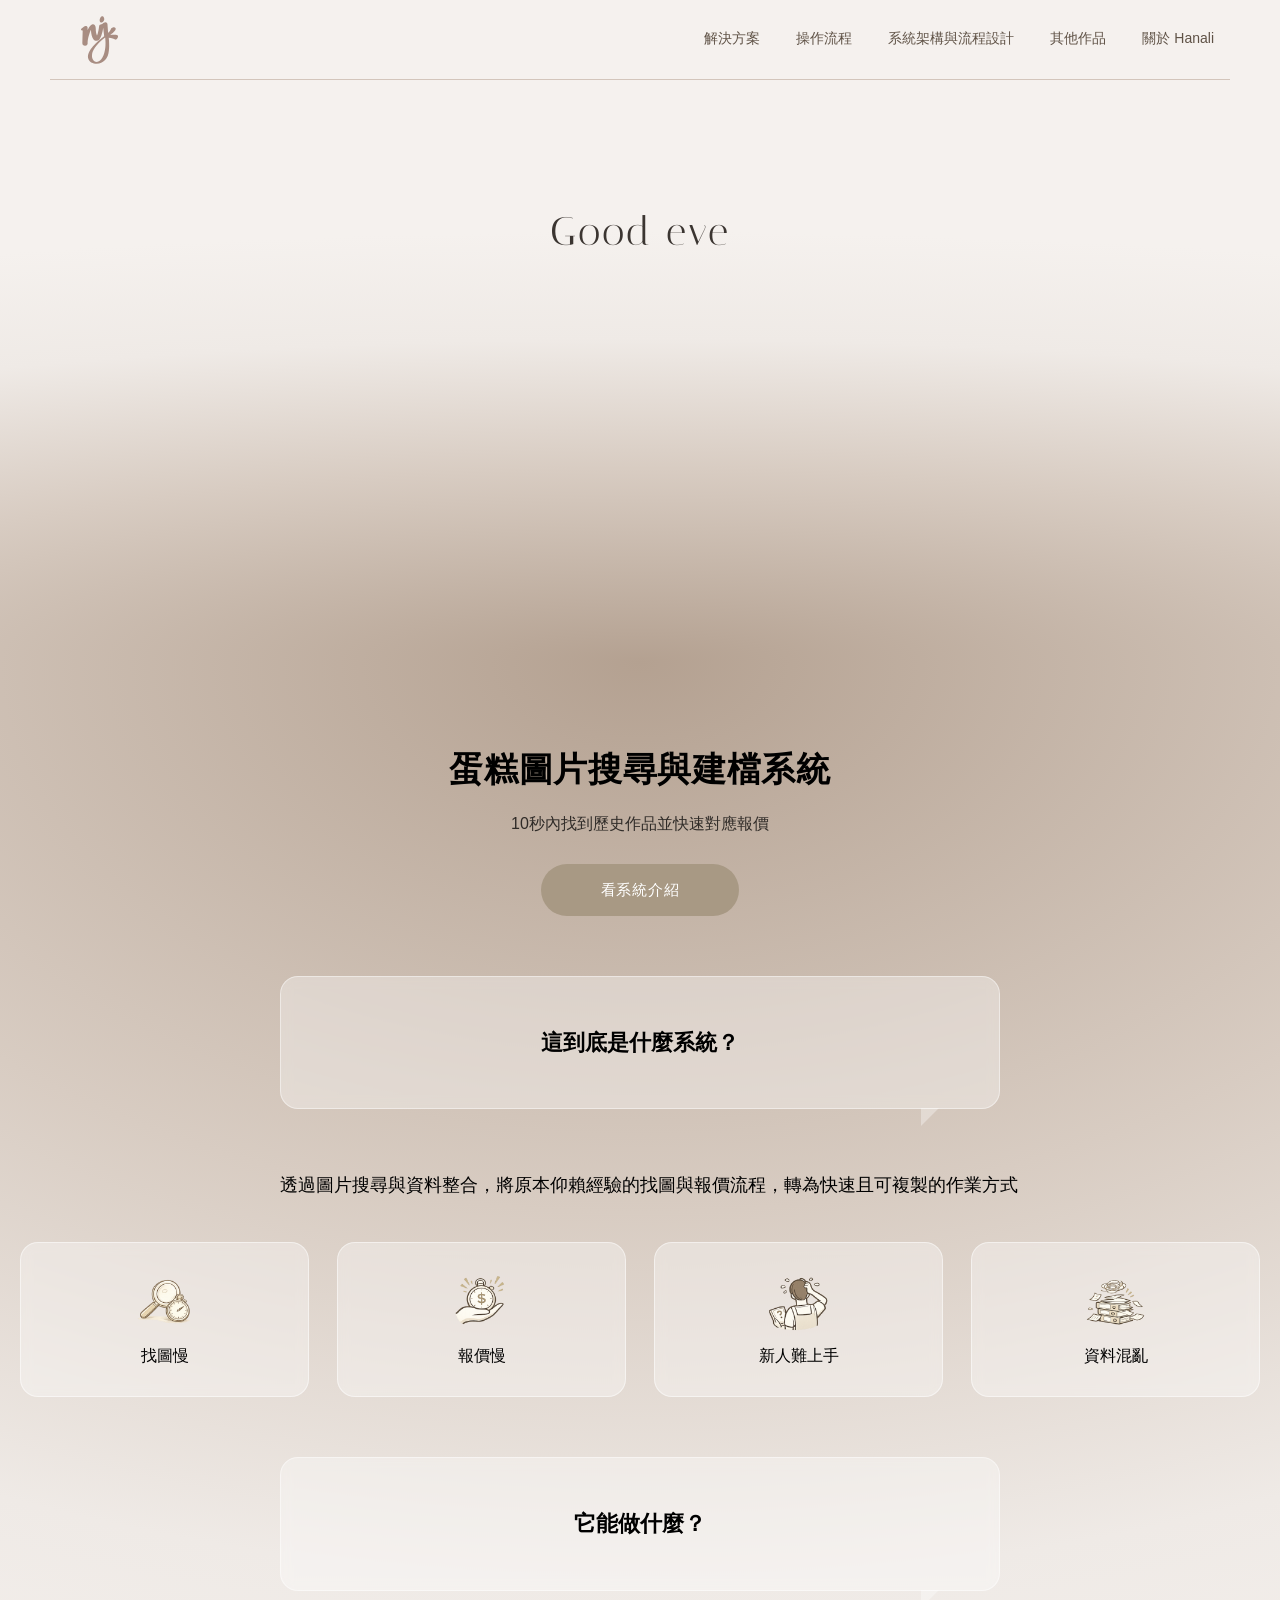
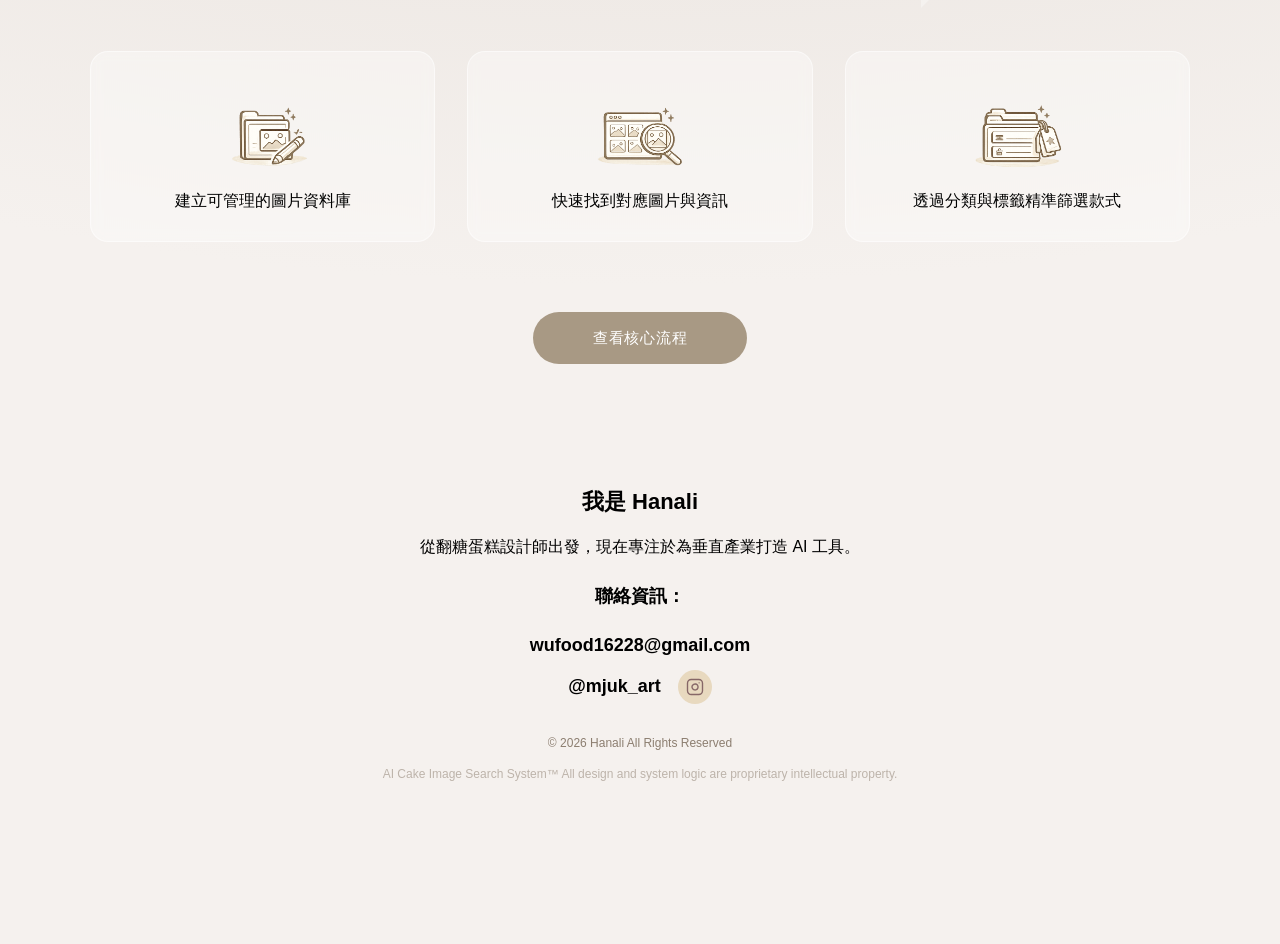
<file: index.html>
<!DOCTYPE html>
<html lang="zh-Hant">
<head>
  <meta charset="UTF-8">
  <meta name="viewport" content="width=device-width, initial-scale=1.0">
  <title>Mjuk-art</title>
  <meta name="description" content="AI蛋糕圖片搜尋與建檔系統，結合圖片比對、標籤分類與報價輔助的實務工具專案作品。">
  <!-- Italiana font -->
  <link rel="icon" type="image/png" href="./assets/images/favicon.png">
<link href="https://fonts.googleapis.com/css2?family=Italiana&display=swap" rel="stylesheet">
  <link rel="stylesheet" href="css/base.css">
  <link rel="stylesheet" href="css/layout.css">
  <link rel="stylesheet" href="css/style.css">
</head>
<body>
  <div id="nav-container"></div>
<!-- ===================== HERO ===================== -->
<section class="hero">
  <h1 id="greeting" class="hero__title"></h1>
  <p id="line1" class="hero__sub fade-target">
  </p>

  <p id="line2" class="hero__desc fade-target">
    我是 Hanali，從產業實務出發，設計並打造真正能解決工作流程問題的 AI 工具
  </p>

  <div class="hero__arrow">
    <img src="./assets/icons/hero__arrow.svg" alt="scroll down">
  </div>
  </section>
  <!-- ================= 系統簡介 ================= -->

<section class="intro">
  <div class="intro__bg"></div>

  <div class="intro__head">
    <h2 class="intro__title">
      蛋糕圖片搜尋與建檔系統
    </h2>

    <p class="intro__sub">10秒內找到歷史作品並快速對應報價</p>

    <a href="system-intro.html" class="btn-primary">
      看系統介紹
    </a>
  </div>


  <!-- 對話框卡片 -->
  <div id="intro-detail" class="intro__bubble">
    <h4>這到底是什麼系統？</h4>
  </div>


  <!-- 說明文字 -->

  <p class="intro__desc">
    透過圖片搜尋與資料整合，將原本仰賴經驗的找圖與報價流程，轉為快速且可複製的作業方式
  </p>
<!-- 上方問題卡片 -->
  <div class="capability-problems">
    <div class="p-card">
      <img src="./assets/icons/problem-search-slow.png">
      <p>找圖慢</p>
    </div>

    <div class="p-card">
      <img src="./assets/icons/problem-time.png">
      <p>報價慢</p>
    </div>

    <div class="p-card">
      <img src="./assets/icons/problem-confused-search.png">
      <p>新人難上手</p>
    </div>

    <div class="p-card">
      <img src="./assets/icons/problem-data-overload.png">
      <p>資料混亂</p>
    </div>
  </div>

  <!-- 中間氣泡標題 -->
  <div id="intro-capability" class="intro__bubble">
    <h4>它能做什麼？</h4>
  </div>


  <!-- 功能卡片 -->
  <div class="capability-features">

    <div class="p-card">
      <span class="icon icon-archive"></span>
      <p>建立可管理的圖片資料庫</p>
    </div>
  
    <div class="p-card">
      <span class="icon icon-search"></span>
      <p>快速找到對應圖片與資訊</p>
    </div>
  
    <div class="p-card">
      <span class="icon icon-tag"></span>
      <p>透過分類與標籤精準篩選款式</p>
    </div>
  </div>

  <!-- 按鈕 -->
  <div class="capability-actions">
    <a href="system-page.html" class="btn-primary">
      查看核心流程
    </a>
  
  </div>
  
  <!-- 關於我 -->
  <div class="capability-about">
    <h3>我是 Hanali</h3>
    <p>
      從翻糖蛋糕設計師出發，現在專注於為垂直產業打造 AI 工具。
    </p>

    <div class="about-contact">
      <div>
        <p> 聯絡資訊：</p>
        <a href="mailto:wufood16228@gmail.com" style="color:inherit;text-decoration:none;">wufood16228@gmail.com</a>
      </div>
      <div style="margin-top:10px;">
        @mjuk_art
        <a class="ig-dot"
        href="https://www.instagram.com/mjuk_art"
        target="_blank"
        ></a>
      </div>
    </div>
  </div>
  <div class="mobile-copyright">
    © 2026 Hanali All Rights Reserved
    </div>
  
    <div class="mobile-ip">
    AI Cake Image Search System™  
    All design and system logic are proprietary intellectual property.
    
    </div>
</section>
<script src="js/layout.js"></script>
<script src="js/main.js"></script>

</body>
</html>
</file>
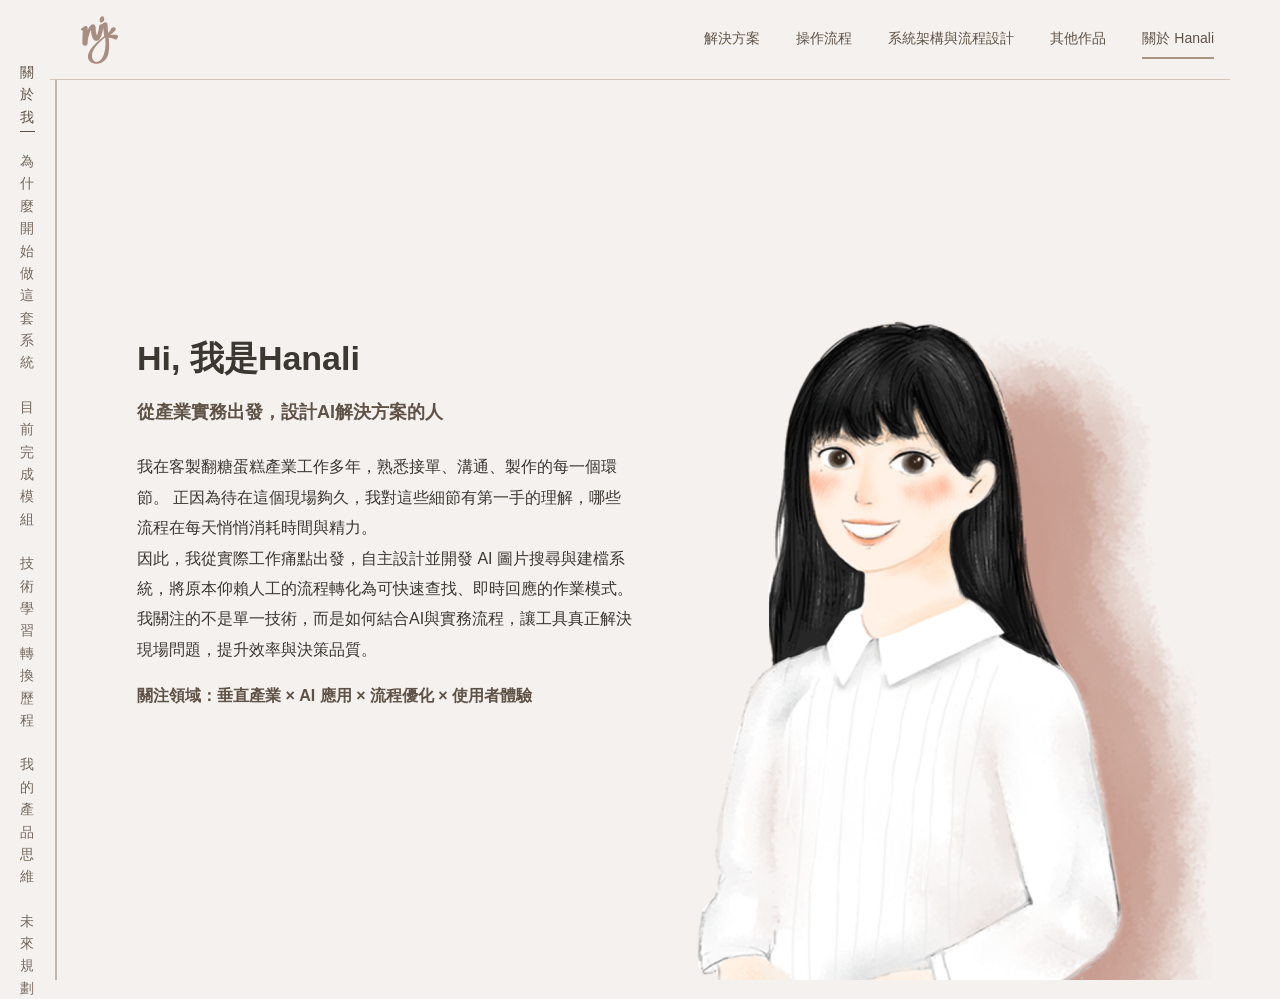
<file: about.html>
<!DOCTYPE html>
<html lang="zh-Hant">
<head>
  <meta charset="UTF-8">
  <meta name="viewport" content="width=device-width, initial-scale=1.0">
  <title>關於我</title>
  <meta name="description" content="AI蛋糕圖片搜尋與建檔系統，結合圖片比對、標籤分類與報價輔助的實務工具專案作品。">
  <link rel="icon" type="image/png" href="./assets/images/favicon.png">
<link href="https://fonts.googleapis.com/css2?family=Italiana&display=swap" rel="stylesheet">
  <link rel="stylesheet" href="css/base.css">
  <link rel="stylesheet" href="css/layout.css">
  <link rel="stylesheet" href="css/about.css">
</head>
<body>
  <div id="nav-container"></div>
<!-- =========================
ABOUT SECTION LAYOUT
========================= -->

<section class="about-page">
  <div class="about-nav">
  <a onclick="loadPage('about')" class="active">關於我</a>
  <a onclick="loadPage('why')">
  為什麼開始做這套系統
  </a>
  <a onclick="loadPage('modules')">
  目前完成模組
  </a>
  <a onclick="loadPage('learning')">
  技術學習轉換歷程
  </a>
  <a onclick="loadPage('thinking')">
  我的產品思維
  </a>
  <a onclick="loadPage('future')">
  未來規劃
  </a>
  </div>

  <div class="about-main"
  id="contentArea">
  </div>
  </section>
  <script src="js/layout.js"></script>
  <script src="js/about.js"></script>
  

</body>
</html>
</file>
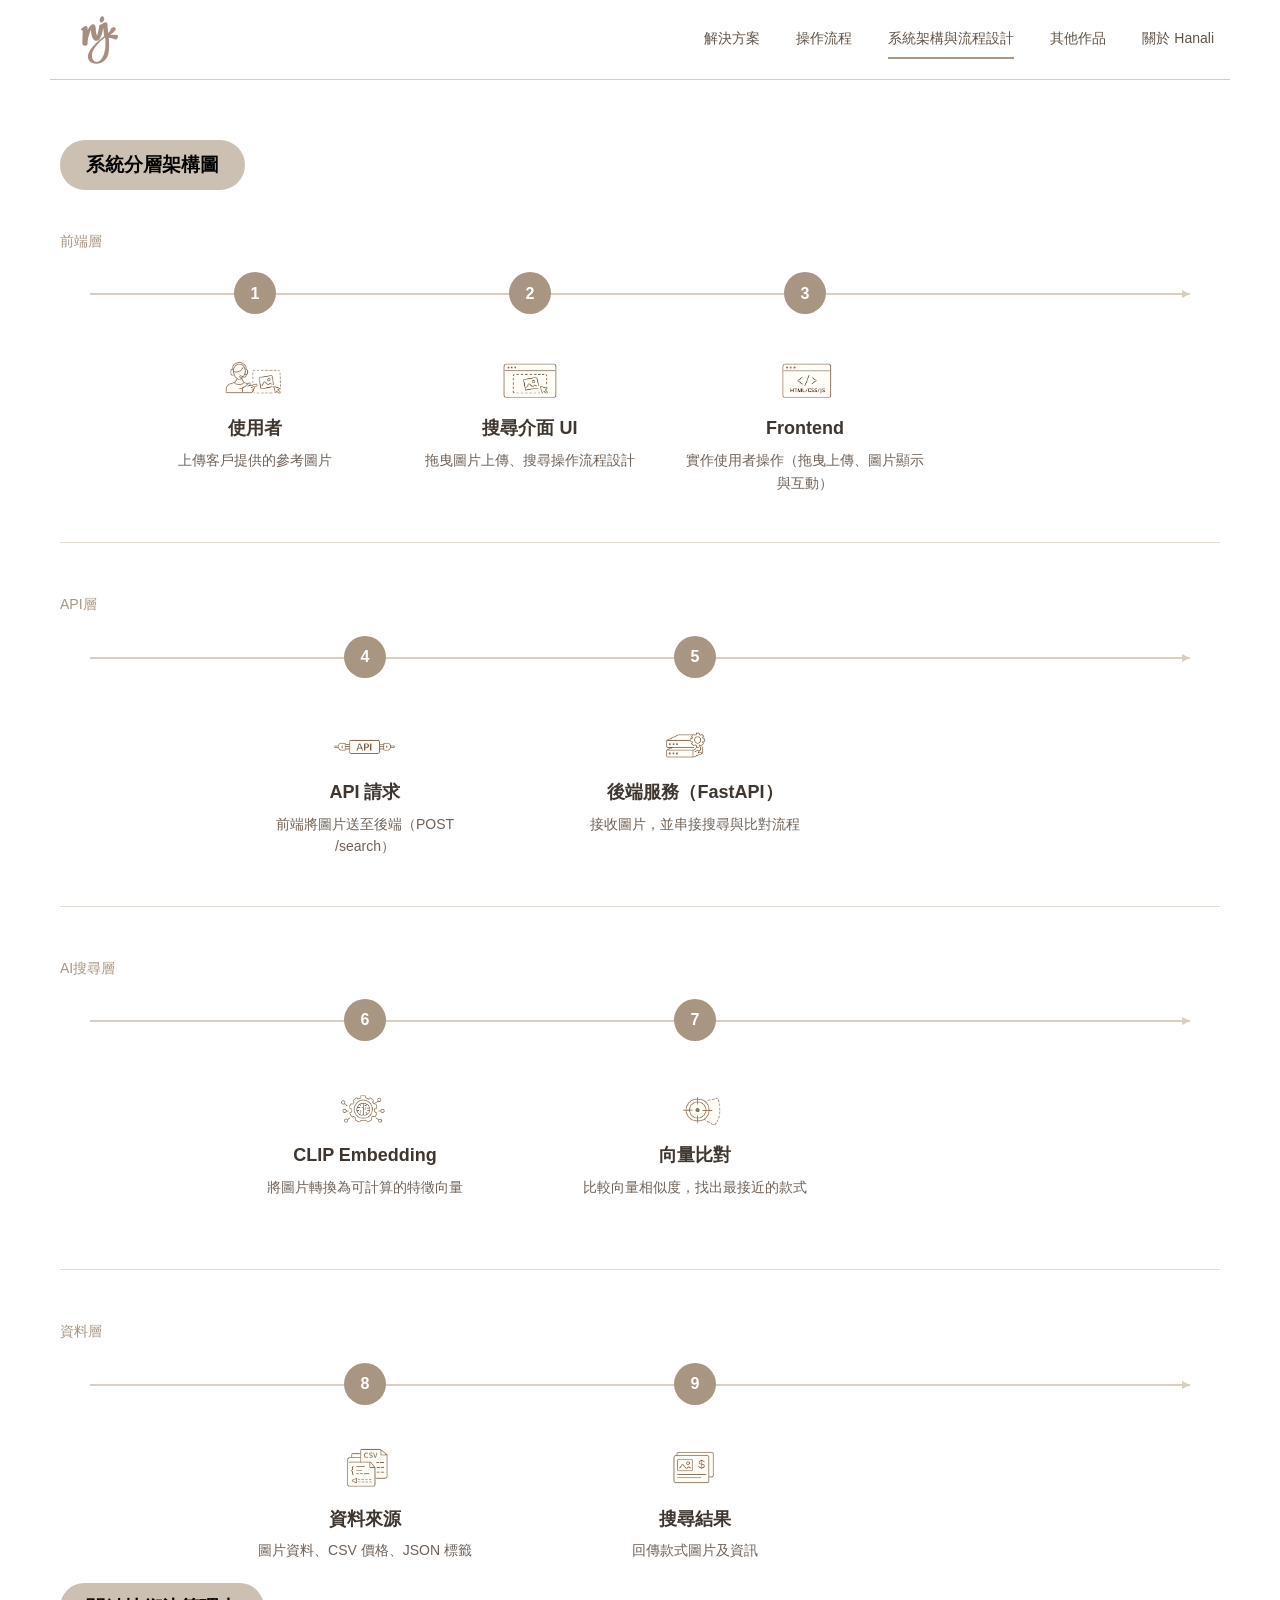
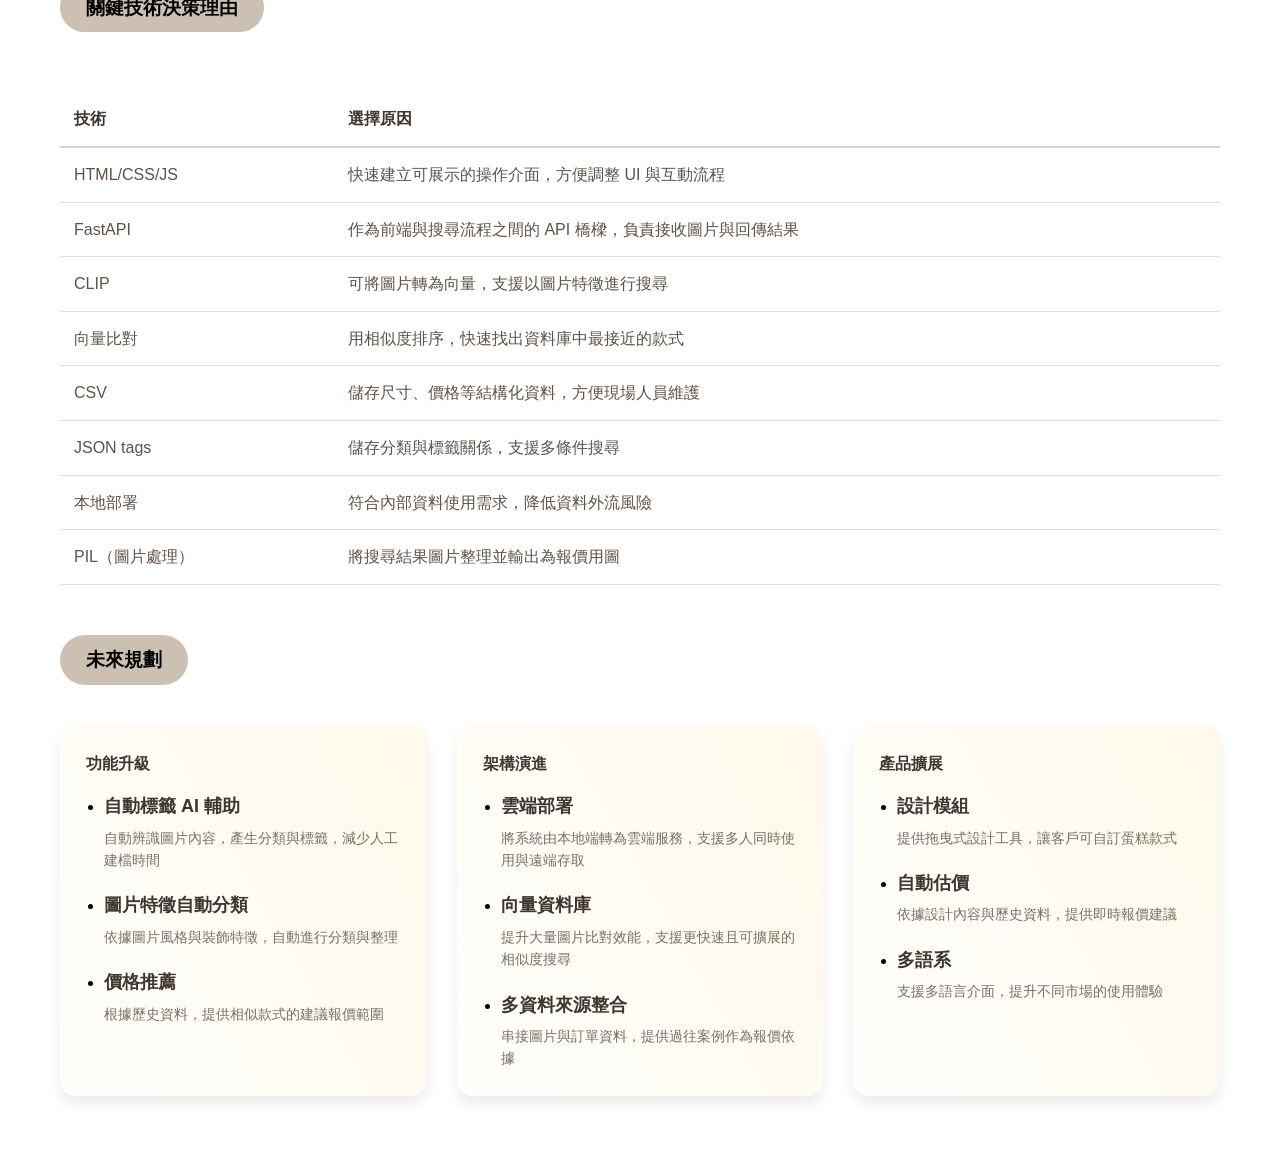
<file: architecture.html>
<!DOCTYPE html>
<html lang="zh-Hant">
<head>
  <meta charset="UTF-8">
  <meta name="viewport" content="width=device-width, initial-scale=1.0">
  <title>系統架構與流程設計</title>
  <meta name="description" content="AI蛋糕圖片搜尋與建檔系統，結合圖片比對、標籤分類與報價輔助的實務工具專案作品。">
  <link rel="icon" type="image/png" href="./assets/images/favicon.png">
<link href="https://fonts.googleapis.com/css2?family=Italiana&display=swap" rel="stylesheet">
  <link rel="stylesheet" href="css/base.css">
  <link rel="stylesheet" href="css/layout.css">
  <link rel="stylesheet" href="css/architecture.css">
</head>
<body>
<div id="nav-container"></div>
<section class="arch">

  <div class="arch-badge">
    <h3>系統分層架構圖</h3></div>
  
  
  <!-- 前端層 -->
  
  <div class="layer-title">前端層</div>
  
  <div class="timeline">
  
  <div class="line"></div>
  
  <div class="step s1">
  <div class="node">1</div>
  <div class="icon icon-user"></div>
  <div class="text">
  <h3>使用者</h3>
  <p>上傳客戶提供的參考圖片</p>
  </div>
  </div>
  
  <div class="step s2">
  <div class="node">2</div>
  <div class="icon icon-upload"></div>
  <div class="text">
  <h3>搜尋介面 UI</h3>
  <p>拖曳圖片上傳、搜尋操作流程設計</p>
  </div>
  </div>
  
  <div class="step s3">
  <div class="node">3</div>
  <div class="icon icon-frontend"></div>
  <div class="text">
  <h3>Frontend</h3>
  <p>實作使用者操作（拖曳上傳、圖片顯示與互動）</p>
  </div>
  </div>
  
  </div>
  
  
  
  <!-- API層 -->
  
  <div class="layer-divider"></div>
  
  <div class="layer-title">API層</div>
  
  <div class="timeline">
  
  <div class="line"></div>
  
  <div class="step s4">
  <div class="node">4</div>
  <div class="icon icon-api"></div>
  <div class="text">
  <h3>API 請求</h3>
  <p>前端將圖片送至後端（POST /search）</p>
  </div>
  </div>
  
  <div class="step s5">
  <div class="node">5</div>
  <div class="icon icon-backend"></div>
  <div class="text">
  <h3>後端服務（FastAPI）</h3>
  <p>接收圖片，並串接搜尋與比對流程</p>
  </div>
  </div>
  
  </div>
  
  
  
  <!-- AI層 -->
  
  <div class="layer-divider"></div>
  
  <div class="layer-title">AI搜尋層</div>
  
  <div class="timeline">
  
  <div class="line"></div>
  
  <div class="step s6">
  <div class="node">6</div>
  <div class="icon icon-clip"></div>
  <div class="text">
  <h3>CLIP Embedding</h3>
  <p>將圖片轉換為可計算的特徵向量</p>
  </div>
  </div>
  
  <div class="step s7">
  <div class="node">7</div>
  <div class="icon icon-vector"></div>
  <div class="text">
  <h3>向量比對</h3>
  <p>比較向量相似度，找出最接近的款式</p>
  </div>
  </div>
  
  </div>
  
  
  
  <!-- 資料層 -->
  
  <div class="layer-divider"></div>
  
  <div class="layer-title">資料層</div>
  
  <div class="timeline">
  
  <div class="line"></div>
  
  <div class="step s8">
  <div class="node">8</div>
  <div class="icon icon-csv"></div>
  <div class="text">
  <h3>資料來源</h3>
  <p>圖片資料、CSV 價格、JSON 標籤</p>
  </div>
  </div>
  
  <div class="step s9">
  <div class="node">9</div>
  <div class="icon icon-result"></div>
  <div class="text">
  <h3>搜尋結果</h3>
  <p>回傳款式圖片及資訊</p>
  </div>
  </div>
  
  </div>
  <div class="arch-badge">
    <h3>關鍵技術決策理由</h3></div>
  
  <table class="tech-table">
  
  <tr>
  <th>技術</th>
  <th>選擇原因</th>
  </tr>
  
  <tr>
  <td>HTML/CSS/JS</td>
  <td>快速建立可展示的操作介面，方便調整 UI 與互動流程</td>
  </tr>
  
  <tr>
  <td>FastAPI</td>
  <td>作為前端與搜尋流程之間的 API 橋樑，負責接收圖片與回傳結果</td>
  </tr>
  
  <tr>
  <td>CLIP</td>
  <td>可將圖片轉為向量，支援以圖片特徵進行搜尋</td>
  </tr>

  <tr>
    <td>向量比對</td>
    <td>用相似度排序，快速找出資料庫中最接近的款式</td>
    </tr>
  
  <tr>
  <td>CSV</td>
  <td>儲存尺寸、價格等結構化資料，方便現場人員維護</td>
  </tr>
  
  <tr>
  <td>JSON tags</td>
  <td>儲存分類與標籤關係，支援多條件搜尋</td>
  </tr>
  
  <tr>
  <td>本地部署</td>
  <td>符合內部資料使用需求，降低資料外流風險</td>
  </tr>
  
  <tr>
  <td>PIL（圖片處理）</td>
  <td>將搜尋結果圖片整理並輸出為報價用圖</td>
  </tr>
  
  </table>
  
  
  <div class="arch-badge">
    <h3>未來規劃</h3></div>
  
  <div class="future-row">
  
  <div class="future-card">
  
  <h3>功能升級</h3>
  <ul class="feature-list">
    <li>
      <div class="title">自動標籤 AI 輔助</div>
      <div class="desc">
        自動辨識圖片內容，產生分類與標籤，減少人工建檔時間
      </div>
    </li>
  
    <li>
      <div class="title">圖片特徵自動分類</div>
      <div class="desc">
        依據圖片風格與裝飾特徵，自動進行分類與整理
      </div>
    </li>
  
    <li>
      <div class="title">價格推薦</div>
      <div class="desc">
        根據歷史資料，提供相似款式的建議報價範圍
      </div>
    </li>
  </ul>
  
  </div>
  
  
  <div class="future-card">
  
  <h3>架構演進</h3>
  
  <ul class="feature-list">
    <li>
      <div class="title">雲端部署</div>
      <div class="desc">
        將系統由本地端轉為雲端服務，支援多人同時使用與遠端存取
      </div>
    </li>
  
    <li>
      <div class="title">向量資料庫</div>
      <div class="desc">
        提升大量圖片比對效能，支援更快速且可擴展的相似度搜尋
      </div>
    </li>
  
    <li>
      <div class="title">多資料來源整合</div>
      <div class="desc">
        串接圖片與訂單資料，提供過往案例作為報價依據
      </div>
    </li>
  </ul>
  
  </div>
  
  
  <div class="future-card">
  
  <h3>產品擴展</h3>
  
  <ul class="feature-list">
    <li>
      <div class="title">設計模組</div>
      <div class="desc">
        提供拖曳式設計工具，讓客戶可自訂蛋糕款式
      </div>
    </li>
  
    <li>
      <div class="title">自動估價</div>
      <div class="desc">
        依據設計內容與歷史資料，提供即時報價建議
      </div>
    </li>
  
    <li>
      <div class="title">多語系</div>
      <div class="desc">
        支援多語言介面，提升不同市場的使用體驗
      </div>
    </li>
  </ul>
  
  </div>
  
  </div>
  </section>
  <script src="js/layout.js"></script>
</body>
</html>
</file>
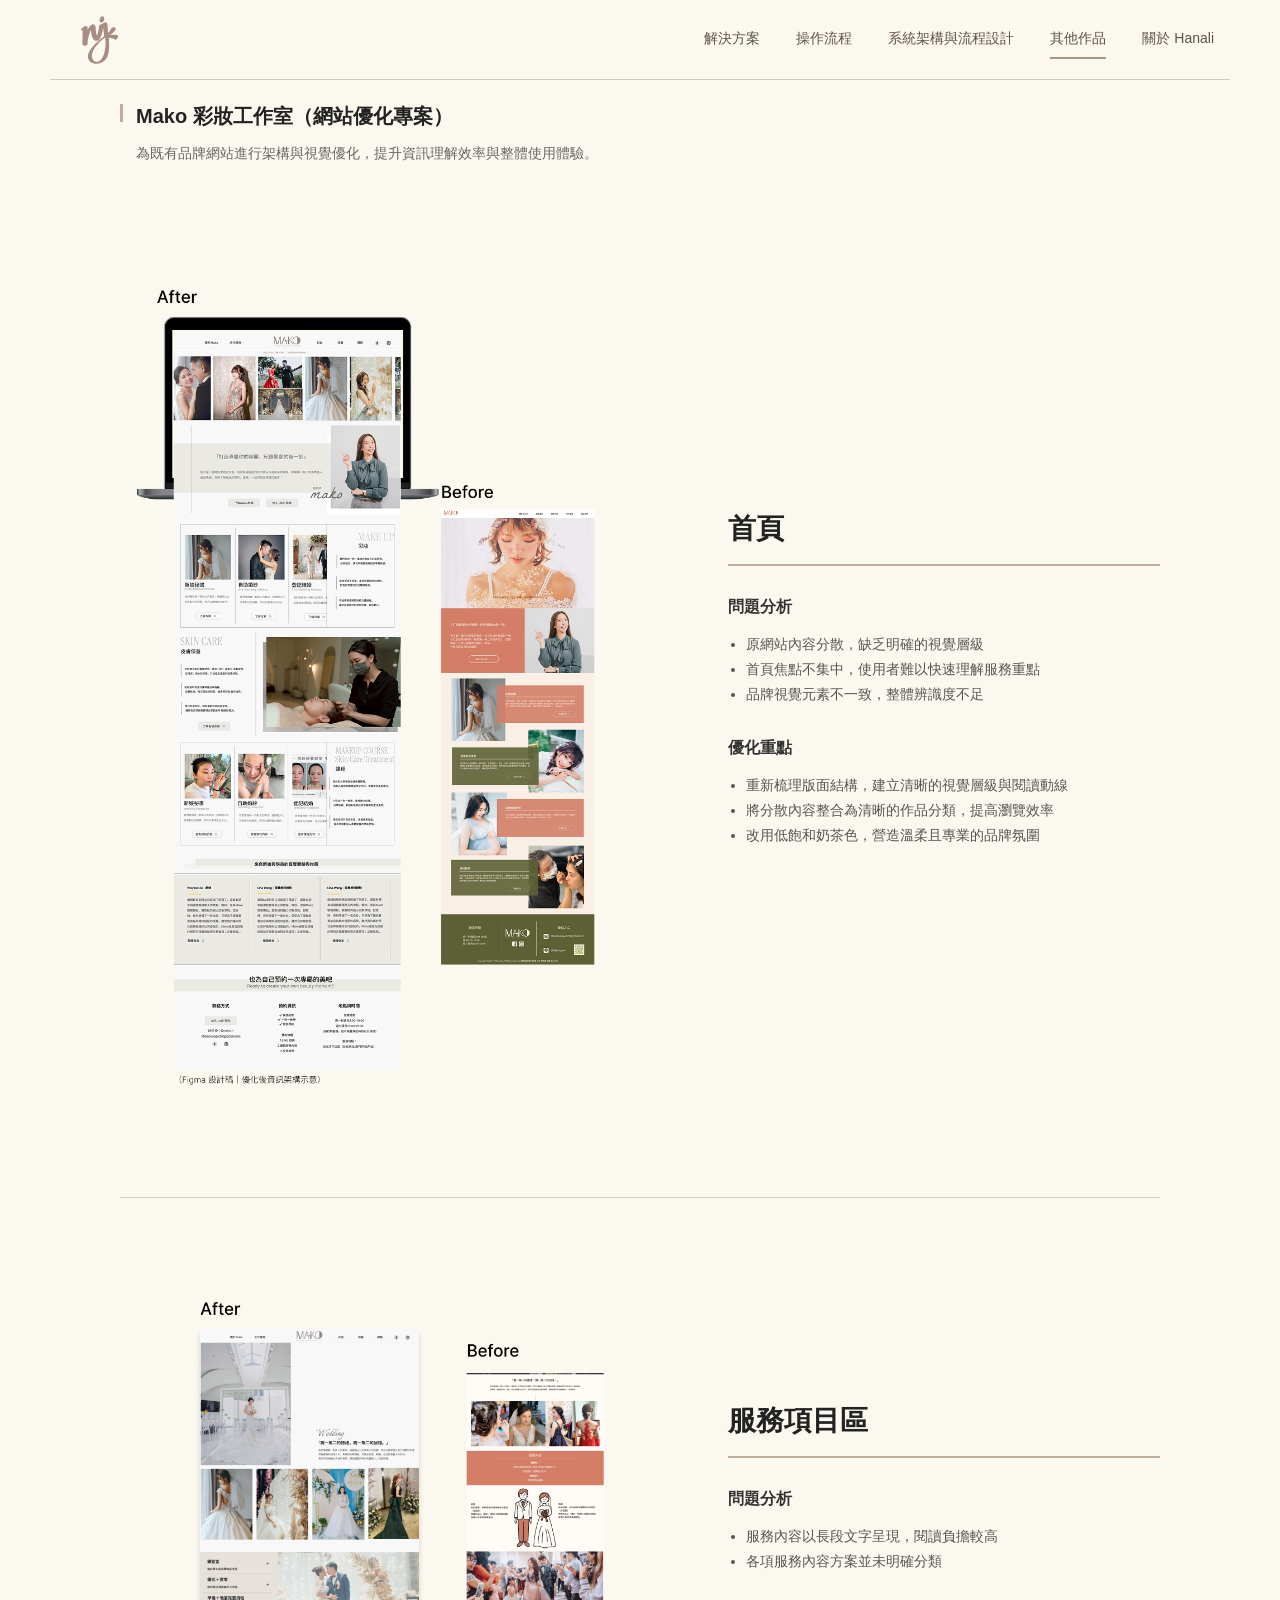
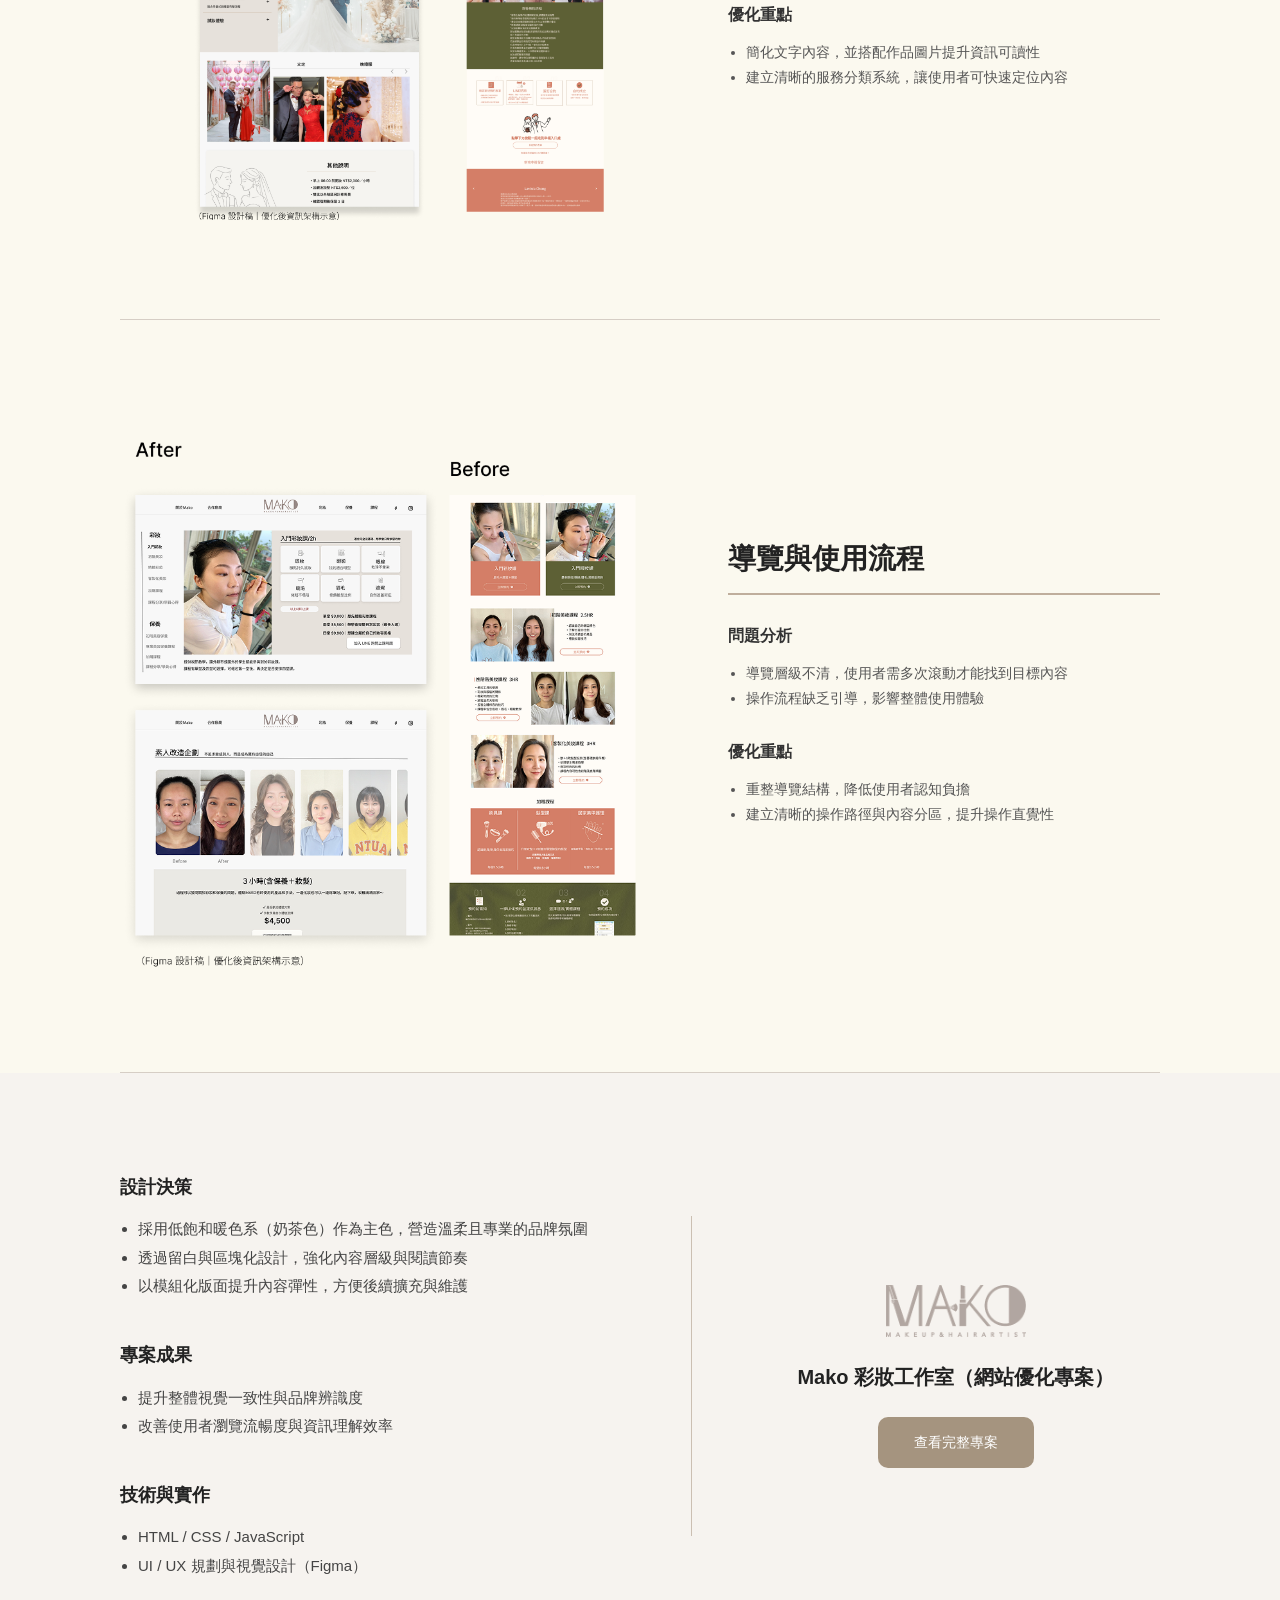
<file: other.html>
<!DOCTYPE html>
<html lang="zh-Hant">
<head>
  <meta charset="UTF-8" />
  <meta name="viewport" content="width=device-width, initial-scale=1.0" />
  <title>系統總覽</title>
  <link rel="icon" type="image/png" href="./assets/images/favicon.png">
  <link rel="stylesheet" href="css/base.css" />
  <link rel="stylesheet" href="css/layout.css">
  <link rel="stylesheet" href="css/other.css" />
</head>
<body>
  <div id="nav-container"></div>

  <!-- =========================
案例標題區（上方）
========================= -->
<div class="case-header">
  <h3 class="case-project-title">
    Mako 彩妝工作室（網站優化專案）
  </h3>
  <p class="case-project-desc">
    為既有品牌網站進行架構與視覺優化，提升資訊理解效率與整體使用體驗。
  </p>
</div>
<!-- =========================
SECTION：案例 Before / After
========================= -->
<section class="case-section">

  <!-- 左側：圖片區 -->
  <div class="case-visual">

    <!-- After（主圖） -->
    <div class="after-block">
      <img src="./assets/images/other01.png" alt="首頁比對">
    </div>

  </div>

  <!-- 右側：文字區 -->
  <div class="case-content">

    <h2 class="case-title">首頁</h2>

    <div class="case-divider"></div>

    <div class="case-text">
      <h4>問題分析</h4>
      <ul>
        <li>原網站內容分散，缺乏明確的視覺層級</li>
        <li>首頁焦點不集中，使用者難以快速理解服務重點</li>
        <li>品牌視覺元素不一致，整體辨識度不足</li>
      </ul>

      <h4>優化重點</h4>
      <ul>
        <li>重新梳理版面結構，建立清晰的視覺層級與閱讀動線</li>
        <li>將分散內容整合為清晰的作品分類，提高瀏覽效率</li>
        <li>改用低飽和奶茶色，營造溫柔且專業的品牌氛圍</li>
      </ul>
    </div>

  </div>

</section>

<!-- =========================
SECTION：服務項目
========================= -->
<section class="case-section">

  <!-- 左側：圖片區 -->
  <div class="case-visual">

    <!-- After（主圖） -->
    <div class="after-block">
      <img src="./assets/images/other02.png" alt="服務項目比對">
    </div>

  </div>

  <!-- 右側：文字區 -->
  <div class="case-content">

    <h2 class="case-title">服務項目區</h2>

    <div class="case-divider"></div>

    <div class="case-text">
      <h4>問題分析</h4>
      <ul>
        <li>服務內容以長段文字呈現，閱讀負擔較高</li>
        <li>各項服務內容方案並未明確分類</li>
      </ul>

      <h4>優化重點</h4>
      <ul>
        <li>簡化文字內容，並搭配作品圖片提升資訊可讀性</li>
        <li>建立清晰的服務分類系統，讓使用者可快速定位內容</li>
      </ul>
    </div>

  </div>

</section>
<!-- =========================
SECTION：導覽與使用流程
========================= -->
<section class="case-section">

  <!-- 左側：圖片區 -->
  <div class="case-visual">

    <!-- After（主圖） -->
    <div class="after-block">
      <img src="./assets/images/other03.png" alt="使用流程">
    </div>

  </div>

  <!-- 右側：文字區 -->
  <div class="case-content">

    <h2 class="case-title">導覽與使用流程</h2>

    <div class="case-divider"></div>

    <div class="case-text">
      <h4>問題分析</h4>
      <ul>
        <li>導覽層級不清，使用者需多次滾動才能找到目標內容</li>
        <li>操作流程缺乏引導，影響整體使用體驗</li>
      </ul>

      <h4>優化重點</h4>
      <ul>
        <li>重整導覽結構，降低使用者認知負擔</li>
        <li>建立清晰的操作路徑與內容分區，提升操作直覺性</li>
      </ul>
    </div>

  </div>

</section>
<!-- =========================
SECTION：設計決策 / 專案資訊
========================= -->
<section class="decision-section">

  <!-- 左側內容 -->
  <div class="decision-left">

    <div class="block">
      <h3>設計決策</h3>
      <ul>
        <li>採用低飽和暖色系（奶茶色）作為主色，營造溫柔且專業的品牌氛圍</li>
        <li>透過留白與區塊化設計，強化內容層級與閱讀節奏</li>
        <li>以模組化版面提升內容彈性，方便後續擴充與維護</li>
      </ul>
    </div>

    <div class="block">
      <h3>專案成果</h3>
      <ul>
        <li>提升整體視覺一致性與品牌辨識度</li>
        <li>改善使用者瀏覽流暢度與資訊理解效率</li>
      </ul>
    </div>

    <div class="block">
      <h3>技術與實作</h3>
      <ul>
        <li>HTML / CSS / JavaScript</li>
        <li>UI / UX 規劃與視覺設計（Figma）</li>
      </ul>
    </div>

  </div>

  <!-- 中間分隔線 -->
  <div class="decision-divider"></div>

  <!-- 右側 -->
  <div class="decision-right">

    <img src="./assets/images/mako.png" alt="Mako Logo" class="decision-logo">

    <h3 class="decision-title">
      Mako 彩妝工作室（網站優化專案）
    </h3>

    <a href="https://stupendous-monstera-58d76c.netlify.app/" target="_blank" class="decision-btn">查看完整專案</a>

  </div>

</section>
  <script src="js/layout.js"></script>
</body>
</html>
</file>
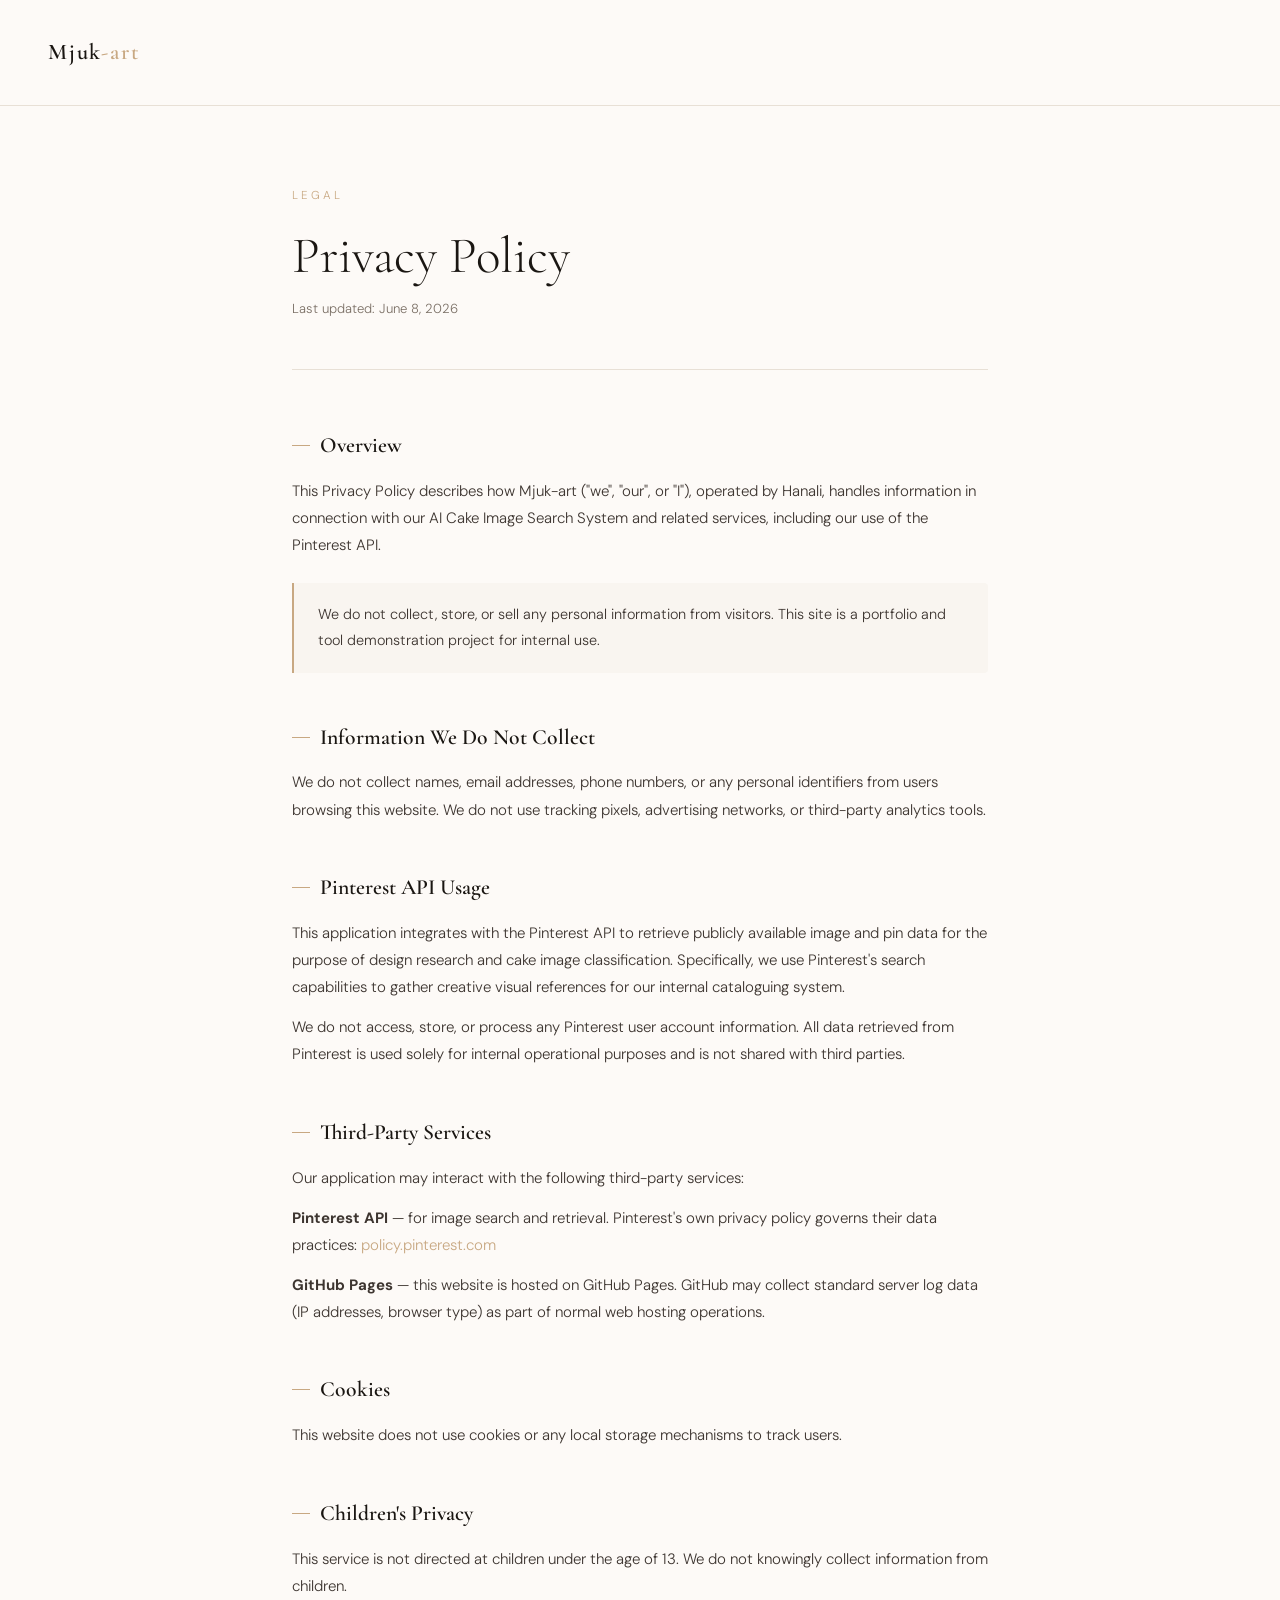
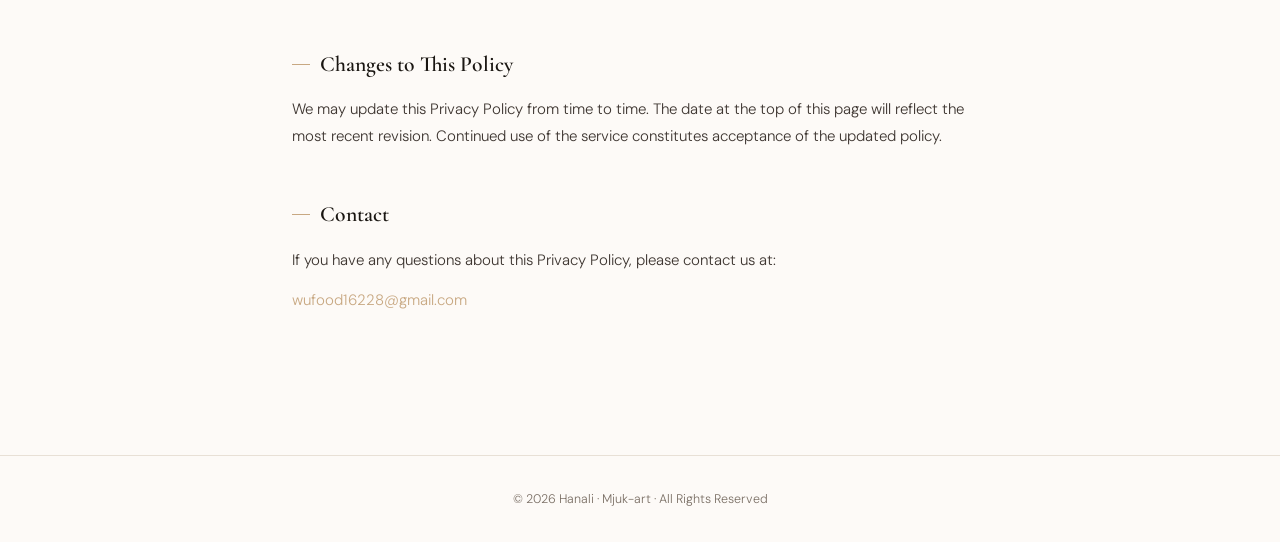
<file: privacy.html>
<!DOCTYPE html>
<html lang="zh-TW">
<head>
  <meta charset="UTF-8" />
  <meta name="viewport" content="width=device-width, initial-scale=1.0" />
  <title>Privacy Policy — Mjuk-art</title>
  <link href="https://fonts.googleapis.com/css2?family=Cormorant+Garamond:wght@300;400;600&family=DM+Sans:wght@300;400&display=swap" rel="stylesheet" />
  <style>
    *, *::before, *::after { box-sizing: border-box; margin: 0; padding: 0; }

    :root {
      --cream: #f9f5f0;
      --warm-white: #fdfaf7;
      --ink: #1a1612;
      --muted: #7a6f65;
      --accent: #c8a882;
      --border: #e8e0d6;
    }

    body {
      background: var(--warm-white);
      color: var(--ink);
      font-family: 'DM Sans', sans-serif;
      font-weight: 300;
      line-height: 1.8;
      min-height: 100vh;
    }

    header {
      border-bottom: 1px solid var(--border);
      padding: 2rem 3rem;
      display: flex;
      justify-content: space-between;
      align-items: center;
    }

    .logo {
      font-family: 'Cormorant Garamond', serif;
      font-size: 1.4rem;
      font-weight: 600;
      letter-spacing: 0.08em;
      color: var(--ink);
      text-decoration: none;
    }

    .logo span {
      color: var(--accent);
    }

    main {
      max-width: 760px;
      margin: 0 auto;
      padding: 5rem 2rem 6rem;
    }

    .page-label {
      font-size: 0.72rem;
      letter-spacing: 0.25em;
      text-transform: uppercase;
      color: var(--accent);
      margin-bottom: 1.2rem;
    }

    h1 {
      font-family: 'Cormorant Garamond', serif;
      font-size: clamp(2.2rem, 5vw, 3.2rem);
      font-weight: 300;
      line-height: 1.2;
      color: var(--ink);
      margin-bottom: 0.6rem;
    }

    .updated {
      font-size: 0.82rem;
      color: var(--muted);
      margin-bottom: 3.5rem;
      padding-bottom: 3rem;
      border-bottom: 1px solid var(--border);
    }

    section {
      margin-bottom: 2.8rem;
    }

    h2 {
      font-family: 'Cormorant Garamond', serif;
      font-size: 1.35rem;
      font-weight: 600;
      color: var(--ink);
      margin-bottom: 0.8rem;
      display: flex;
      align-items: center;
      gap: 0.6rem;
    }

    h2::before {
      content: '';
      display: inline-block;
      width: 18px;
      height: 1px;
      background: var(--accent);
    }

    p {
      color: #3d3530;
      font-size: 0.94rem;
      margin-bottom: 0.8rem;
    }

    a {
      color: var(--accent);
      text-decoration: none;
      border-bottom: 1px solid transparent;
      transition: border-color 0.2s;
    }

    a:hover {
      border-bottom-color: var(--accent);
    }

    .highlight-box {
      background: var(--cream);
      border-left: 2px solid var(--accent);
      padding: 1.2rem 1.5rem;
      margin: 1.5rem 0;
      border-radius: 0 4px 4px 0;
    }

    .highlight-box p {
      margin: 0;
      font-size: 0.9rem;
    }

    footer {
      border-top: 1px solid var(--border);
      padding: 2rem 3rem;
      text-align: center;
      font-size: 0.78rem;
      color: var(--muted);
    }
  </style>
</head>
<body>

  <header>
    <a class="logo" href="./index.html">Mjuk<span>-art</span></a>
  </header>

  <main>
    <p class="page-label">Legal</p>
    <h1>Privacy Policy</h1>
    <p class="updated">Last updated: June 8, 2026</p>

    <section>
      <h2>Overview</h2>
      <p>
        This Privacy Policy describes how Mjuk-art ("we", "our", or "I"), operated by Hanali, handles information in connection with our AI Cake Image Search System and related services, including our use of the Pinterest API.
      </p>
      <div class="highlight-box">
        <p>We do not collect, store, or sell any personal information from visitors. This site is a portfolio and tool demonstration project for internal use.</p>
      </div>
    </section>

    <section>
      <h2>Information We Do Not Collect</h2>
      <p>We do not collect names, email addresses, phone numbers, or any personal identifiers from users browsing this website. We do not use tracking pixels, advertising networks, or third-party analytics tools.</p>
    </section>

    <section>
      <h2>Pinterest API Usage</h2>
      <p>
        This application integrates with the Pinterest API to retrieve publicly available image and pin data for the purpose of design research and cake image classification. Specifically, we use Pinterest's search capabilities to gather creative visual references for our internal cataloguing system.
      </p>
      <p>
        We do not access, store, or process any Pinterest user account information. All data retrieved from Pinterest is used solely for internal operational purposes and is not shared with third parties.
      </p>
    </section>

    <section>
      <h2>Third-Party Services</h2>
      <p>
        Our application may interact with the following third-party services:
      </p>
      <p><strong>Pinterest API</strong> — for image search and retrieval. Pinterest's own privacy policy governs their data practices: <a href="https://policy.pinterest.com/en/privacy-policy" target="_blank">policy.pinterest.com</a></p>
      <p><strong>GitHub Pages</strong> — this website is hosted on GitHub Pages. GitHub may collect standard server log data (IP addresses, browser type) as part of normal web hosting operations.</p>
    </section>

    <section>
      <h2>Cookies</h2>
      <p>This website does not use cookies or any local storage mechanisms to track users.</p>
    </section>

    <section>
      <h2>Children's Privacy</h2>
      <p>This service is not directed at children under the age of 13. We do not knowingly collect information from children.</p>
    </section>

    <section>
      <h2>Changes to This Policy</h2>
      <p>We may update this Privacy Policy from time to time. The date at the top of this page will reflect the most recent revision. Continued use of the service constitutes acceptance of the updated policy.</p>
    </section>

    <section>
      <h2>Contact</h2>
      <p>If you have any questions about this Privacy Policy, please contact us at:</p>
      <p><a href="mailto:wufood16228@gmail.com">wufood16228@gmail.com</a></p>
    </section>

  </main>

  <footer>
    © 2026 Hanali · Mjuk-art · All Rights Reserved
  </footer>

</body>
</html>
</file>
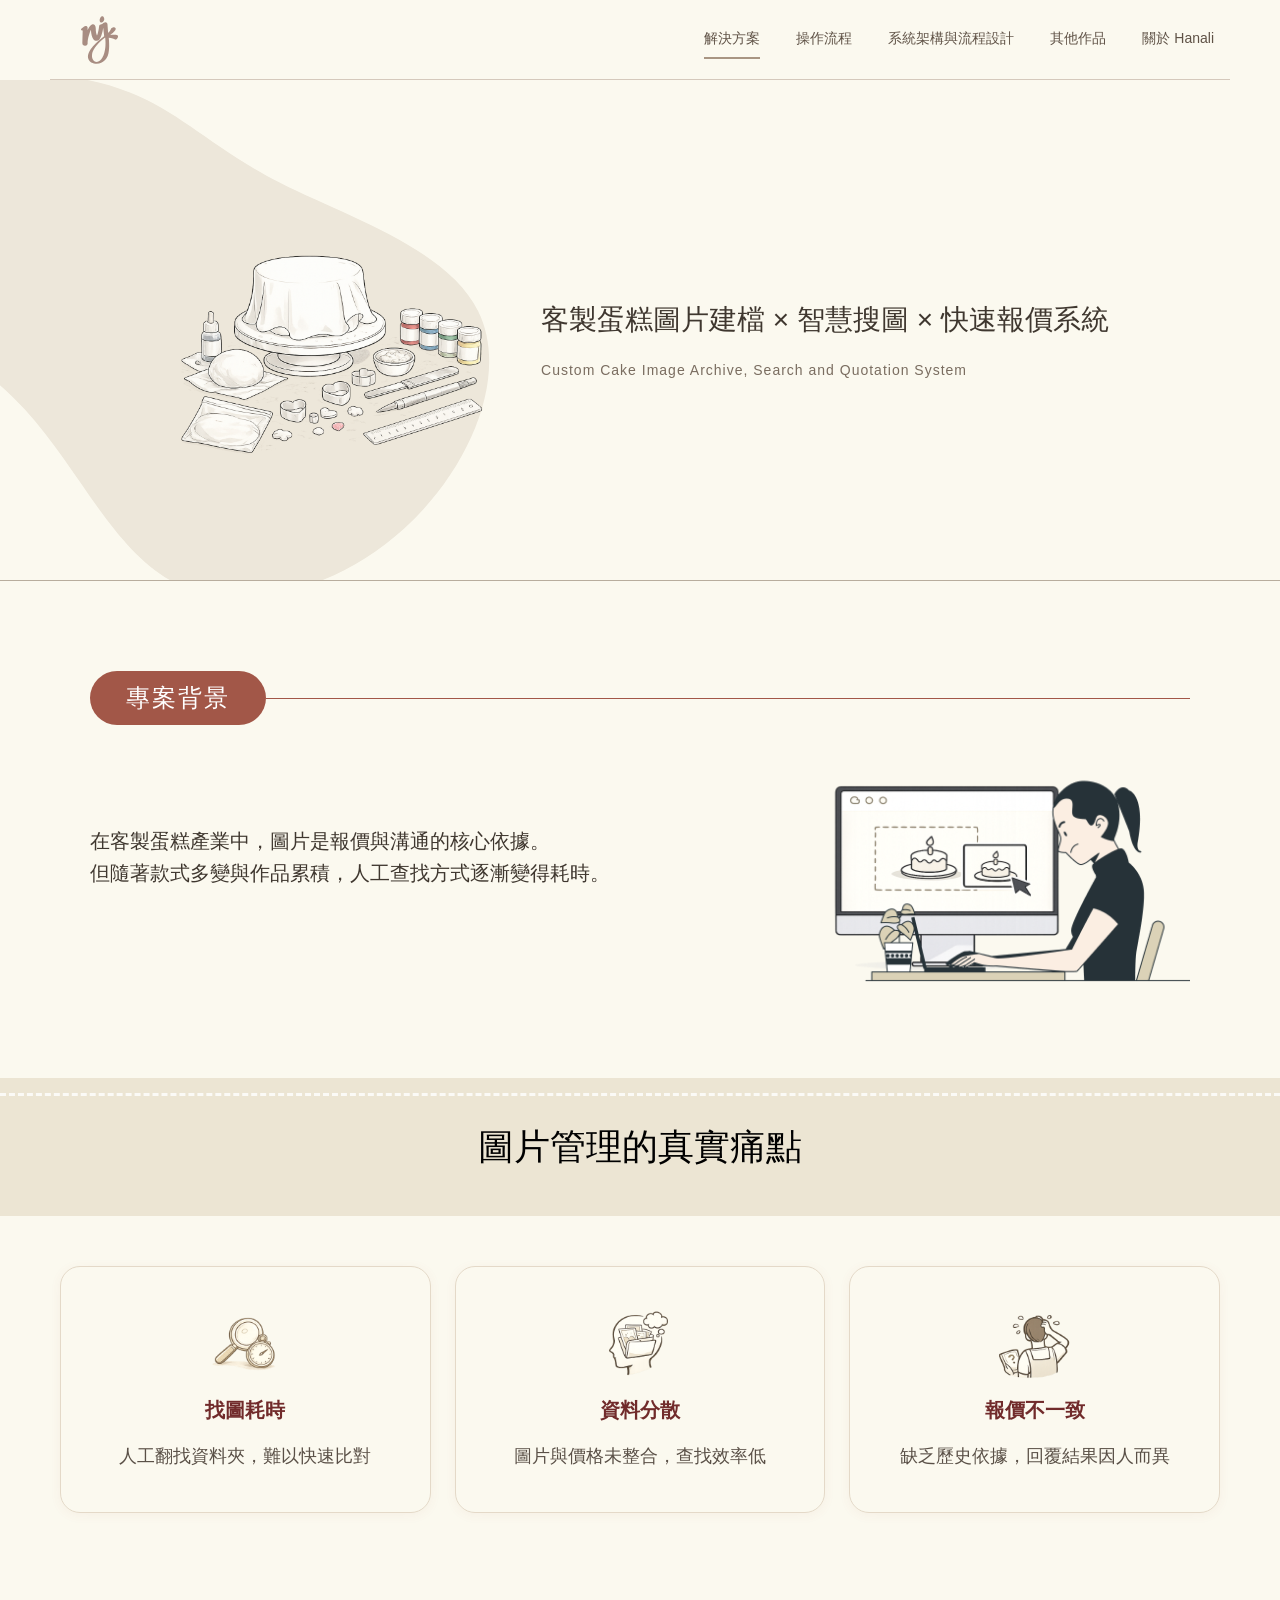
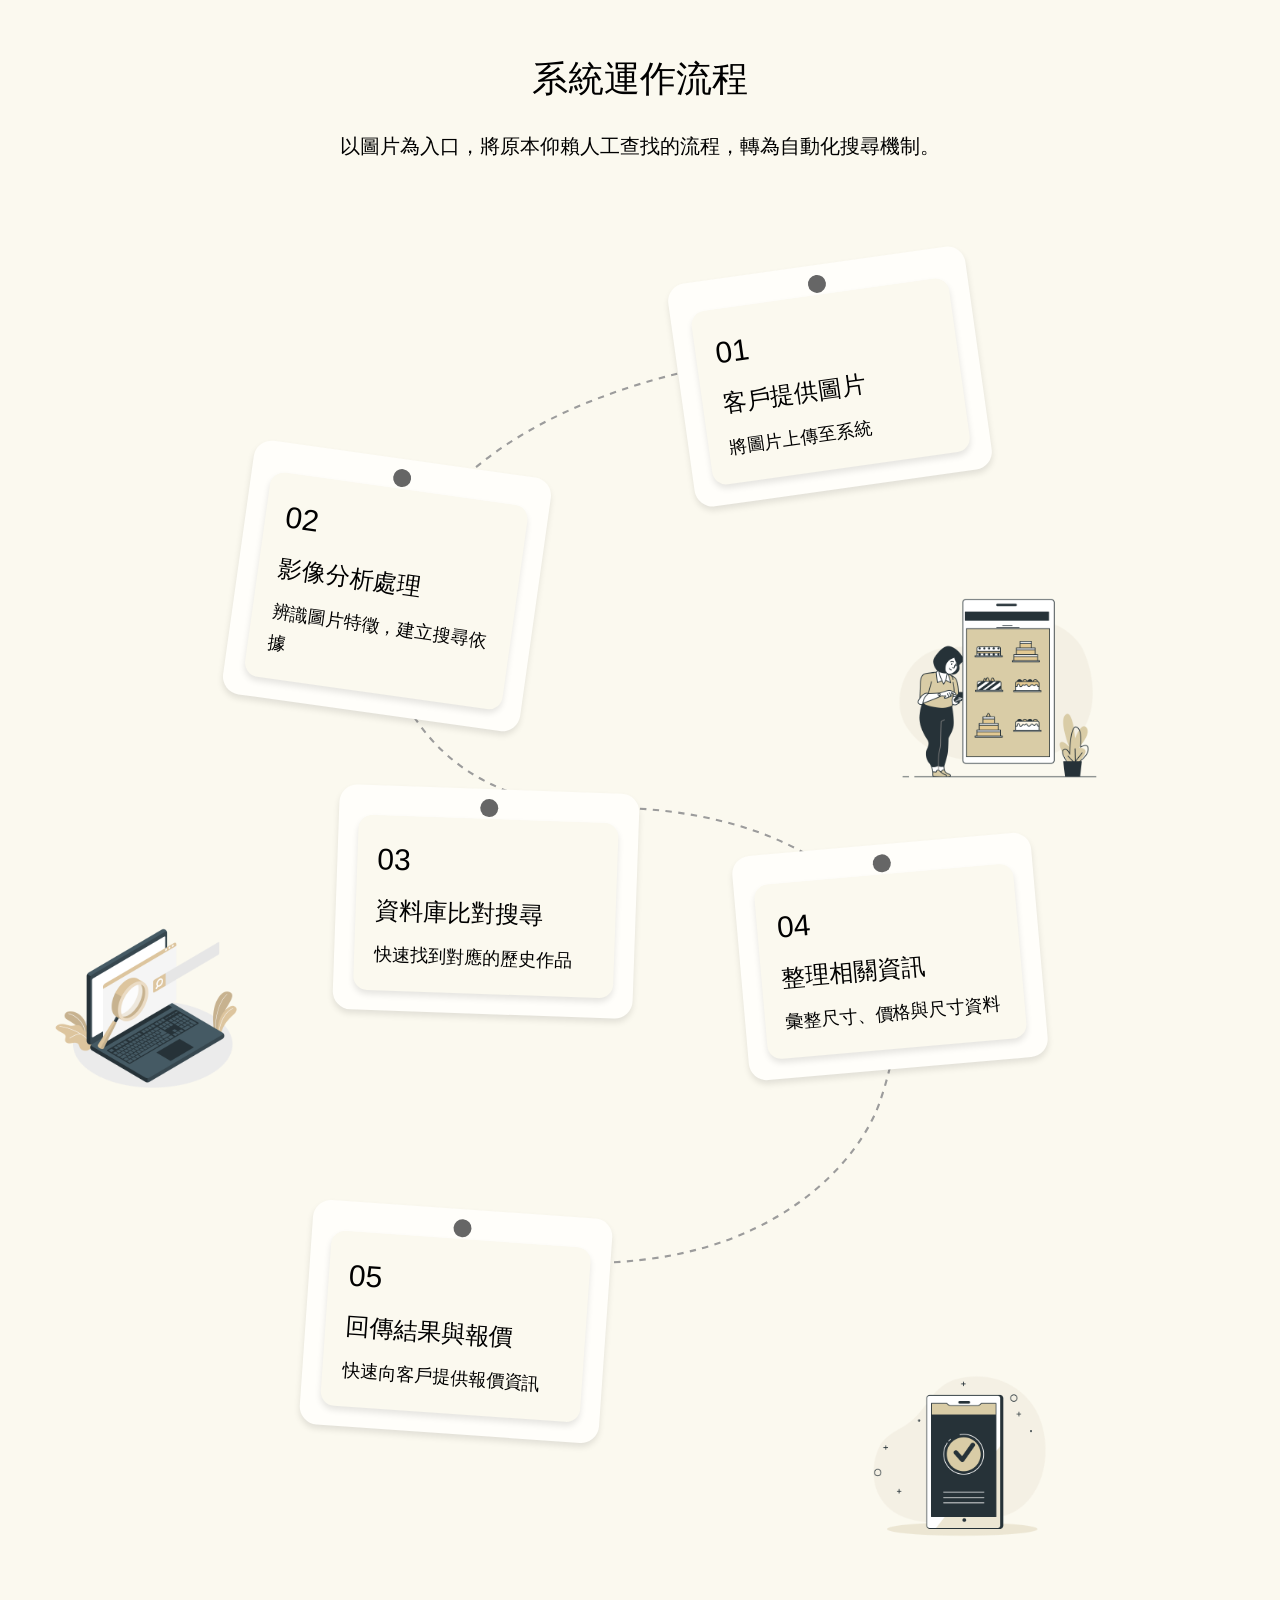
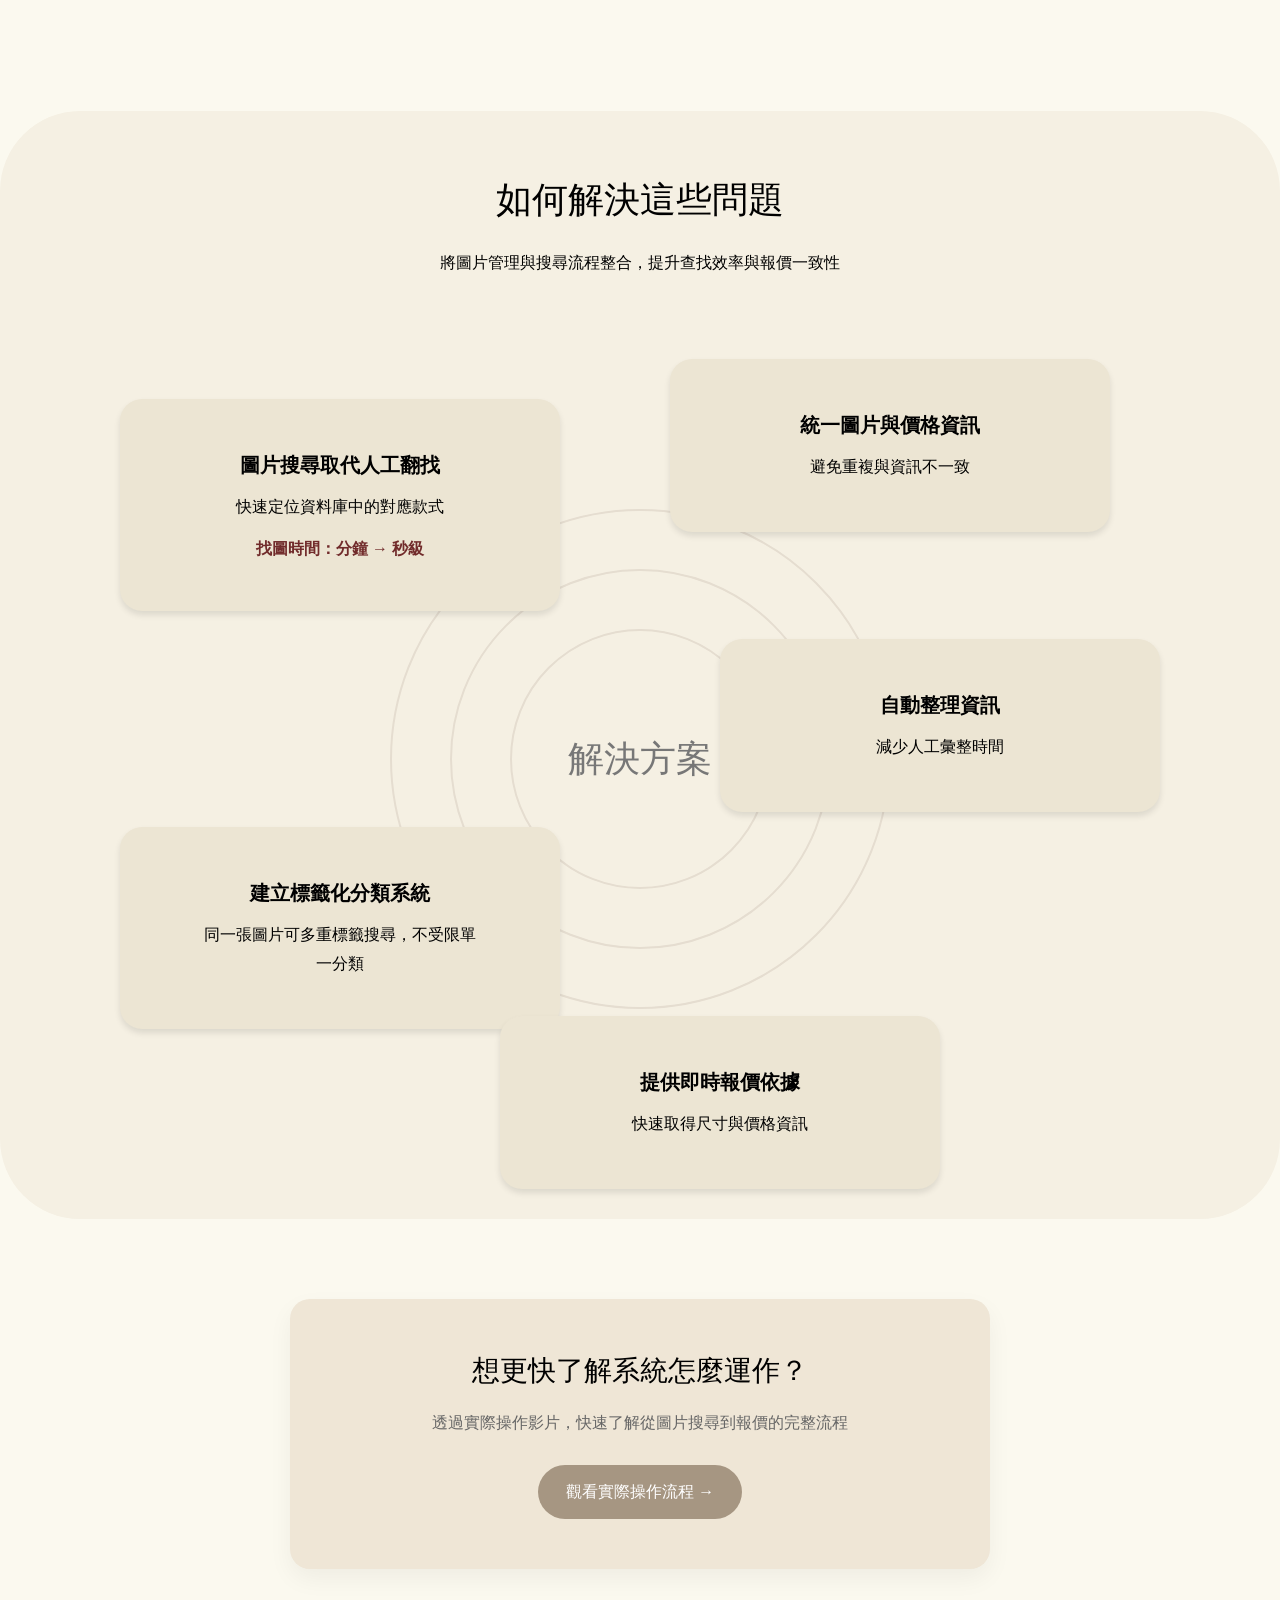
<file: system-intro.html>
<!DOCTYPE html>
<html lang="zh-Hant">
<head>
  <meta charset="UTF-8" />
  <meta name="viewport" content="width=device-width, initial-scale=1.0" />
  <title>解決方案</title>
  <link rel="icon" type="image/png" href="./assets/images/favicon.png">
  <link rel="stylesheet" href="css/base.css" />
  <link rel="stylesheet" href="css/layout.css">
  <link rel="stylesheet" href="css/system-intro.css" />
</head>
<body>
  <div id="nav-container"></div>
<!-- =========================
   HERO
========================= -->

<section class="hero">
  <svg class="hero-shape" viewBox="0 0 200 200" xmlns="http://www.w3.org/2000/svg">
    <path fill="#EDE7DA" d="M28.9,-21.6C43.6,-14.1,66,-7.1,72.9,6.9C79.9,20.9,71.3,41.8,56.5,55.2C41.8,68.6,20.9,74.4,6.6,67.8C-7.7,61.3,-15.5,42.2,-27.8,28.8C-40.2,15.5,-57.1,7.7,-61.4,-4.3C-65.7,-16.3,-57.4,-32.7,-45,-40.2C-32.7,-47.7,-16.3,-46.4,-4.6,-41.7C7.1,-37.1,14.1,-29.1,28.9,-21.6Z" transform="translate(100 100)" />
  </svg>
  <div class="hero__inner">

    <div class="hero__image">
      <img src="./assets/images/cake.png" alt="Cake Illustration">
    </div>

    <div class="hero__content">
      <h1>
        客製蛋糕圖片建檔 × 智慧搜圖 × 快速報價系統
      </h1>
      <p class="hero__subtitle">
        Custom Cake Image Archive, Search and Quotation System
      </p>
    </div>

  </div>
</section>


<!-- =========================
   專案背景
========================= -->

<section class="project-bg">

  <div class="project-bg__header">
    <span class="bg-pill">專案背景</span>
    <div class="bg-line"></div>
  </div>

  <div class="project-bg__content">

    <!-- 左側文字 -->
    <div class="project-bg__text">

      <p>
        在客製蛋糕產業中，圖片是報價與溝通的核心依據。<br>但隨著款式多變與作品累積，人工查找方式逐漸變得耗時。
      </p>
    </div>
    <!-- 右側插圖 -->
    <div class="project-bg__image">
      <img src="./assets/images/computer-cake.png" alt="System Illustration">
    </div>
  </div>
</section>
<section class="pain-section">
  <div class="pain-header">
    <h2>圖片管理的真實痛點</h2>
  </div>
</section>
<section class="pain-cards-section">
  <div class="pain-cards-grid">
 
    <!-- 1 -->
    <div class="pain-card">
      <img src="./assets/images/problem-search-slow.png" class="pain-card__icon" alt="">
      <h3 class="pain-card__title">找圖耗時</h3>
      <p class="pain-card__desc">人工翻找資料夾，難以快速比對</p>
    </div>
 
    <!-- 2 -->
    <div class="pain-card">
      <img src="./assets/images/problem-memory-search.png" class="pain-card__icon" alt="">
      <h3 class="pain-card__title">資料分散</h3>
      <p class="pain-card__desc">圖片與價格未整合，查找效率低</p>
    </div>
 
    <!-- 3 -->
    <div class="pain-card">
      <img src="./assets/images/problem-confused-search.png" class="pain-card__icon" alt="">
      <h3 class="pain-card__title">報價不一致</h3>
      <p class="pain-card__desc">缺乏歷史依據，回覆結果因人而異</p>
    </div>
 
  </div>
</section>

<!-- 系統運作流程 -->
<section class="workflow-section">
  <h2 class="workflow-title">系統運作流程</h2>
  <p class="workflow-desc">
    以圖片為入口，將原本仰賴人工查找的流程，轉為自動化搜尋機制。
  </p>
  <div class="workflow-area">
  <div class="workflow-scale">
  <!-- S型虛線 -->
  <svg  class="workflow-svg" width="730" height="1268" viewBox="0 0 730 1268" fill="none" xmlns="http://www.w3.org/2000/svg">
    <path d="M469.966 1.46655C342.133 28.9665 72.9183 97.8665 1.71826 343.467C-2.78174 418.3 48.0659 617.467 304.466 625.467C485.133 619.967 818.066 694.167 704.466 1034.97C678.966 1116.3 555.366 1276.37 264.966 1265.97" stroke="#9C9C9C" stroke-width="3" stroke-dasharray="9 9"/>
    </svg>

  <!-- 插圖1 -->
  <img src="./assets/images/workflow-cake-database.png"
       class="workflow-img img1">


  <!-- 插圖2 -->
  <img src="./assets/images/workflow-search.png"
       class="workflow-img img2">


  <!-- 插圖3 -->
  <img src="./assets/images/workflow-result.png"
       class="workflow-img img3">


  <!-- 卡片1 -->
  <div class="flow-card card1">
    <div class="pin"></div>
    <div class="card-inner">
      <div class="step">01</div>
      <h3>客戶提供圖片</h3>
      <p>
        將圖片上傳至系統
      </p>
    </div>
  </div>


  <!-- 卡片2 -->
  <div class="flow-card card2">
    <div class="pin"></div>
    <div class="card-inner">
      <div class="step">02</div>
      <h3>影像分析處理</h3>
      <p>
        辨識圖片特徵，建立搜尋依據
      </p>
    </div>
  </div>


  <!-- 卡片3 -->
  <div class="flow-card card3">
    <div class="pin"></div>
    <div class="card-inner">
      <div class="step">03</div>
      <h3>資料庫比對搜尋</h3>
      <p>
        快速找到對應的歷史作品
      </p>
    </div>
  </div>
  <!-- 卡片4 -->
  <div class="flow-card card4">
    <div class="pin"></div>
    <div class="card-inner">
      <div class="step">04</div>
      <h3>整理相關資訊</h3>
      <p>
        彙整尺寸、價格與尺寸資料
      </p>
    </div>
  </div>
  <!-- 卡片5 -->
<div class="flow-card card5">
  <div class="pin"></div>
  <div class="card-inner">
    <div class="step">05</div>
    <h3>回傳結果與報價</h3>
    <p>
      快速向客戶提供報價資訊
    </p>
  </div>
</div>


  </div>
  </div>
  </div>
</section>
<section class="solution-section">

  <h2 class="solution-title">
    如何解決這些問題
  </h2>

  <p class="solution-desc">
    將圖片管理與搜尋流程整合，提升查找效率與報價一致性
  </p>
  <div class="solution-container">
    <!-- 中央圓 -->
    <div class="solution-center">
      <div class="circle-big"></div>
      <div class="circle-mid"></div>
      <div class="circle-small"></div>

      <div class="circle-text">
        解決方案</div>
    </div>
    <!-- 左上 -->
    <div class="solution-card card-1">
      <h3>圖片搜尋取代人工翻找</h3>
      <p>
        快速定位資料庫中的對應款式
      </p>
      <div class="highlight">
        找圖時間：分鐘 → 秒級
      </div>
    </div>
    <!-- 左下 -->
    <div class="solution-card card-2">
      <h3>
        建立標籤化分類系統
      </h3>
      <p>
        同一張圖片可多重標籤搜尋，不受限單一分類
      </p>
    </div>
    <!-- 右上 -->
    <div class="solution-card card-3">
      <h3>
       統一圖片與價格資訊
      </h3>
      <p>
        避免重複與資訊不一致
      </p>
    </div>
    <!-- 右中 -->
    <div class="solution-card card-4">
      <h3>
        自動整理資訊
      </h3>
      <p>
        減少人工彙整時間
      </p>
    </div>
    <!-- 下方 -->
    <div class="solution-card card-5">
      <h3>
        提供即時報價依據
      </h3>
      <p>
        快速取得尺寸與價格資訊
      </p>
    </div>
  </div>
</section>
<section class="cta-section">
  <div class="cta-container">
    
    <h2>想更快了解系統怎麼運作？</h2>
    
    <p class="cta-desc">
      透過實際操作影片，快速了解從圖片搜尋到報價的完整流程
    </p>

    <a href="./system-page.html" class="cta-btn">
      觀看實際操作流程 →
    </a>


  </div>
</section>
<script src="js/layout.js"></script>
</body>
</html>
</file>
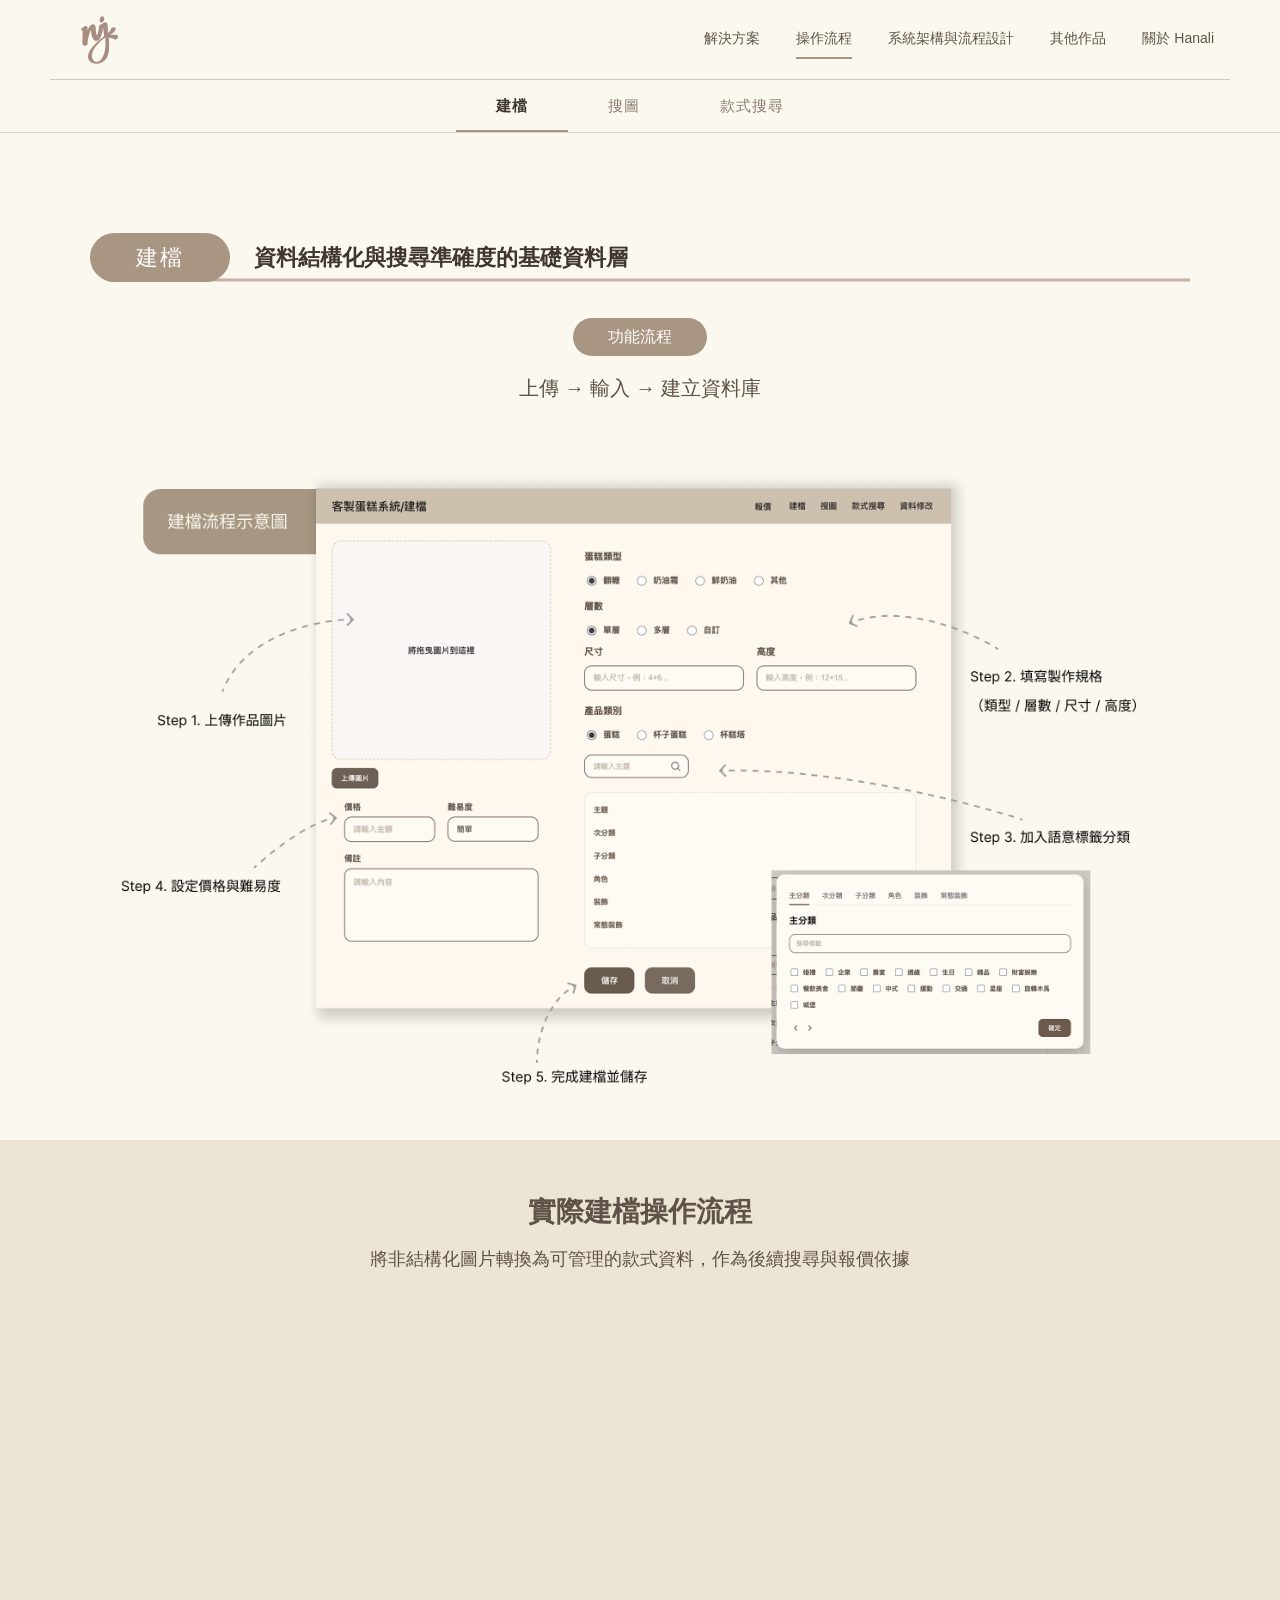
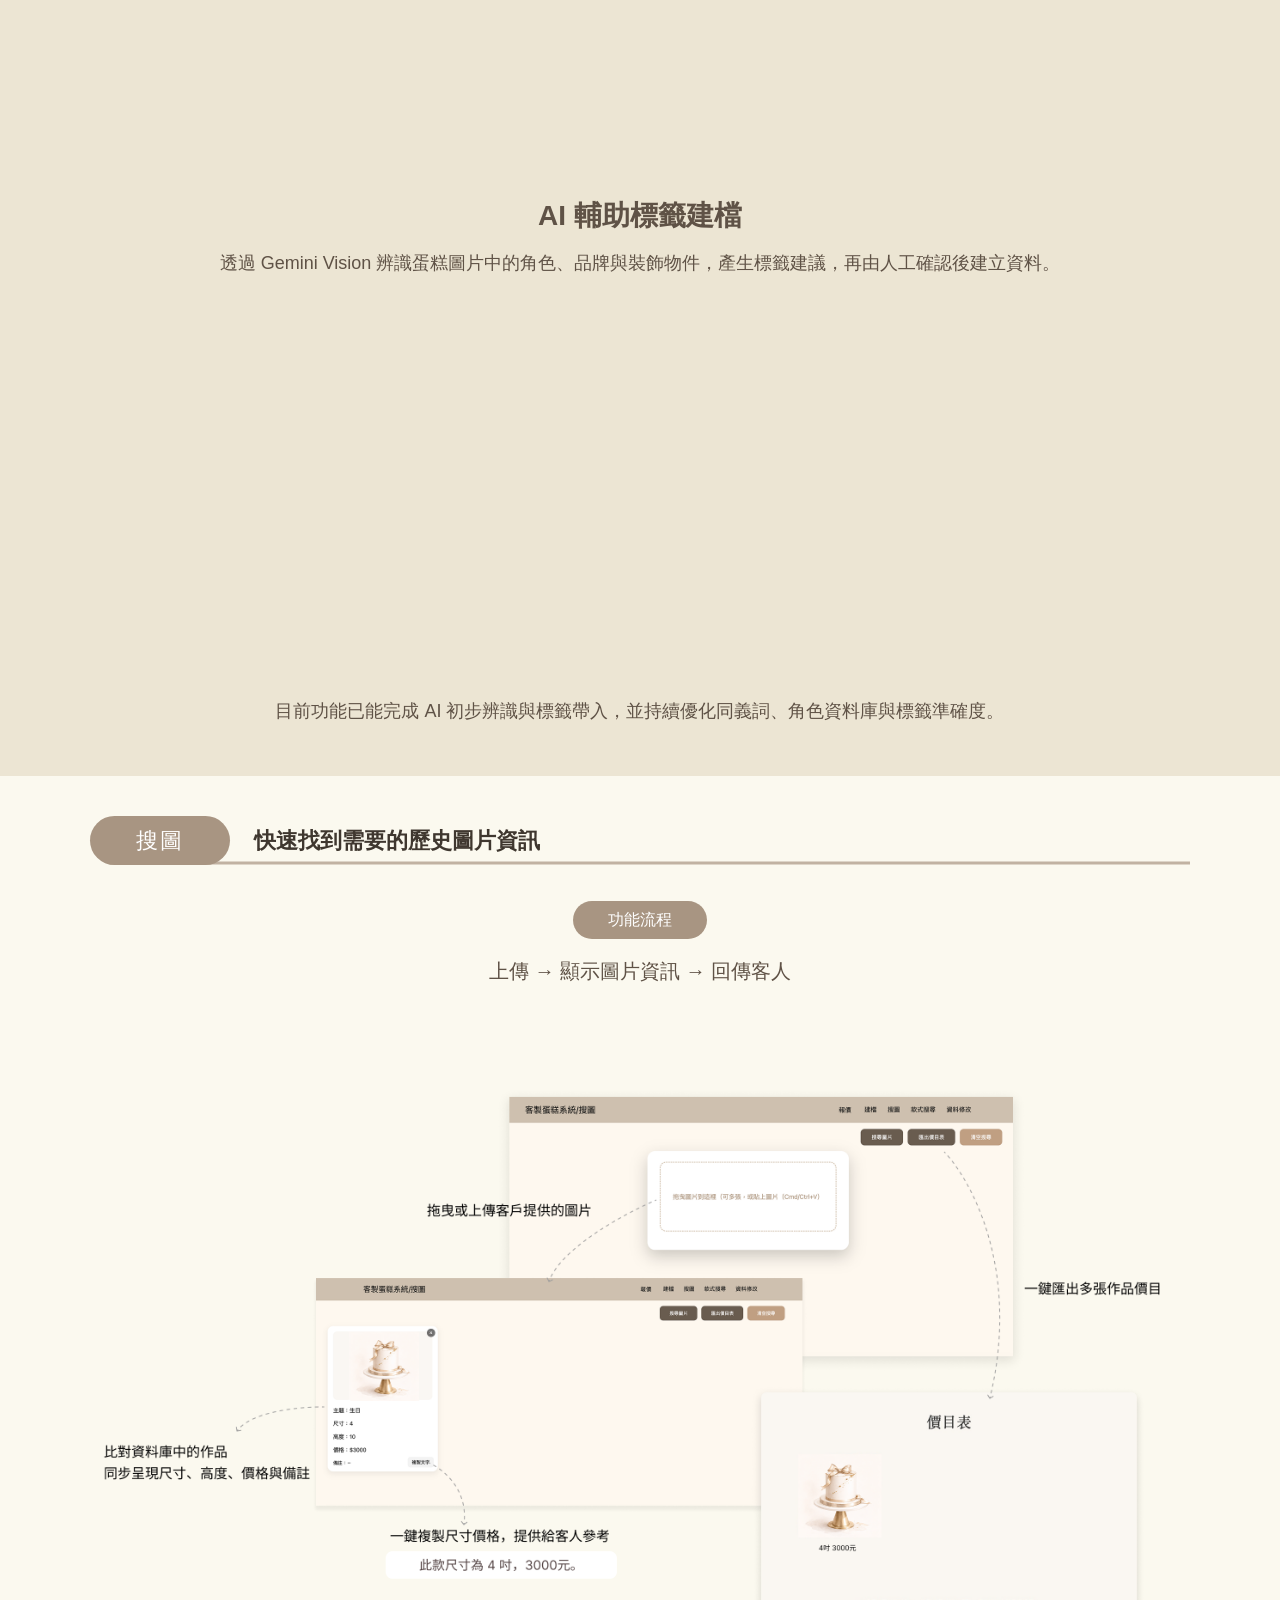
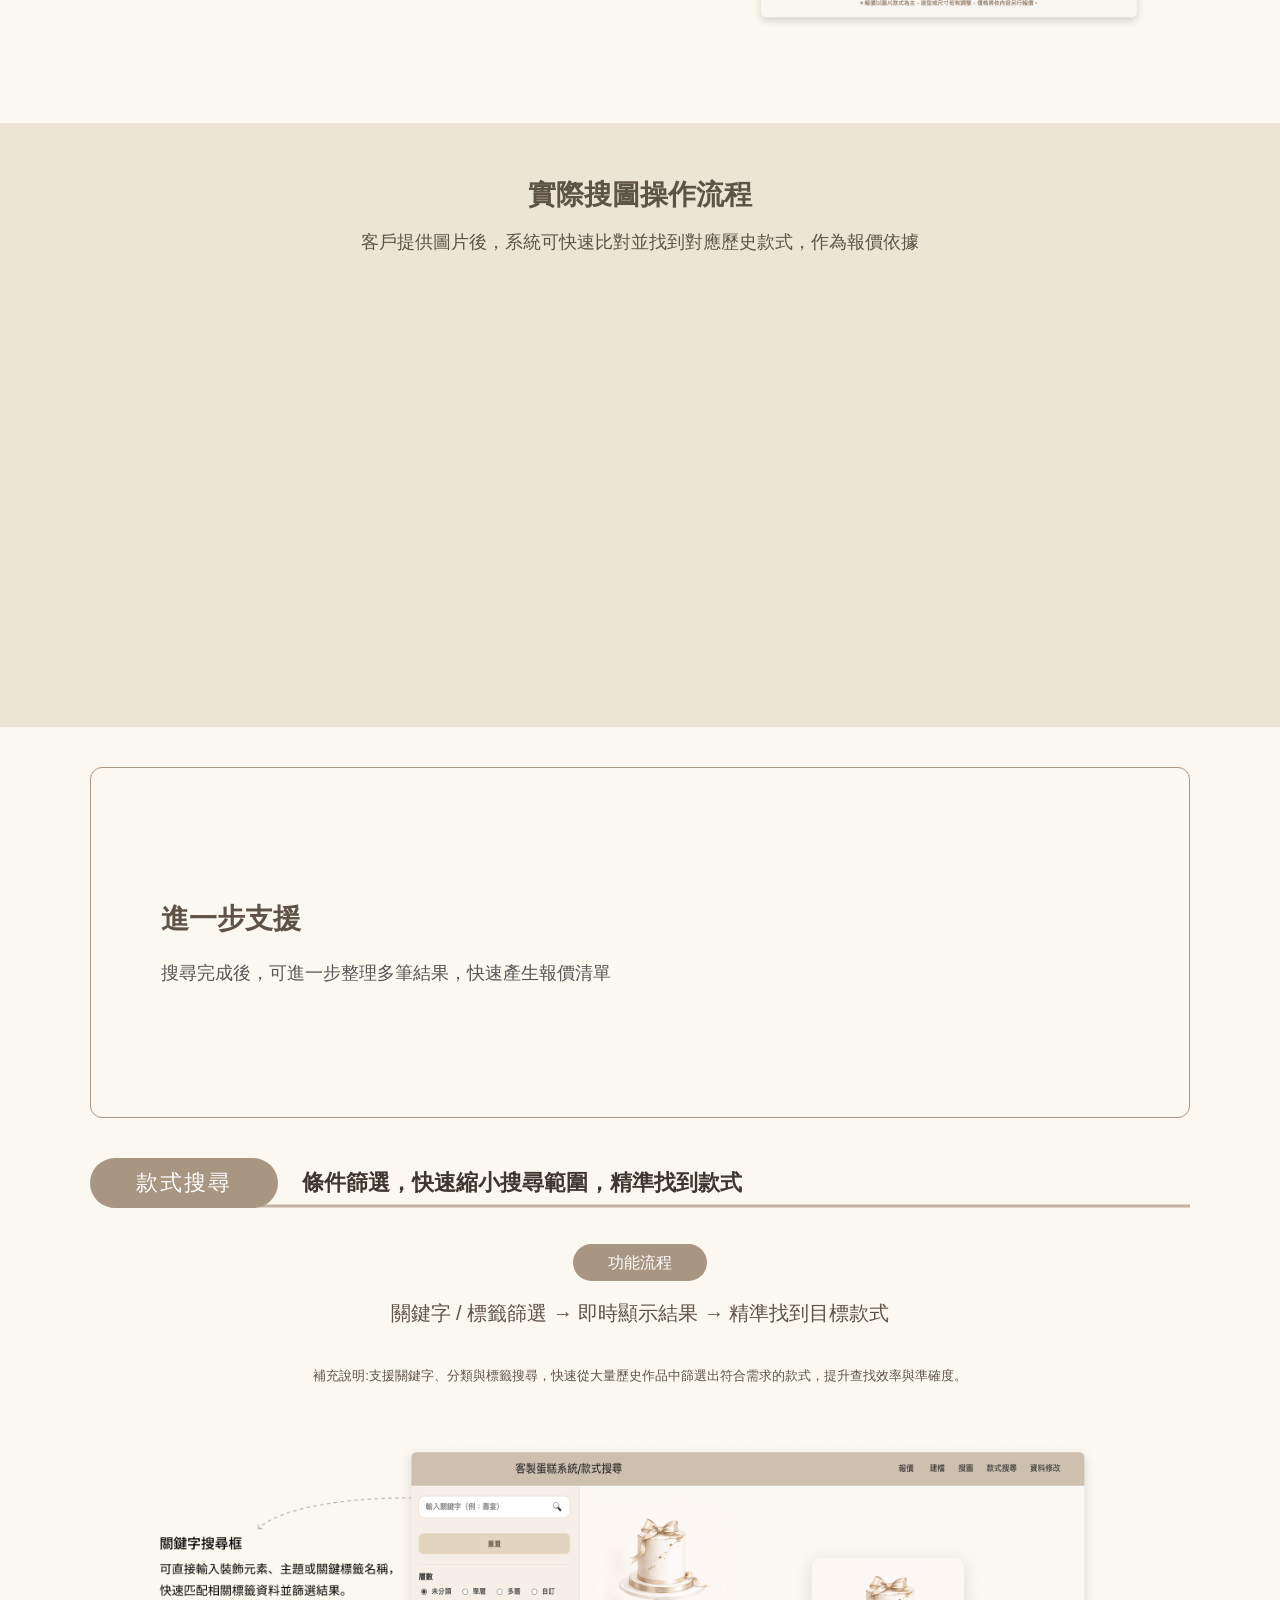
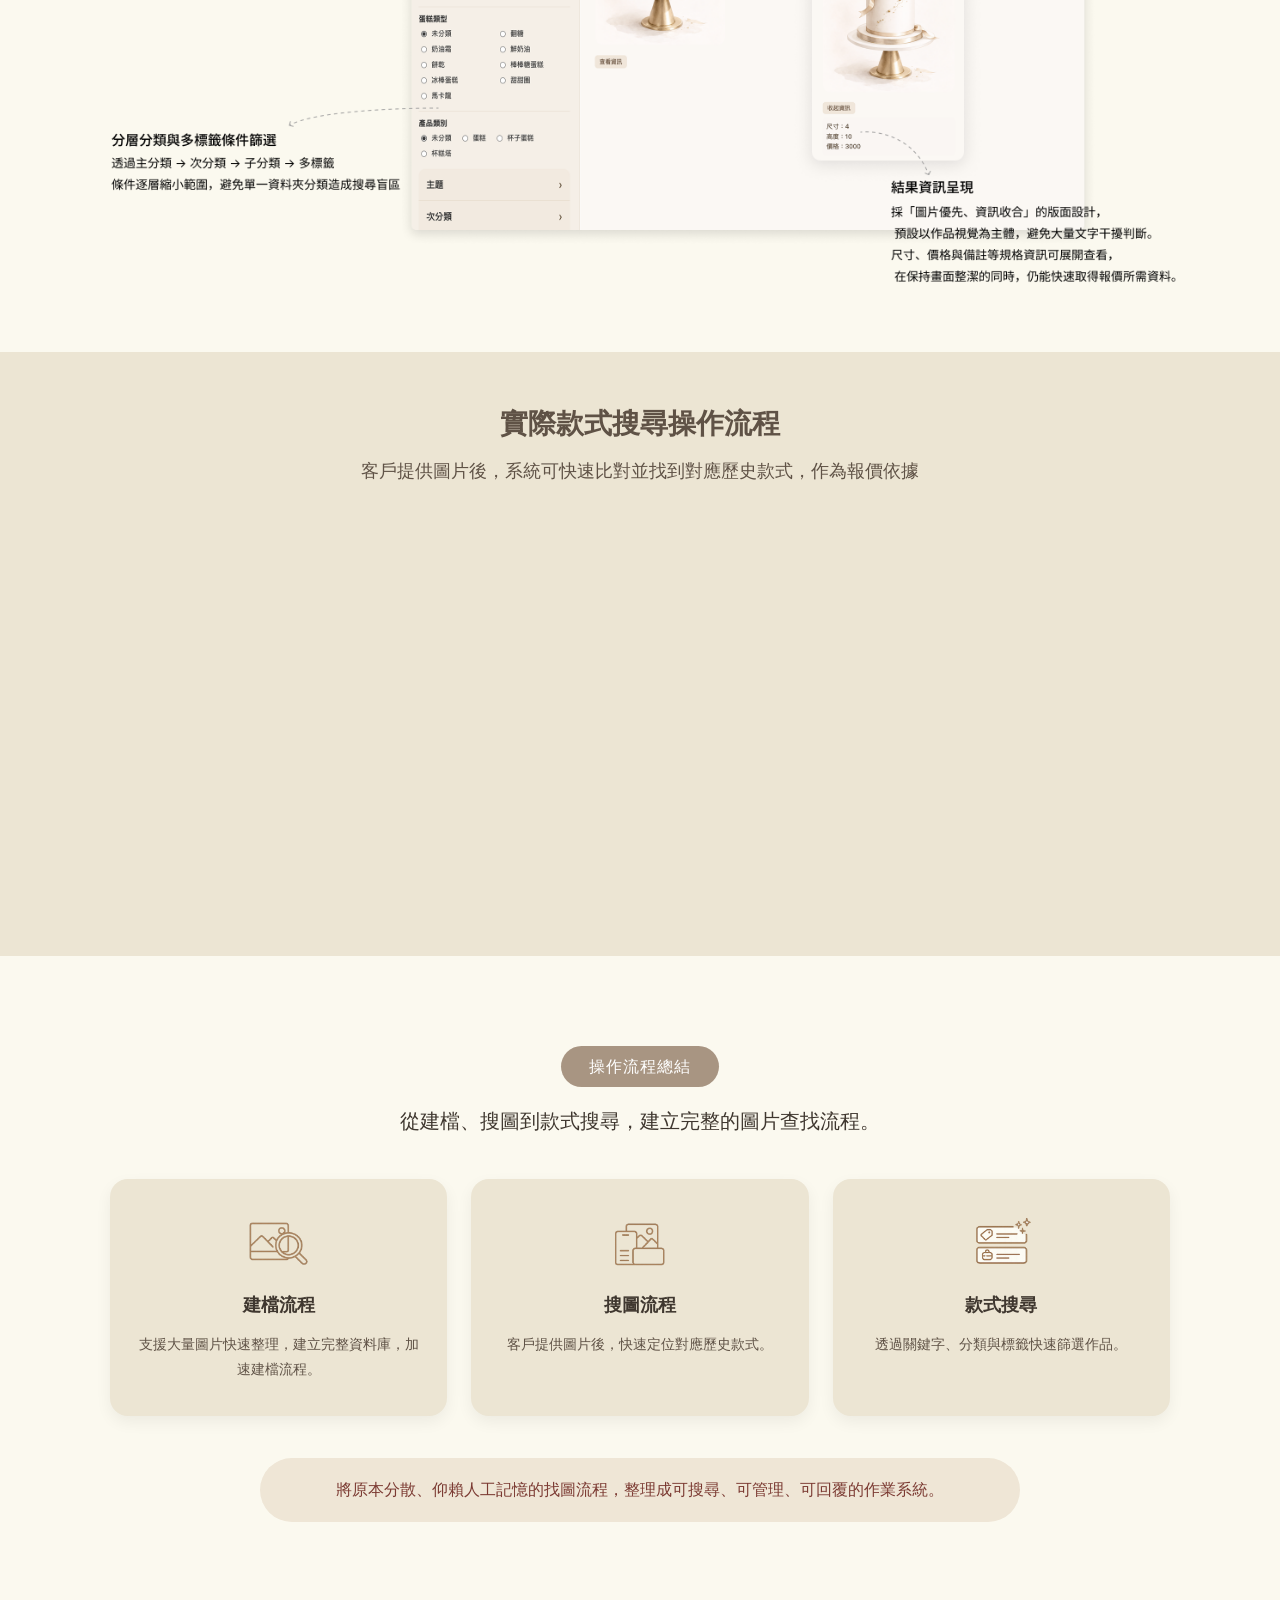
<file: system-page.html>
<!DOCTYPE html>
<html lang="zh-Hant">
<head>
  <meta charset="UTF-8" />
  <meta name="viewport" content="width=device-width, initial-scale=1.0" />
  <title>操作流程</title>
  <link rel="icon" type="image/png" href="./assets/images/favicon.png">
  <link rel="stylesheet" href="css/base.css" />
  <link rel="stylesheet" href="css/layout.css">
  <link rel="stylesheet" href="css/system-page.css" />
</head>
<body>
  <div id="nav-container"></div>

  <!-- 模組分頁導覽 -->
  <nav class="tab-nav">
    <a href="#section-build" class="tab-nav__item active">建檔</a>
    <a href="#section-search" class="tab-nav__item">搜圖</a>
    <a href="#section-style" class="tab-nav__item">款式搜尋</a>
  </nav>
<!-- ========================= -->
<!-- 主內容 -->
<!-- ========================= -->
<main class="container">
  <section class="module" id="section-build">

    <!-- ===== 標題列 ===== -->
    <div class="module-header">
  
      <div class="module-badge">建檔</div>
  
      <div class="module-header-main">
        <h2>資料結構化與搜尋準確度的基礎資料層</h2>
      </div>
  
    </div>
    <!-- ===== 中間功能流程膠囊 ===== -->
  
    <div class="flow-pill">功能流程</div>
  
    <p class="module-flow-text module-flow">
      上傳 → 輸入 → 建立資料庫
    </p>
  
  
    <!-- ===== 圖片 ===== -->
   <img src="./assets/images/cake-system-build-workflow.png" alt="">
    
  </section>

      <section class="decision-section">
        <div class="flow-video">
          <h3>實際建檔操作流程</h3>
          <p>將非結構化圖片轉換為可管理的款式資料，作為後續搜尋與報價依據</p>
          
          <video class="flow-video-player" autoplay muted loop playsinline>
            <source src="./assets/videos/module-badge-small.mp4" type="video/mp4">
          </video>
        </div>
      </section>
      <section class="decision-section">
        <div class="flow-video">
          <h3>AI 輔助標籤建檔</h3>
          <p>透過 Gemini Vision 辨識蛋糕圖片中的角色、品牌與裝飾物件，產生標籤建議，再由人工確認後建立資料。</p>
          
          <video class="flow-video-player" autoplay muted loop playsinline>
            <source src="./assets/videos/search-ai.mp4" type="video/mp4">
          </video>
          <p>目前功能已能完成 AI 初步辨識與標籤帶入，並持續優化同義詞、角色資料庫與標籤準確度。</p>
        </div>
      </section> 
      
  <!-- ========================= -->
  <!-- 搜尋模組 -->
  <!-- ========================= -->
     <div class="module-header" id="section-search">
  
      <div class="module-badge">搜圖</div>
  
      <div class="module-header-main">
        <h2>快速找到需要的歷史圖片資訊</h2>
      </div>
  
    </div>

     <!-- ===== 中間功能流程膠囊 ===== -->
  
     <div class="flow-pill">功能流程</div>
  
     <p class="module-flow-text module-flow">
       上傳 → 顯示圖片資訊 → 回傳客人
     </p>
      <!-- ===== 圖片 ===== -->
   <img src="./assets/images/cake-system-search.png" alt="">

   <section class="decision-section">
    <div class="flow-video">
      <h3>實際搜圖操作流程</h3>
      <p>客戶提供圖片後，系統可快速比對並找到對應歷史款式，作為報價依據</p>
      
      <video class="flow-video-player" autoplay muted loop playsinline>
        <source src="./assets/videos/search-small.mp4" type="video/mp4">
      </video>
    </div>
  </section>
    <div class="demo-container">
  
      <!-- 左：文字 -->
      <div class="demo-text">
        <h3>進一步支援</h3>
        <p>
          搜尋完成後，可進一步整理多筆結果，快速產生報價清單
        </p>
      </div>
  
      <!-- 右：影片 -->
      <div class="demo-video">
        <video autoplay muted loop playsinline>
          <source src="./assets/videos/search-small01.mp4" type="video/mp4">
        </video>
      </div>
  
    </div>
  <!-- ========================= -->
  <!-- 款式搜尋 -->
  <!-- ========================= -->
  <div class="module-header" id="section-style">
  
    <div class="module-badge">款式搜尋</div>

    <div class="module-header-main">
      <h2>條件篩選，快速縮小搜尋範圍，精準找到款式</h2>
    </div>
    </div>
    
     <!-- ===== 中間功能流程膠囊 ===== -->
  
     <div class="flow-pill">功能流程</div>
  
     <p class="module-flow-text module-flow">
      關鍵字 / 標籤篩選 → 即時顯示結果 → 精準找到目標款式
     </p>
     <small>補充說明:支援關鍵字、分類與標籤搜尋，快速從大量歷史作品中篩選出符合需求的款式，提升查找效率與準確度。</small>
    <!-- ===== 圖片 ===== -->
 <img src="./assets/images/cake-system-style-search.png" alt="">

 <section class="decision-section">
  <div class="flow-video">
    <h3>實際款式搜尋操作流程</h3>
    <p>客戶提供圖片後，系統可快速比對並找到對應歷史款式，作為報價依據</p>
    
    <video class="flow-video-player" autoplay muted loop playsinline>
      <source src="./assets/videos/style-search-small.mp4" type="video/mp4">
    </video>
  </div>
</section>

<section class="extension-section">
  <div class="extension-container">

    <div class="extension-header">
      <span class="extension-badge">操作流程總結</span>
      <h2>從建檔、搜圖到款式搜尋，建立完整的圖片查找流程。</h2>
    </div>

    <div class="extension-grid">
      <div class="extension-card">
        <div class="extension-icon">
          <img src="./assets/icons/search.png" alt="">
        </div>
        <h3>建檔流程</h3>
        <p>支援大量圖片快速整理，建立完整資料庫，加速建檔流程。</p>
      </div>

      <div class="extension-card">
        <div class="extension-icon"> <img src="./assets/icons/file.png" alt=""></div>
        <h3>搜圖流程</h3>
        <p>客戶提供圖片後，快速定位對應歷史款式。</p>
      </div>

      <div class="extension-card">
        <div class="extension-icon">
          <img src="./assets/icons/style-search.png" alt="">
        </div>
        <h3>款式搜尋</h3>
        <p>透過關鍵字、分類與標籤快速篩選作品。</p>
      </div>

     
    </div>

    <div class="extension-summary">
      將原本分散、仰賴人工記憶的找圖流程，整理成可搜尋、可管理、可回覆的作業系統。
    </div>

  </div>
</section>
</main>

  <script src="js/layout.js"></script>
  <script src="js/system-page.js"></script>
  </body>
  </html>
</file>
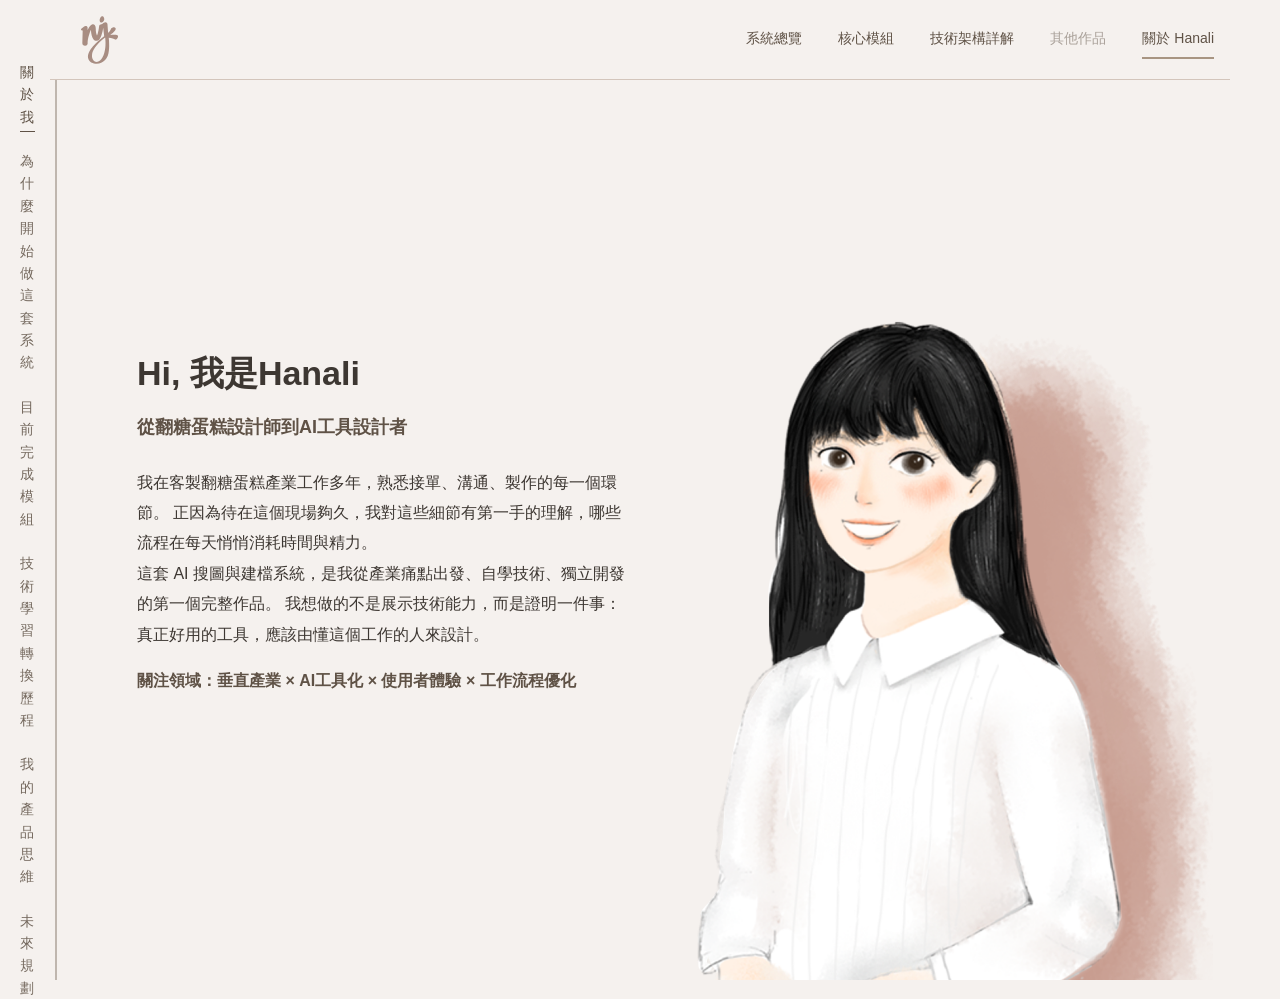
<file: mjuk/about.html>
<!DOCTYPE html>
<html lang="zh-Hant">
<head>
  <meta charset="UTF-8">
  <meta name="viewport" content="width=device-width, initial-scale=1.0">
  <title>關於 Hanali</title>
  <meta name="description" content="AI蛋糕圖片搜尋與建檔系統，結合圖片比對、標籤分類與報價輔助的實務工具專案作品。">
  <link rel="icon" type="image/png" href="./assets/images/favicon.png">
<link href="https://fonts.googleapis.com/css2?family=Italiana&display=swap" rel="stylesheet">
  <link rel="stylesheet" href="css/base.css">
  <link rel="stylesheet" href="css/layout.css">
  <link rel="stylesheet" href="css/about.css">
</head>
<body>
  <div id="nav-container"></div>
<!-- =========================
ABOUT SECTION LAYOUT
========================= -->

<section class="about-page">
  <div class="about-nav">
  <a onclick="loadPage('about')" class="active">關於我</a>
  <a onclick="loadPage('why')">
  為什麼開始做這套系統
  </a>
  <a onclick="loadPage('modules')">
  目前完成模組
  </a>
  <a onclick="loadPage('learning')">
  技術學習轉換歷程
  </a>
  <a onclick="loadPage('thinking')">
  我的產品思維
  </a>
  <a onclick="loadPage('future')">
  未來規劃
  </a>
  </div>

  <div class="about-main"
  id="contentArea">
  </div>
  </section>
  <script src="js/layout.js"></script>
  <script src="js/about.js"></script>
  

</body>
</html>
</file>
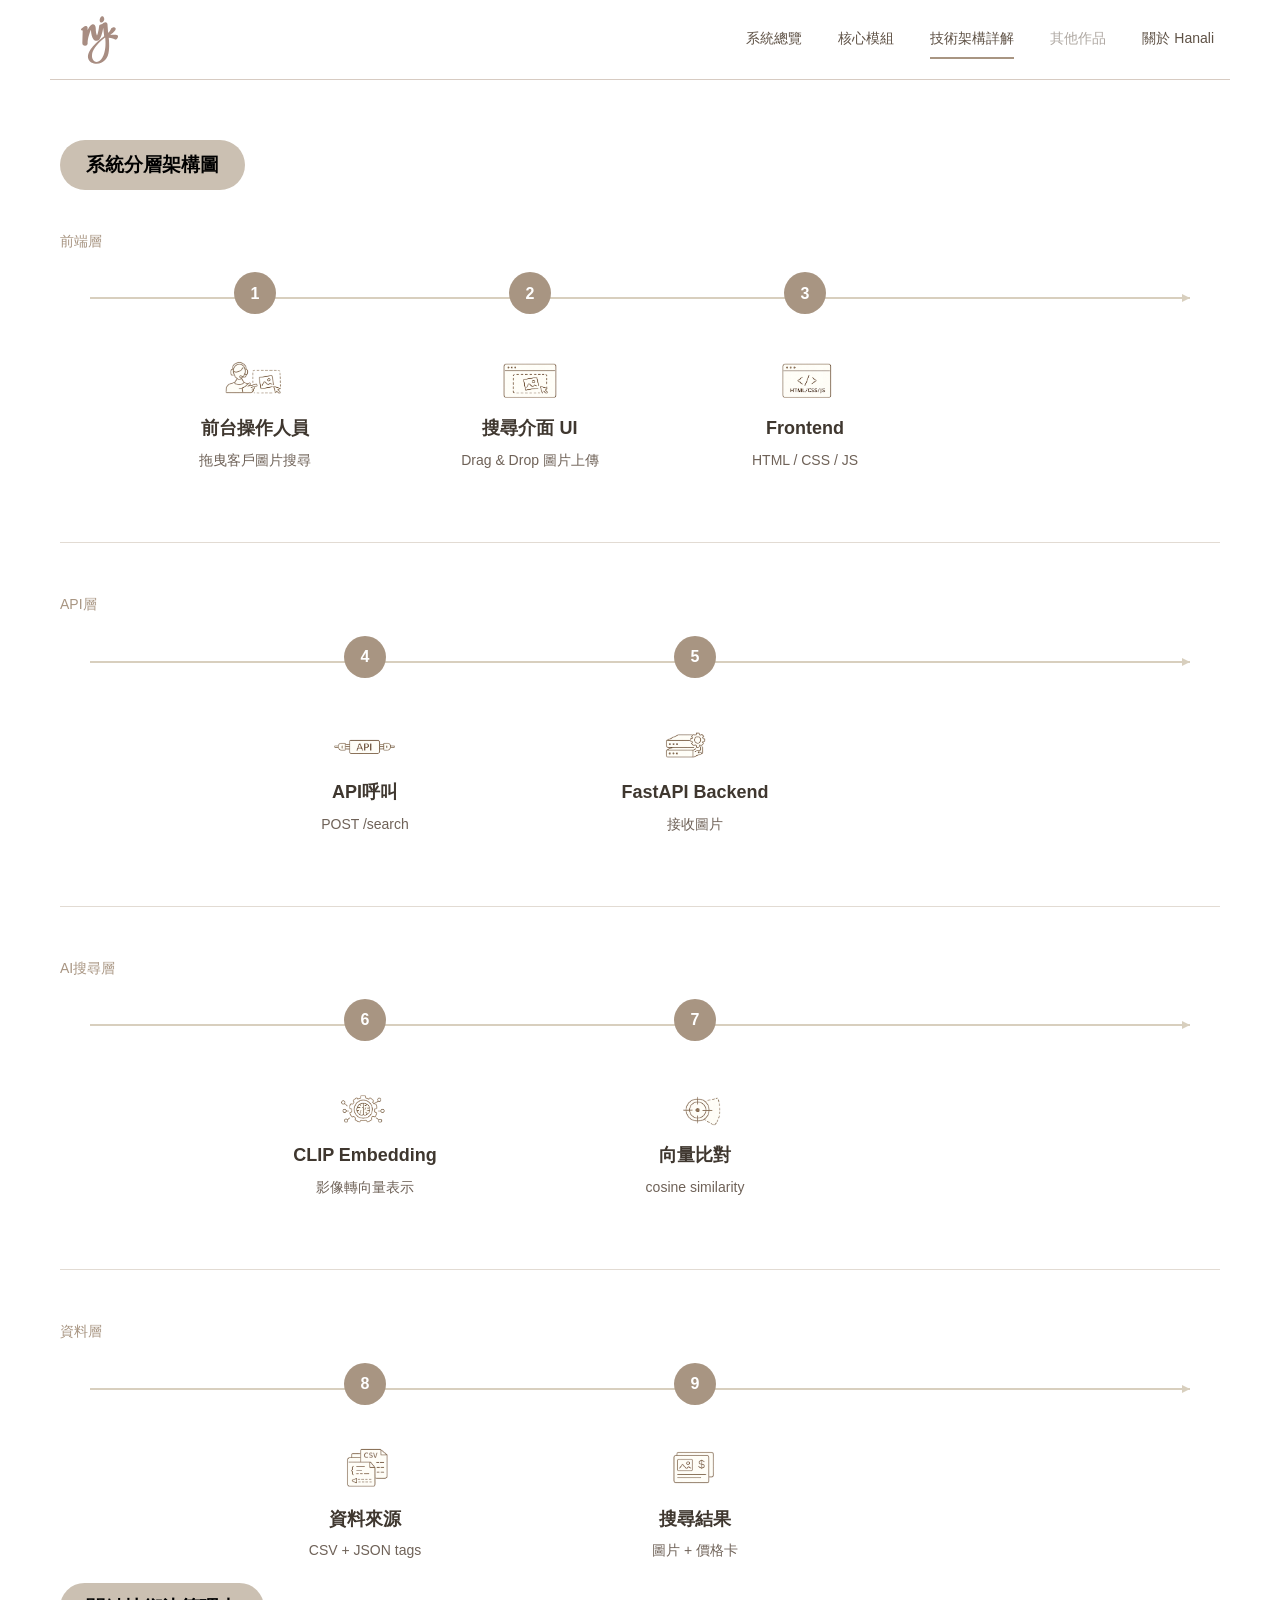
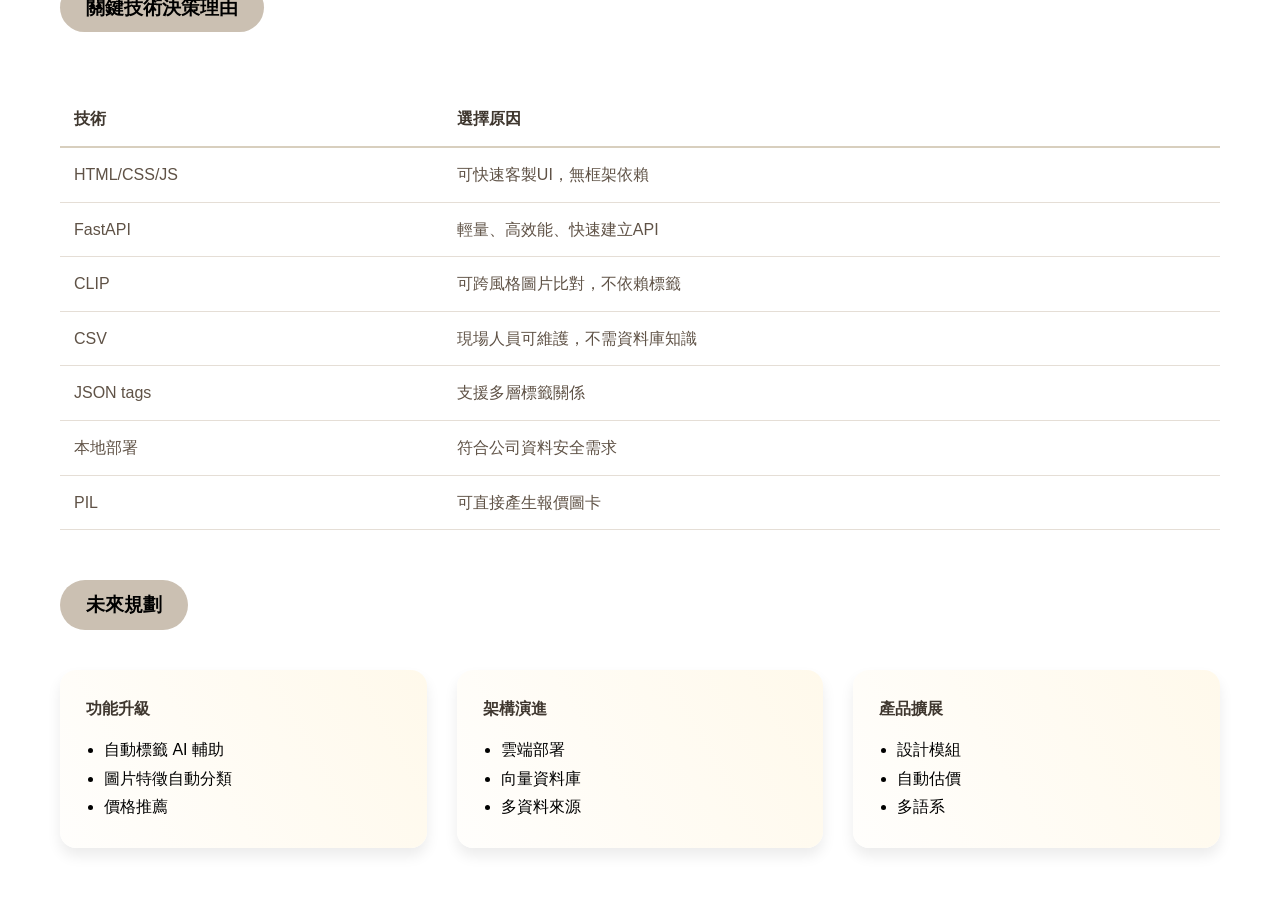
<file: mjuk/architecture.html>
<!DOCTYPE html>
<html lang="zh-Hant">
<head>
  <meta charset="UTF-8">
  <meta name="viewport" content="width=device-width, initial-scale=1.0">
  <title>技術架構詳解</title>
  <meta name="description" content="AI蛋糕圖片搜尋與建檔系統，結合圖片比對、標籤分類與報價輔助的實務工具專案作品。">
  <link rel="icon" type="image/png" href="./assets/images/favicon.png">
<link href="https://fonts.googleapis.com/css2?family=Italiana&display=swap" rel="stylesheet">
  <link rel="stylesheet" href="css/base.css">
  <link rel="stylesheet" href="css/layout.css">
  <link rel="stylesheet" href="css/architecture.css">
</head>
<body>
<div id="nav-container"></div>
<section class="arch">

  <div class="arch-badge">
    <h3>系統分層架構圖</h3></div>
  
  
  <!-- 前端層 -->
  
  <div class="layer-title">前端層</div>
  
  <div class="timeline">
  
  <div class="line"></div>
  
  <div class="step s1">
  <div class="node">1</div>
  <div class="icon icon-user"></div>
  <div class="text">
  <h3>前台操作人員</h3>
  <p>拖曳客戶圖片搜尋</p>
  </div>
  </div>
  
  <div class="step s2">
  <div class="node">2</div>
  <div class="icon icon-upload"></div>
  <div class="text">
  <h3>搜尋介面 UI</h3>
  <p>Drag & Drop 圖片上傳</p>
  </div>
  </div>
  
  <div class="step s3">
  <div class="node">3</div>
  <div class="icon icon-frontend"></div>
  <div class="text">
  <h3>Frontend</h3>
  <p>HTML / CSS / JS</p>
  </div>
  </div>
  
  </div>
  
  
  
  <!-- API層 -->
  
  <div class="layer-divider"></div>
  
  <div class="layer-title">API層</div>
  
  <div class="timeline">
  
  <div class="line"></div>
  
  <div class="step s4">
  <div class="node">4</div>
  <div class="icon icon-api"></div>
  <div class="text">
  <h3>API呼叫</h3>
  <p>POST /search</p>
  </div>
  </div>
  
  <div class="step s5">
  <div class="node">5</div>
  <div class="icon icon-backend"></div>
  <div class="text">
  <h3>FastAPI Backend</h3>
  <p>接收圖片</p>
  </div>
  </div>
  
  </div>
  
  
  
  <!-- AI層 -->
  
  <div class="layer-divider"></div>
  
  <div class="layer-title">AI搜尋層</div>
  
  <div class="timeline">
  
  <div class="line"></div>
  
  <div class="step s6">
  <div class="node">6</div>
  <div class="icon icon-clip"></div>
  <div class="text">
  <h3>CLIP Embedding</h3>
  <p>影像轉向量表示</p>
  </div>
  </div>
  
  <div class="step s7">
  <div class="node">7</div>
  <div class="icon icon-vector"></div>
  <div class="text">
  <h3>向量比對</h3>
  <p>cosine similarity</p>
  </div>
  </div>
  
  </div>
  
  
  
  <!-- 資料層 -->
  
  <div class="layer-divider"></div>
  
  <div class="layer-title">資料層</div>
  
  <div class="timeline">
  
  <div class="line"></div>
  
  <div class="step s8">
  <div class="node">8</div>
  <div class="icon icon-csv"></div>
  <div class="text">
  <h3>資料來源</h3>
  <p>CSV + JSON tags</p>
  </div>
  </div>
  
  <div class="step s9">
  <div class="node">9</div>
  <div class="icon icon-result"></div>
  <div class="text">
  <h3>搜尋結果</h3>
  <p>圖片 + 價格卡</p>
  </div>
  </div>
  
  </div>
  <div class="arch-badge">
    <h3>關鍵技術決策理由</h3></div>
  
  <table class="tech-table">
  
  <tr>
  <th>技術</th>
  <th>選擇原因</th>
  </tr>
  
  <tr>
  <td>HTML/CSS/JS</td>
  <td>可快速客製UI，無框架依賴</td>
  </tr>
  
  <tr>
  <td>FastAPI</td>
  <td>輕量、高效能、快速建立API</td>
  </tr>
  
  <tr>
  <td>CLIP</td>
  <td>可跨風格圖片比對，不依賴標籤</td>
  </tr>
  
  <tr>
  <td>CSV</td>
  <td>現場人員可維護，不需資料庫知識</td>
  </tr>
  
  <tr>
  <td>JSON tags</td>
  <td>支援多層標籤關係</td>
  </tr>
  
  <tr>
  <td>本地部署</td>
  <td>符合公司資料安全需求</td>
  </tr>
  
  <tr>
  <td>PIL</td>
  <td>可直接產生報價圖卡</td>
  </tr>
  
  </table>
  
  
  <div class="arch-badge">
    <h3>未來規劃</h3></div>
  
  <div class="future-row">
  
  <div class="future-card">
  
  <h3>功能升級</h3>
  
  <ul>
  <li>自動標籤 AI 輔助</li>
  <li>圖片特徵自動分類</li>
  <li>價格推薦</li>
  </ul>
  
  </div>
  
  
  <div class="future-card">
  
  <h3>架構演進</h3>
  
  <ul>
  <li>雲端部署</li>
  <li>向量資料庫</li>
  <li>多資料來源</li>
  </ul>
  
  </div>
  
  
  <div class="future-card">
  
  <h3>產品擴展</h3>
  
  <ul>
  <li>設計模組</li>
  <li>自動估價</li>
  <li>多語系</li>
  </ul>
  
  </div>
  
  </div>
  </section>
  <script src="js/layout.js"></script>
</body>
</html>
</file>
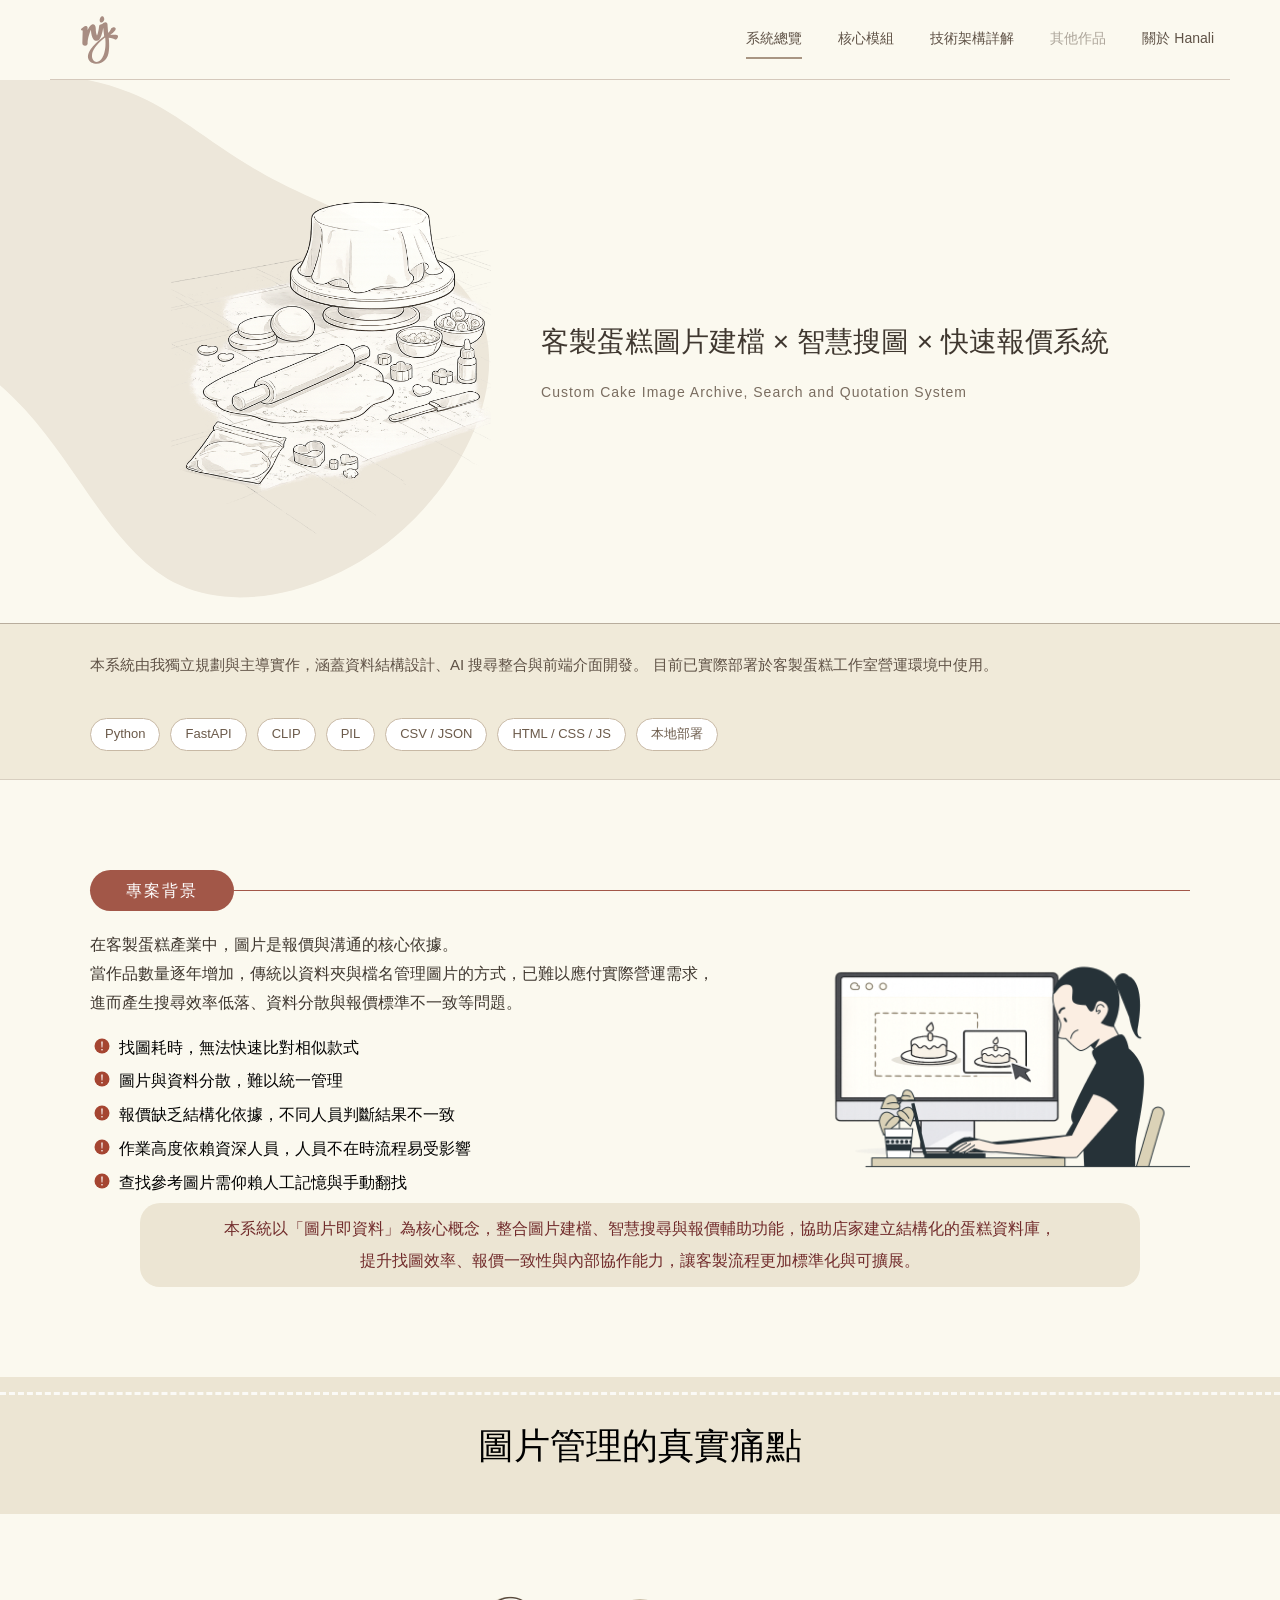
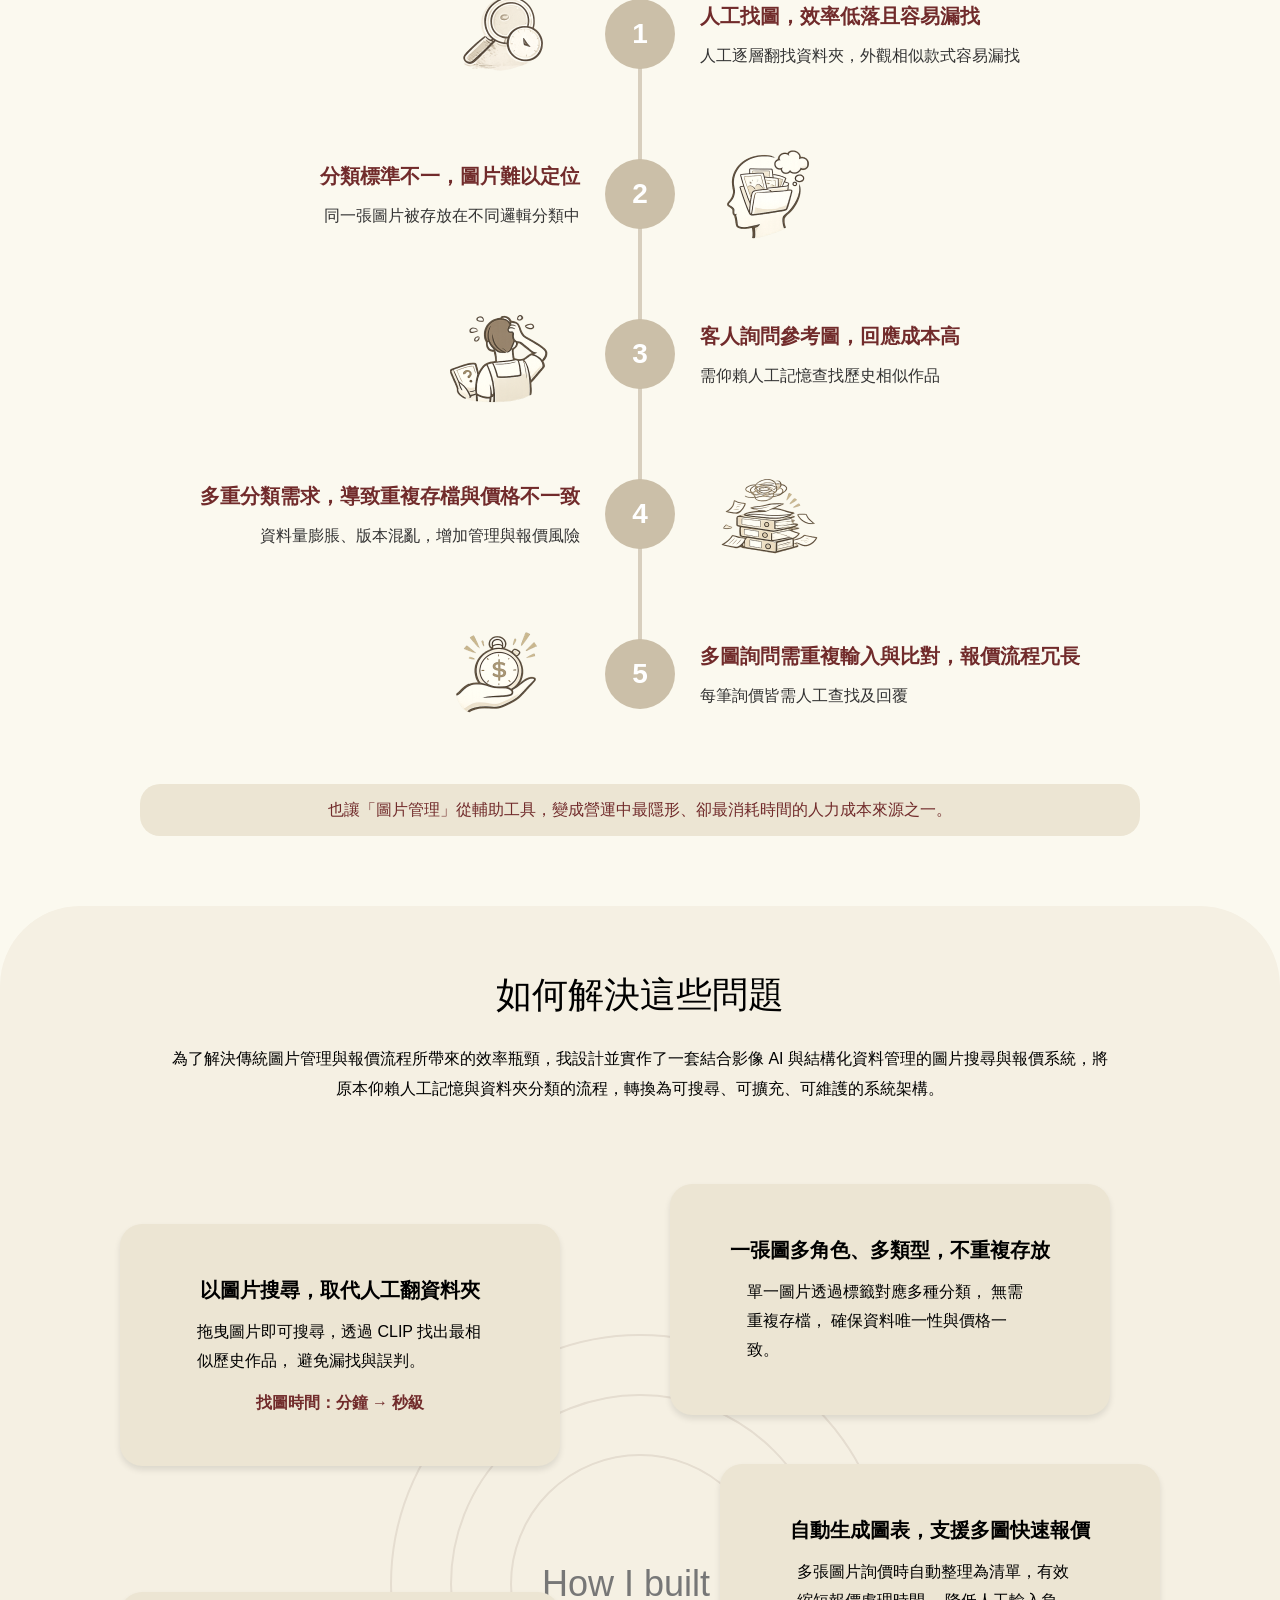
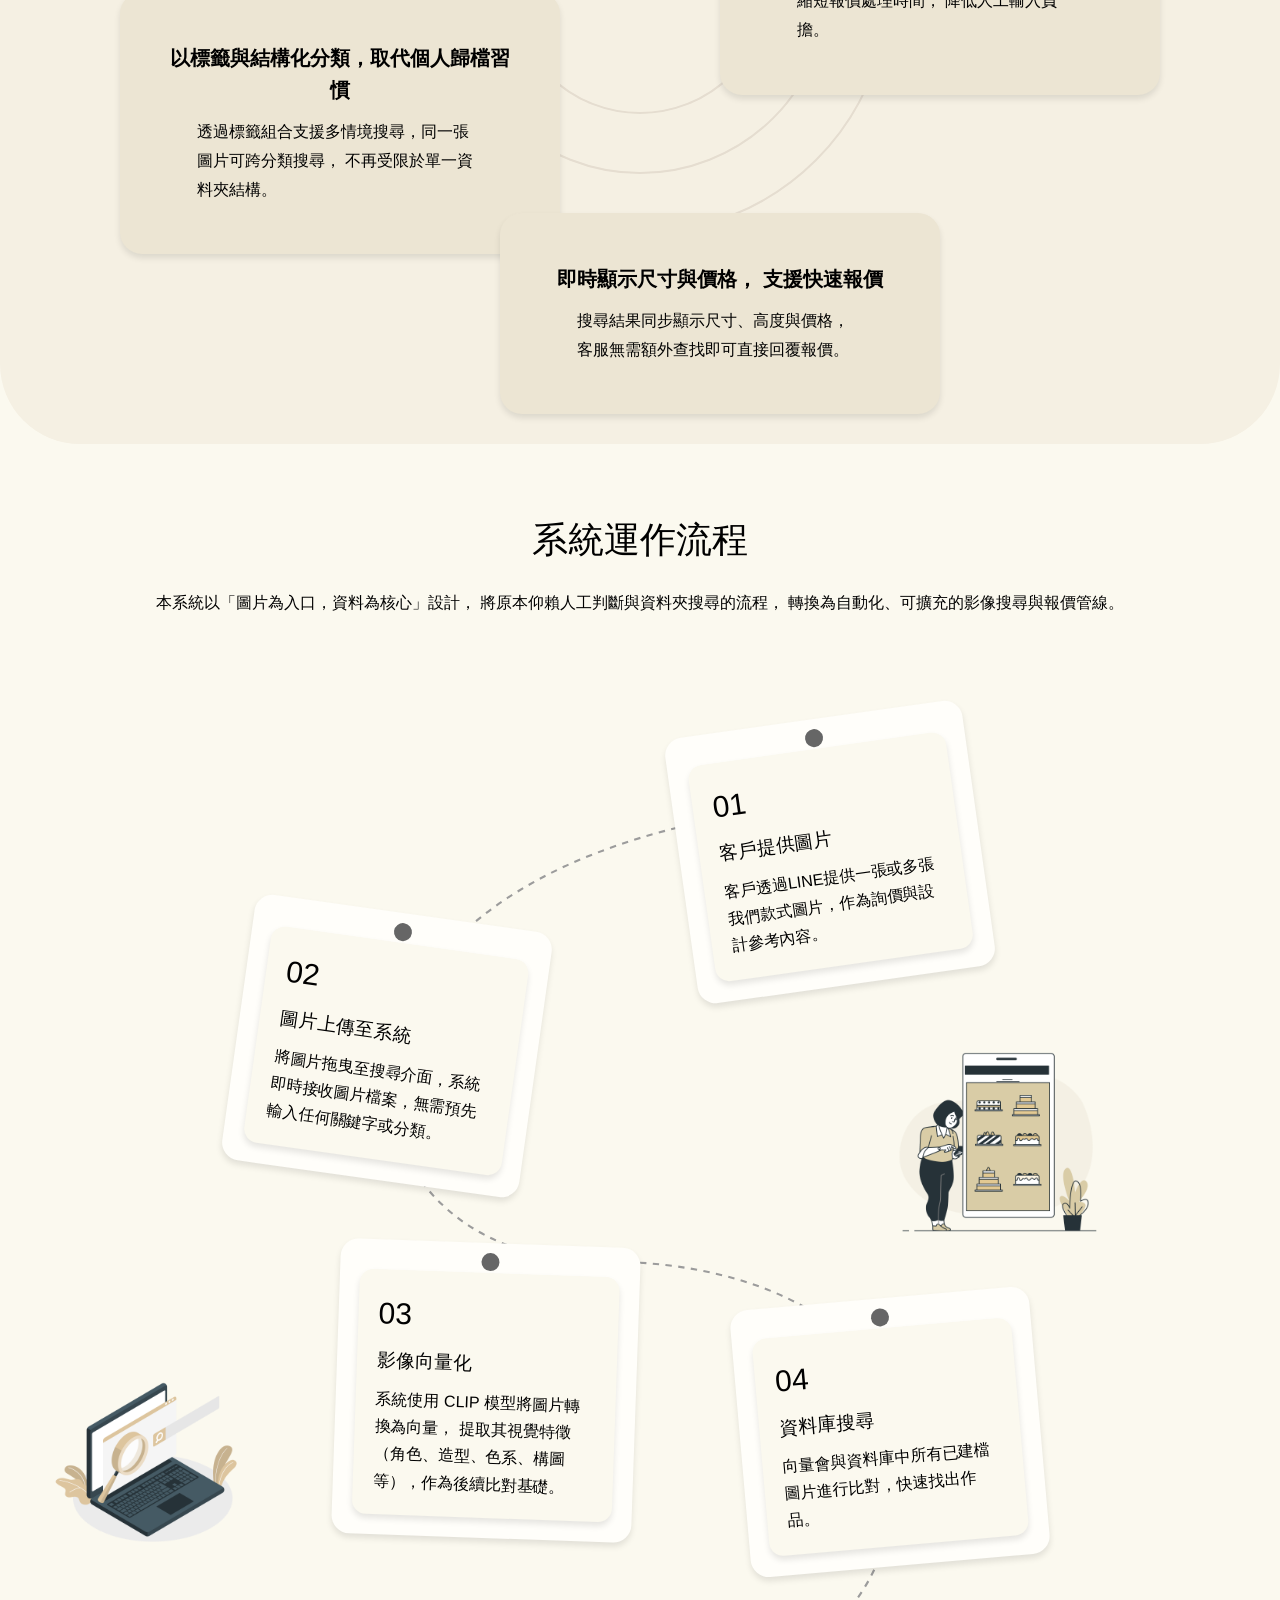
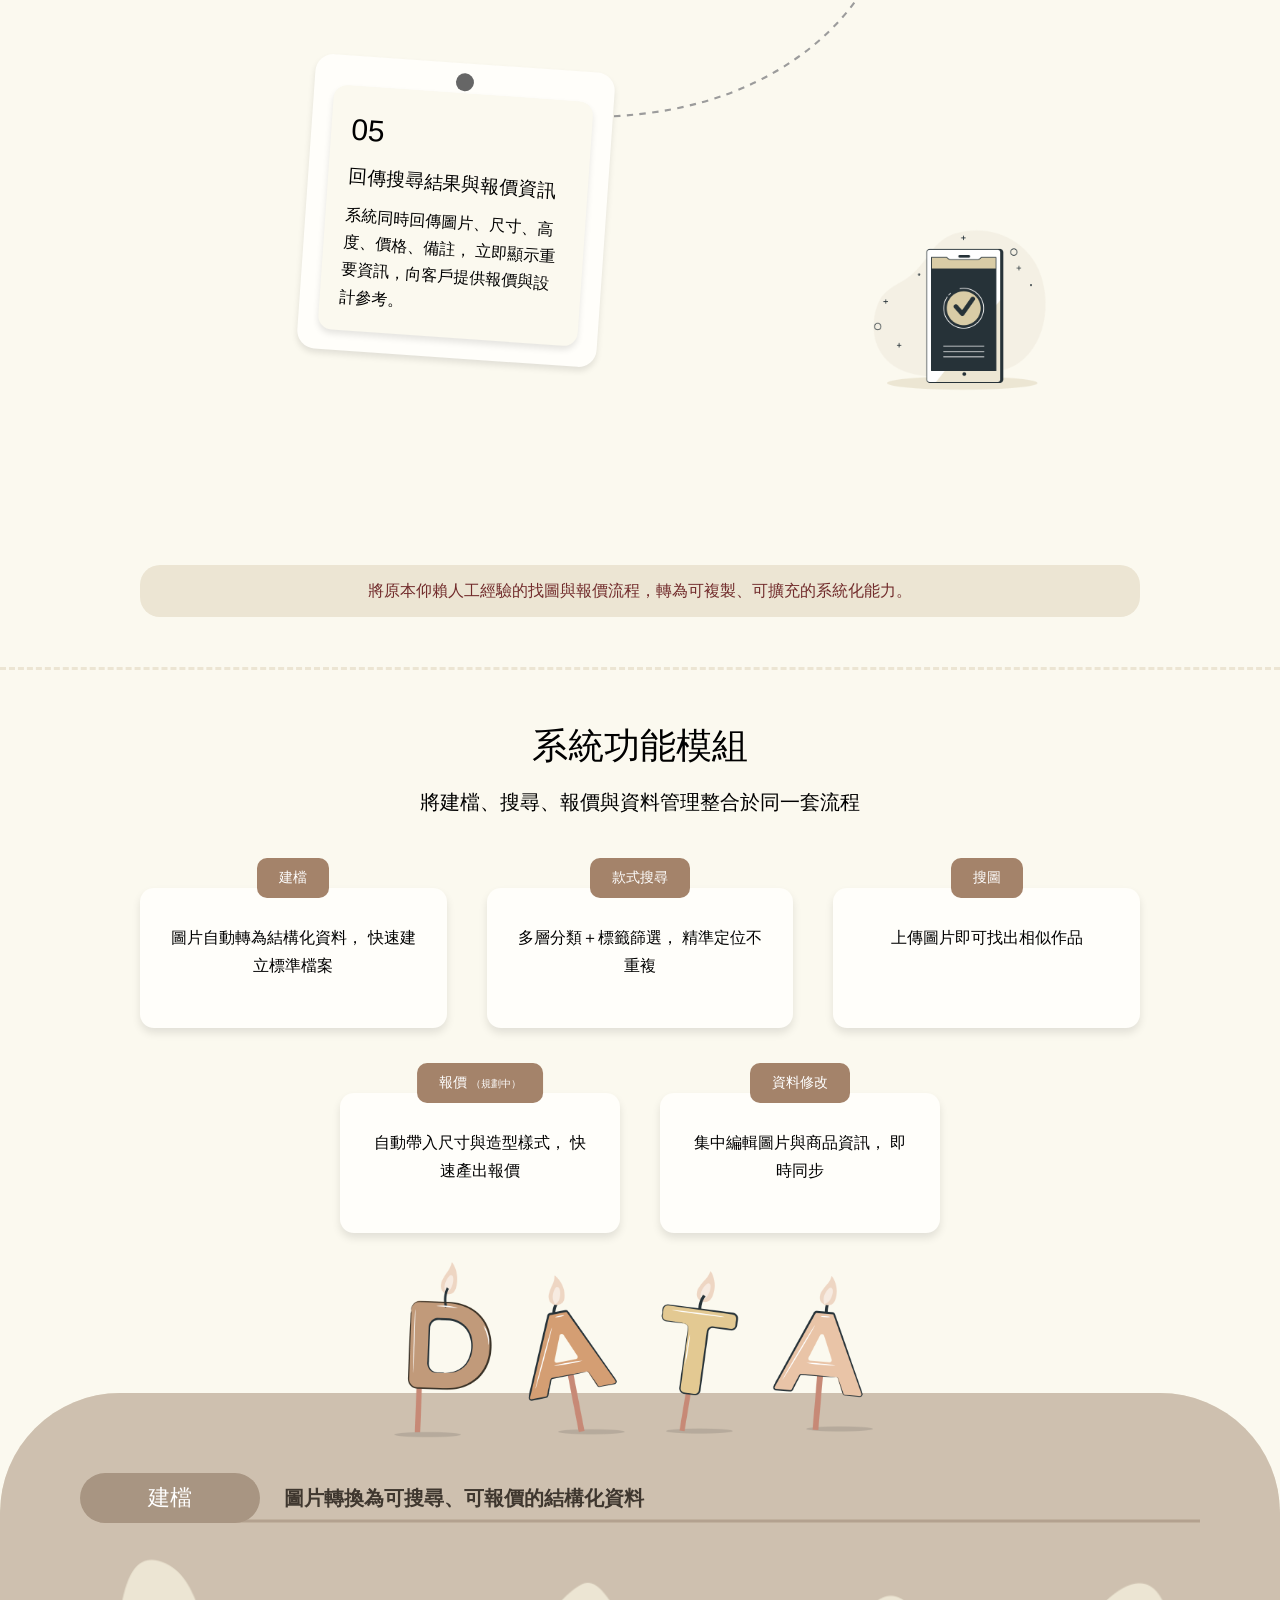
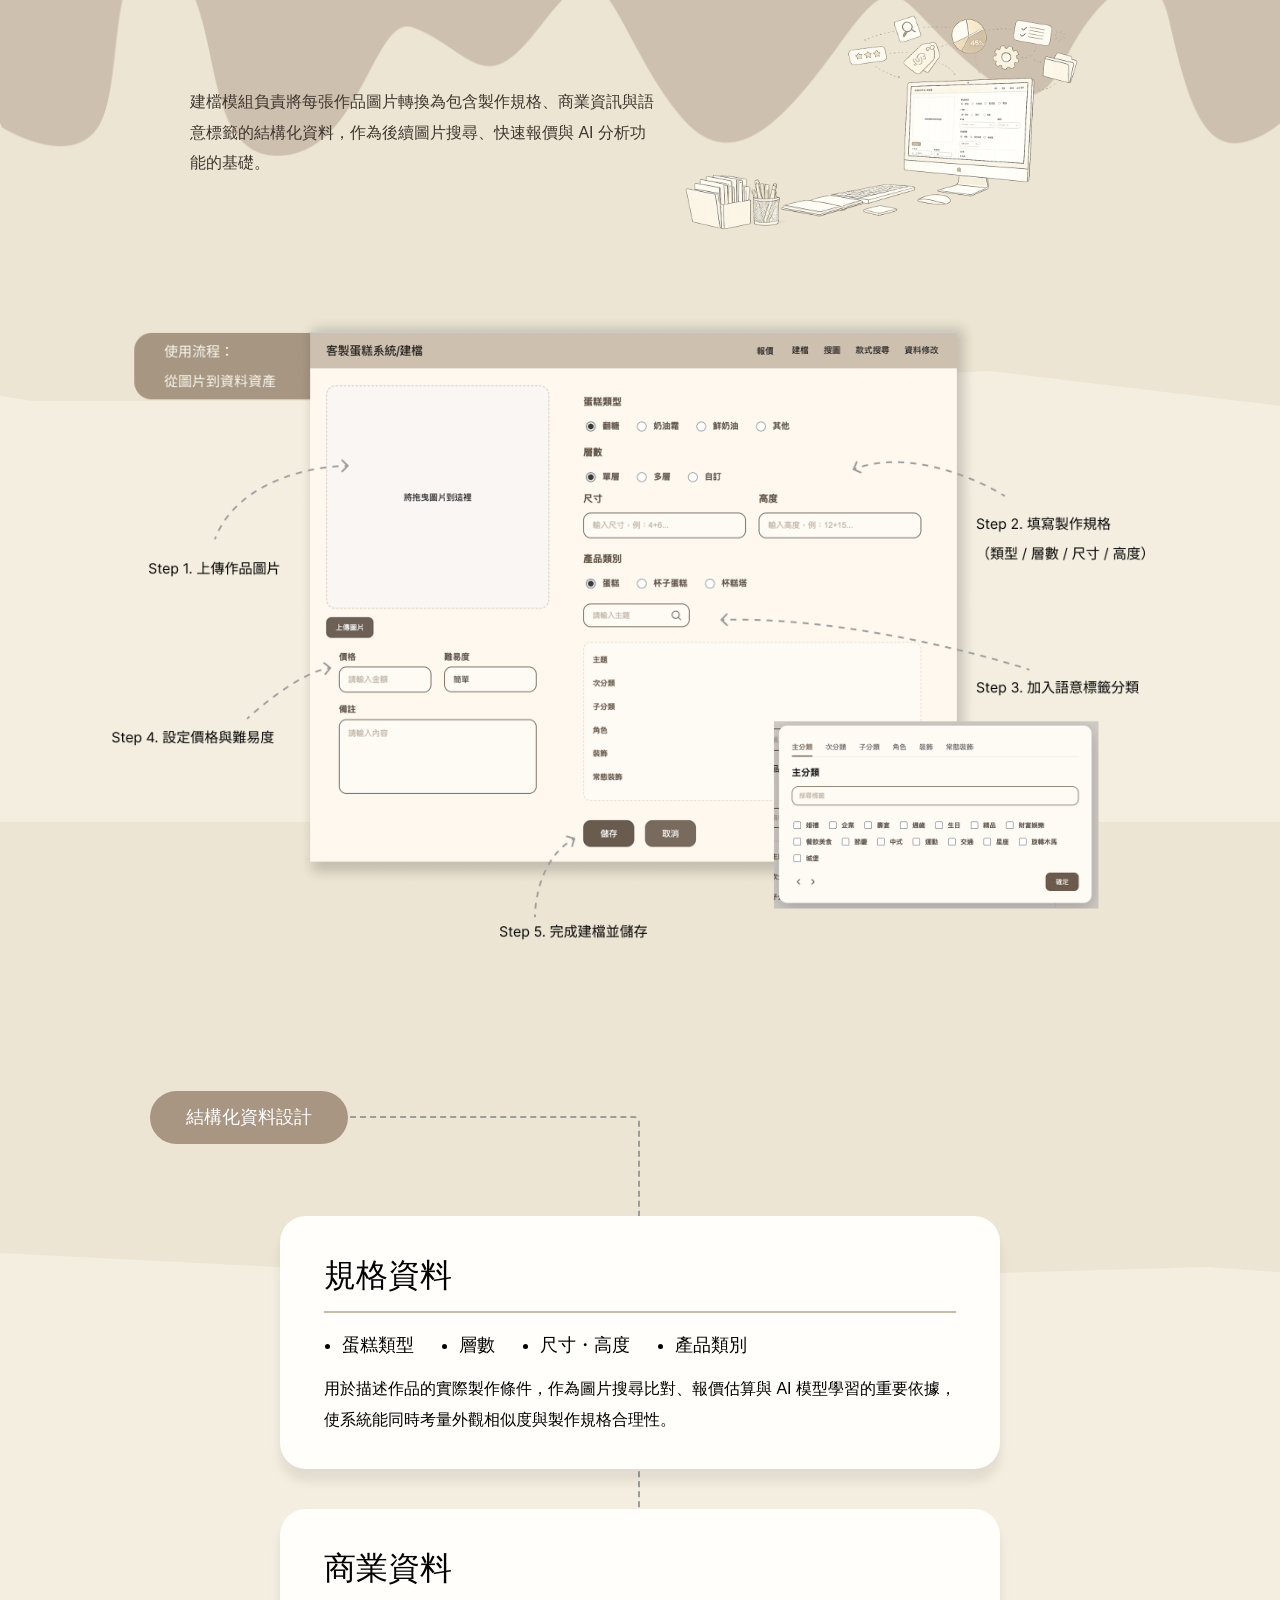
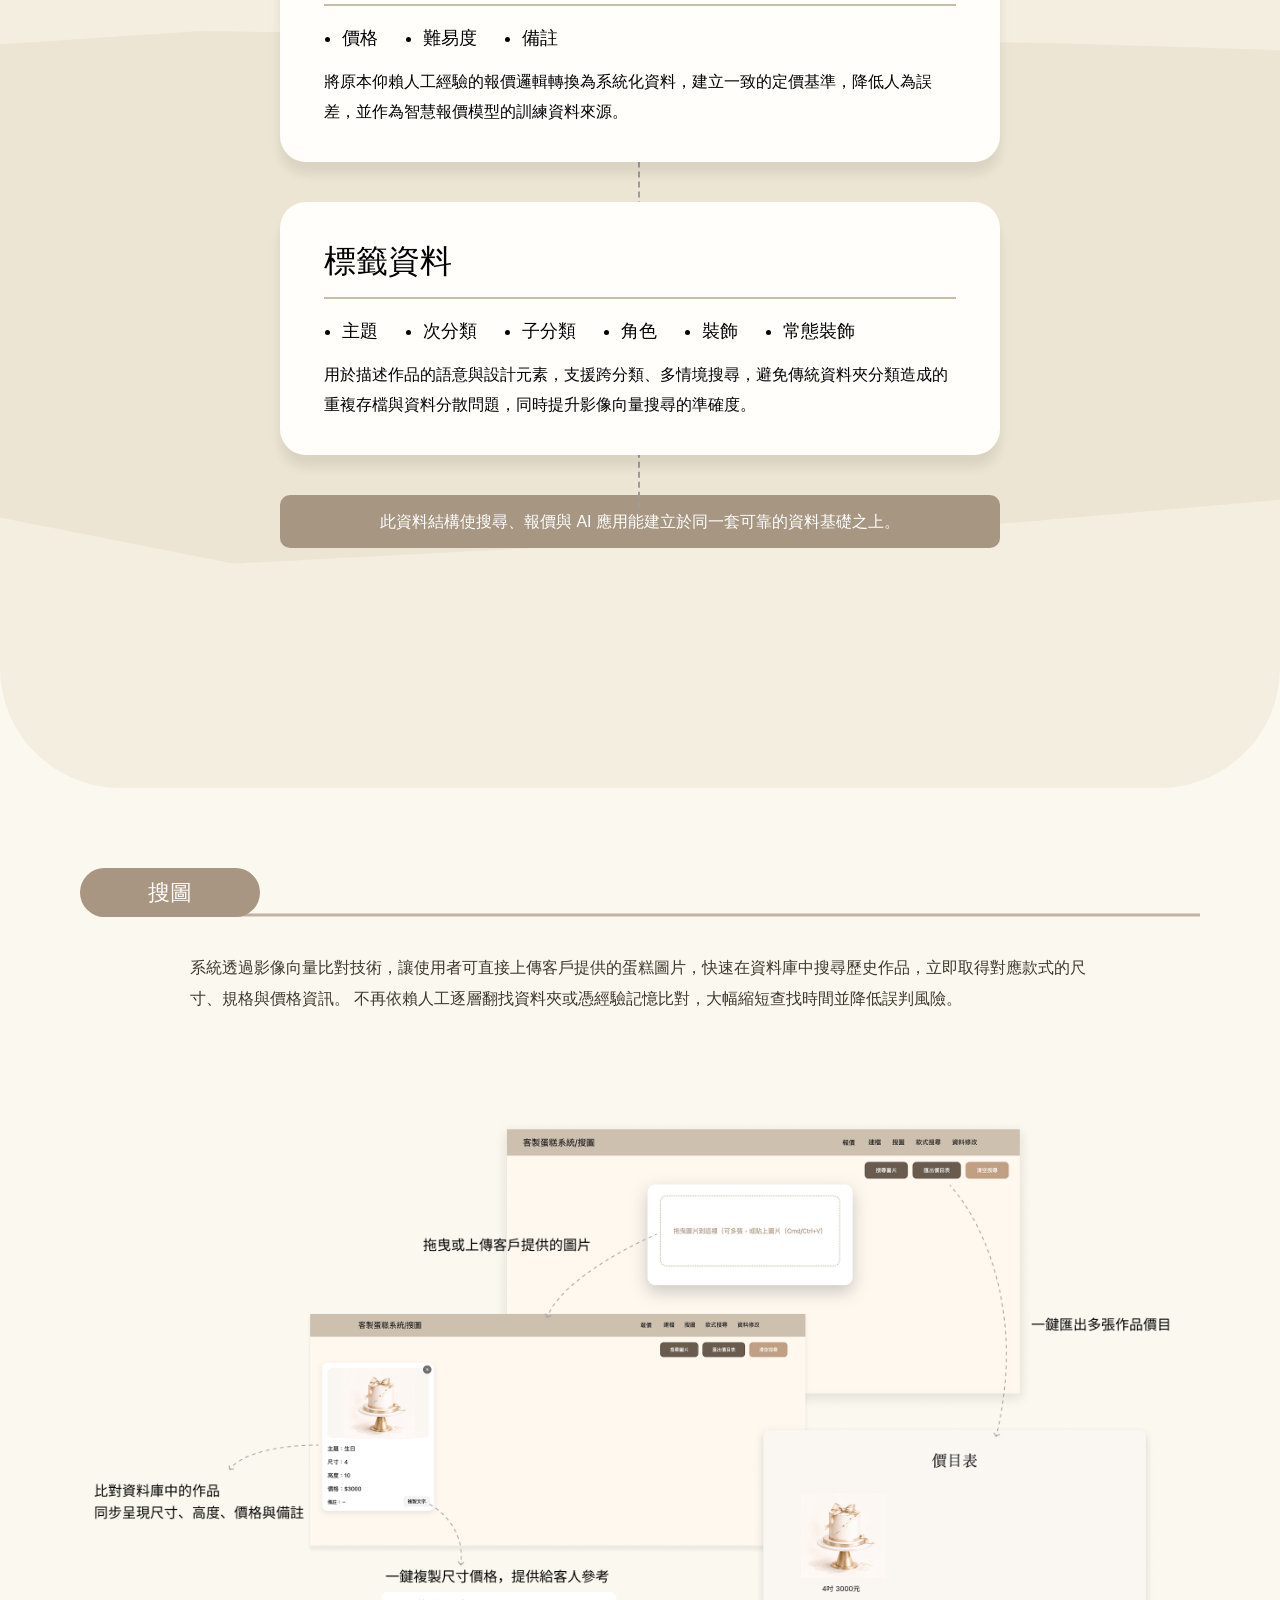
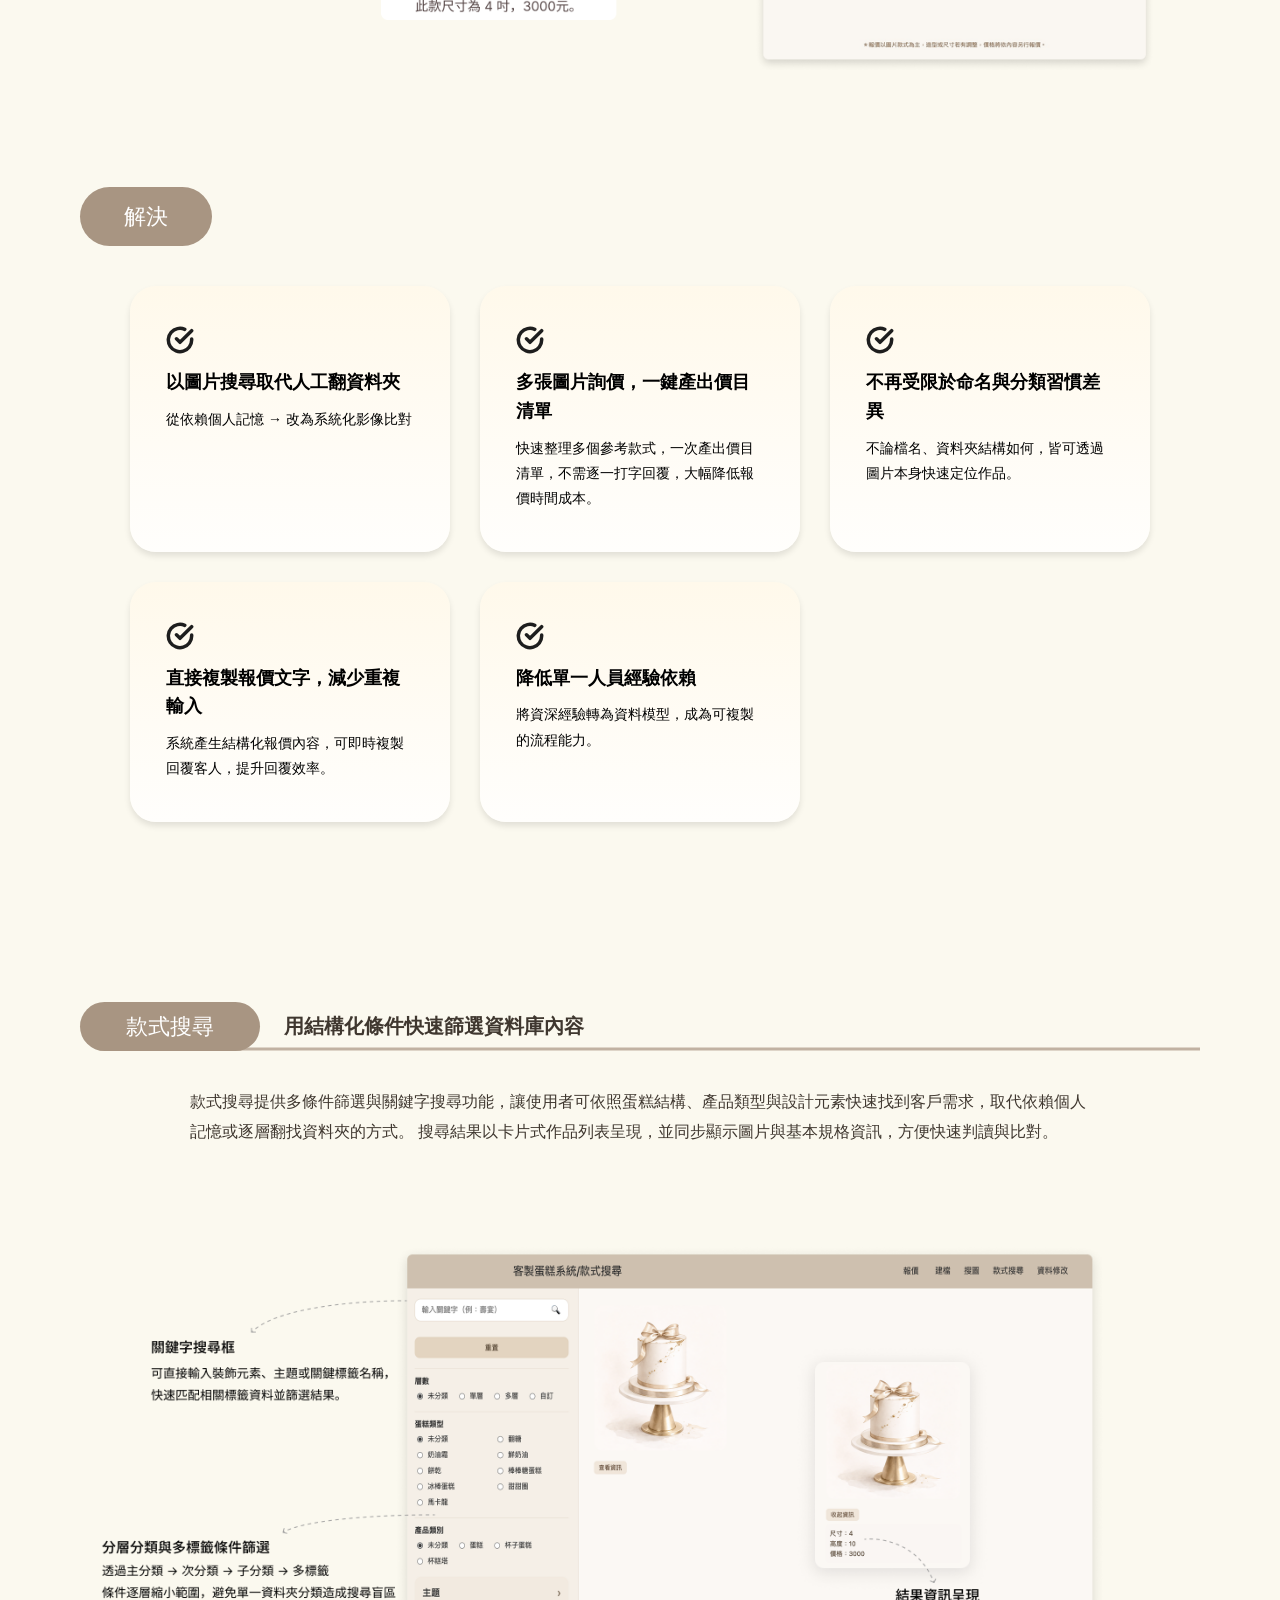
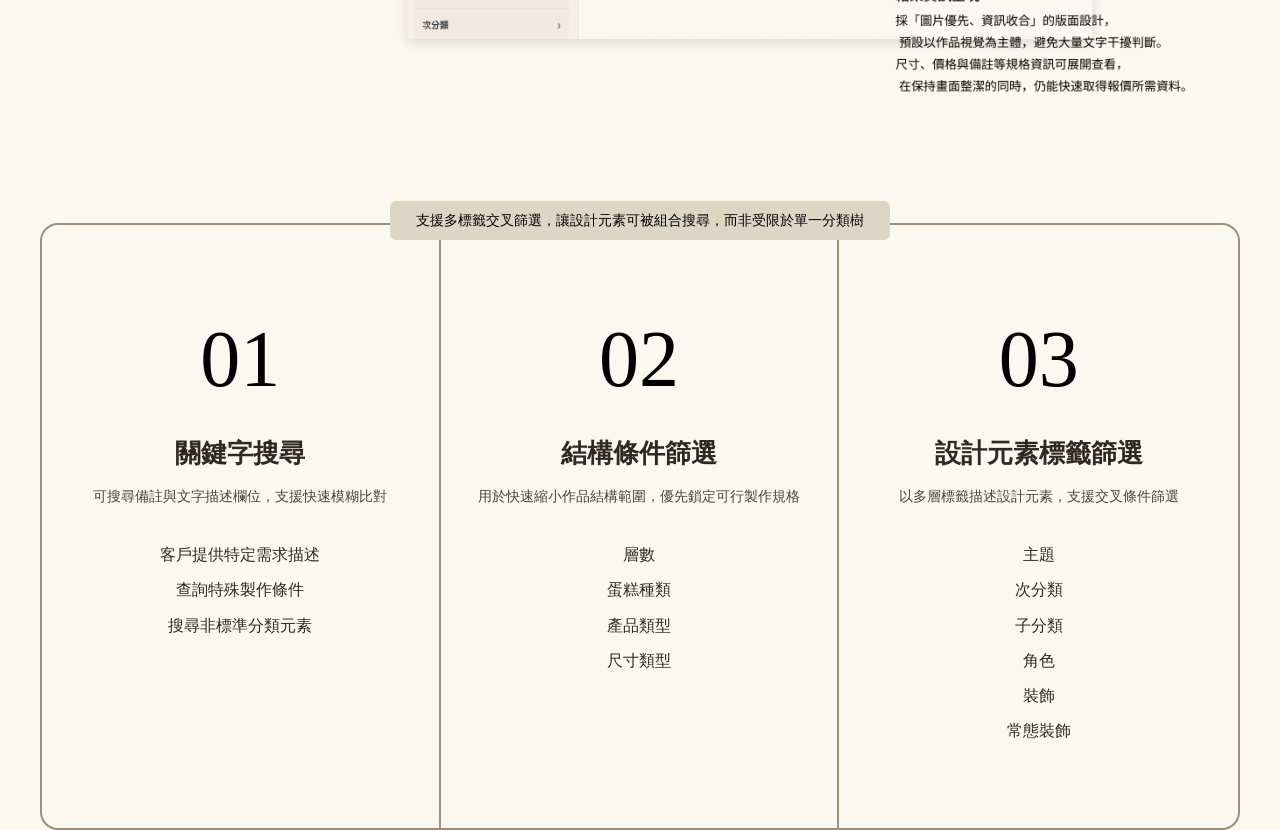
<file: mjuk/system-intro.html>
<!DOCTYPE html>
<html lang="zh-Hant">
<head>
  <meta charset="UTF-8" />
  <meta name="viewport" content="width=device-width, initial-scale=1.0" />
  <title>系統總覽</title>
  <link rel="icon" type="image/png" href="./assets/images/favicon.png">
  <link rel="stylesheet" href="css/base.css" />
  <link rel="stylesheet" href="css/layout.css">
  <link rel="stylesheet" href="css/system-intro.css" />
</head>
<body>
  <div id="nav-container"></div>
<!-- =========================
   HERO
========================= -->

<section class="hero">
  <svg class="hero-shape" viewBox="0 0 200 200" xmlns="http://www.w3.org/2000/svg">
    <path fill="#EDE7DA" d="M28.9,-21.6C43.6,-14.1,66,-7.1,72.9,6.9C79.9,20.9,71.3,41.8,56.5,55.2C41.8,68.6,20.9,74.4,6.6,67.8C-7.7,61.3,-15.5,42.2,-27.8,28.8C-40.2,15.5,-57.1,7.7,-61.4,-4.3C-65.7,-16.3,-57.4,-32.7,-45,-40.2C-32.7,-47.7,-16.3,-46.4,-4.6,-41.7C7.1,-37.1,14.1,-29.1,28.9,-21.6Z" transform="translate(100 100)" />
  </svg>
  <div class="hero__inner">

    <div class="hero__image">
      <img src="./assets/images/cake.png" alt="Cake Illustration">
    </div>

    <div class="hero__content">
      <h1>
        客製蛋糕圖片建檔 × 智慧搜圖 × 快速報價系統
      </h1>
      <p class="hero__subtitle">
        Custom Cake Image Archive, Search and Quotation System
      </p>
    </div>

  </div>
</section>

<!-- =========================
   角色說明 + 技術堆疊
========================= -->
<section class="role-section">
  <div class="role-inner">
    <div class="role-text">
      <p class="role-desc">
        本系統由我獨立規劃與主導實作，涵蓋資料結構設計、AI 搜尋整合與前端介面開發。
        目前已實際部署於客製蛋糕工作室營運環境中使用。
      </p>
    </div>
    <div class="role-stack">
      <span class="stack-tag">Python</span>
      <span class="stack-tag">FastAPI</span>
      <span class="stack-tag">CLIP</span>
      <span class="stack-tag">PIL</span>
      <span class="stack-tag">CSV / JSON</span>
      <span class="stack-tag">HTML / CSS / JS</span>
      <span class="stack-tag">本地部署</span>
    </div>
  </div>
</section>

<!-- =========================
   專案背景
========================= -->

<section class="project-bg">

  <div class="project-bg__header">
    <span class="bg-pill">專案背景</span>
    <div class="bg-line"></div>
  </div>

  <div class="project-bg__content">

    <!-- 左側文字 -->
    <div class="project-bg__text">

      <p>
        在客製蛋糕產業中，圖片是報價與溝通的核心依據。<br>
當作品數量逐年增加，傳統以資料夾與檔名管理圖片的方式，已難以應付實際營運需求，<br>
進而產生搜尋效率低落、資料分散與報價標準不一致等問題。
      </p>

      <ul class="problem-list">
        <li>
          <img src="./assets/icons/icon-problem.svg" alt="" class="problem-icon">
          <span>找圖耗時，無法快速比對相似款式</span>
        </li>
      
        <li>
          <img src="./assets/icons/icon-problem.svg" alt="" class="problem-icon">
          <span>圖片與資料分散，難以統一管理</span>
        </li>
      
        <li>
          <img src="./assets/icons/icon-problem.svg" alt="" class="problem-icon">
          <span>報價缺乏結構化依據，不同人員判斷結果不一致</span>
        </li>
      
        <li>
          <img src="./assets/icons/icon-problem.svg" alt="" class="problem-icon">
          <span>作業高度依賴資深人員，人員不在時流程易受影響</span>
        </li>
      
        <li>
          <img src="./assets/icons/icon-problem.svg" alt="" class="problem-icon">
          <span>查找參考圖片需仰賴人工記憶與手動翻找</span>
        </li>
      </ul>
    </div>
    <!-- 右側插圖 -->
    <div class="project-bg__image">
      <img src="./assets/images/computer-cake.png" alt="System Illustration">
    </div>
  </div>
  <div class="project-bg__highlight">
    本系統以「圖片即資料」為核心概念，整合圖片建檔、智慧搜尋與報價輔助功能，協助店家建立結構化的蛋糕資料庫，提升找圖效率、報價一致性與內部協作能力，讓客製流程更加標準化與可擴展。
  </div>
</section>
<section class="pain-section">
  <div class="pain-header">
    <h2>圖片管理的真實痛點</h2>
  </div>
</section>
<section class="timeline-section">

  <div class="timeline">
    <div class="timeline-line"></div>
    <!-- 1 -->
    <div class="timeline-item">
      <div class="timeline-left">
        <img src="./assets/images/problem-search-slow.png"
             class="timeline-icon">
      </div>

      <div class="timeline-center">
        <div class="timeline-number">1</div>
      </div>

      <div class="timeline-right">
        <h3>人工找圖，效率低落且容易漏找</h3>
        <p>人工逐層翻找資料夾，外觀相似款式容易漏找</p>
      </div>

    </div>


    <!-- 2 -->
    <div class="timeline-item reverse">

      <div class="timeline-left">
        <h3>分類標準不一，圖片難以定位</h3>
        <p>同一張圖片被存放在不同邏輯分類中</p>
      </div>

      <div class="timeline-center">
        <div class="timeline-number">2</div>
      </div>

      <div class="timeline-right">
        <img src="./assets/images/problem-memory-search.png"
             class="timeline-icon">
      </div>

    </div>


    <!-- 3 -->
    <div class="timeline-item">

      <div class="timeline-left">
        <img src="./assets/images/problem-confused-search.png"
             class="timeline-icon">
      </div>

      <div class="timeline-center">
        <div class="timeline-number">3</div>
      </div>

      <div class="timeline-right">
        <h3>客人詢問參考圖，回應成本高</h3>
        <p>需仰賴人工記憶查找歷史相似作品</p>
      </div>

    </div>


    <!-- 4 -->
    <div class="timeline-item reverse">

      <div class="timeline-left">
        <h3>多重分類需求，導致重複存檔與價格不一致</h3>
        <p>資料量膨脹、版本混亂，增加管理與報價風險</p>
      </div>

      <div class="timeline-center">
        <div class="timeline-number">4</div>
      </div>

      <div class="timeline-right">
        <img src="./assets/images/problem-data-overload.png"
             class="timeline-icon">
      </div>

    </div>


    <!-- 5 -->
    <div class="timeline-item">

      <div class="timeline-left">
        <img src="./assets/images/problem-time.png"
             class="timeline-icon">
      </div>

      <div class="timeline-center">
        <div class="timeline-number">5</div>
      </div>

      <div class="timeline-right">
        <h3>多圖詢問需重複輸入與比對，報價流程冗長</h3>
        <p>每筆詢價皆需人工查找及回覆</p>
      </div>
    </div>
  </div>
  <div class="project-bg__highlight">
    也讓「圖片管理」從輔助工具，變成營運中最隱形、卻最消耗時間的人力成本來源之一。
  </div>
</section>
<section class="solution-section">

  <h2 class="solution-title">
    如何解決這些問題
  </h2>

  <p class="solution-desc">
    為了解決傳統圖片管理與報價流程所帶來的效率瓶頸，我設計並實作了一套結合影像 AI 與結構化資料管理的圖片搜尋與報價系統，將原本仰賴人工記憶與資料夾分類的流程，轉換為可搜尋、可擴充、可維護的系統架構。
  </p>
  <div class="solution-container">
    <!-- 中央圓 -->
    <div class="solution-center">
      <div class="circle-big"></div>
      <div class="circle-mid"></div>
      <div class="circle-small"></div>

      <div class="circle-text">
        How I built it</div>
    </div>
    <!-- 左上 -->
    <div class="solution-card card-1">
      <h3>以圖片搜尋，取代人工翻資料夾</h3>
      <p>
        拖曳圖片即可搜尋，透過 CLIP 找出最相似歷史作品，
        避免漏找與誤判。
      </p>
      <div class="highlight">
        找圖時間：分鐘 → 秒級
      </div>
    </div>
    <!-- 左下 -->
    <div class="solution-card card-2">
      <h3>
        以標籤與結構化分類，取代個人歸檔習慣
      </h3>
      <p>
        透過標籤組合支援多情境搜尋，同一張圖片可跨分類搜尋，
        不再受限於單一資料夾結構。
      </p>
    </div>
    <!-- 右上 -->
    <div class="solution-card card-3">
      <h3>
        一張圖多角色、多類型，不重複存放
      </h3>
      <p>
        單一圖片透過標籤對應多種分類，
        無需重複存檔，
        確保資料唯一性與價格一致。
      </p>
    </div>
    <!-- 右中 -->
    <div class="solution-card card-4">
      <h3>
        自動生成圖表，支援多圖快速報價
      </h3>
      <p>
        多張圖片詢價時自動整理為清單，有效縮短報價處理時間，
        降低人工輸入負擔。
      </p>
    </div>
    <!-- 下方 -->
    <div class="solution-card card-5">
      <h3>
        即時顯示尺寸與價格，
        支援快速報價
      </h3>
      <p>
        搜尋結果同步顯示尺寸、高度與價格，
        客服無需額外查找即可直接回覆報價。
      </p>
    </div>
  </div>
</section>
<!-- 系統運作流程 -->
<section class="workflow-section">
  <h2 class="workflow-title">系統運作流程</h2>
  <p class="workflow-desc">
    本系統以「圖片為入口，資料為核心」設計，
    將原本仰賴人工判斷與資料夾搜尋的流程，
    轉換為自動化、可擴充的影像搜尋與報價管線。
  </p>
  <div class="workflow-area">
  <div class="workflow-scale">
  <!-- S型虛線 -->
  <svg  class="workflow-svg" width="730" height="1268" viewBox="0 0 730 1268" fill="none" xmlns="http://www.w3.org/2000/svg">
    <path d="M469.966 1.46655C342.133 28.9665 72.9183 97.8665 1.71826 343.467C-2.78174 418.3 48.0659 617.467 304.466 625.467C485.133 619.967 818.066 694.167 704.466 1034.97C678.966 1116.3 555.366 1276.37 264.966 1265.97" stroke="#9C9C9C" stroke-width="3" stroke-dasharray="9 9"/>
    </svg>

  <!-- 插圖1 -->
  <img src="./assets/images/workflow-cake-database.png"
       class="workflow-img img1">


  <!-- 插圖2 -->
  <img src="./assets/images/workflow-search.png"
       class="workflow-img img2">


  <!-- 插圖3 -->
  <img src="./assets/images/workflow-result.png"
       class="workflow-img img3">


  <!-- 卡片1 -->
  <div class="flow-card card1">
    <div class="pin"></div>
    <div class="card-inner">
      <div class="step">01</div>
      <h3>客戶提供圖片</h3>
      <p>
        客戶透過LINE提供一張或多張我們款式圖片，作為詢價與設計參考內容。
      </p>
    </div>
  </div>


  <!-- 卡片2 -->
  <div class="flow-card card2">
    <div class="pin"></div>
    <div class="card-inner">
      <div class="step">02</div>
      <h3>圖片上傳至系統</h3>
      <p>
        將圖片拖曳至搜尋介面，系統即時接收圖片檔案，無需預先輸入任何關鍵字或分類。
      </p>
    </div>
  </div>


  <!-- 卡片3 -->
  <div class="flow-card card3">
    <div class="pin"></div>
    <div class="card-inner">
      <div class="step">03</div>
      <h3>影像向量化</h3>
      <p>
        系統使用 CLIP 模型將圖片轉換為向量，
提取其視覺特徵（角色、造型、色系、構圖等），作為後續比對基礎。
      </p>
    </div>
  </div>
  <!-- 卡片4 -->
  <div class="flow-card card4">
    <div class="pin"></div>
    <div class="card-inner">
      <div class="step">04</div>
      <h3>資料庫搜尋</h3>
      <p>
        向量會與資料庫中所有已建檔圖片進行比對，快速找出作品。
      </p>
    </div>
  </div>
  <!-- 卡片5 -->
<div class="flow-card card5">
  <div class="pin"></div>
  <div class="card-inner">
    <div class="step">05</div>
    <h3>回傳搜尋結果與報價資訊</h3>
    <p>
      系統同時回傳圖片、尺寸、高度、價格、備註，
      立即顯示重要資訊，向客戶提供報價與設計參考。
    </p>
  </div>
</div>


  </div><!-- /.flow-card card5 -->
  </div><!-- /.workflow-scale -->
  </div><!-- /.workflow-area -->
</section><!-- /.workflow-section -->
<div class="project-bg__highlight">
  將原本仰賴人工經驗的找圖與報價流程，轉為可複製、可擴充的系統化能力。
</div>
<!-- 系統功能模組 -->
<section class="modules-section">
  <h2 class="modules-title">
    系統功能模組
  </h2>
  <p class="modules-desc">
    將建檔、搜尋、報價與資料管理整合於同一套流程
  </p>
<!-- 第一排 -->
<div class="modules-grid">

  <!-- 建檔 -->
  <div class="module-card">

    <div class="module-tag">
      建檔
    </div>
    <p>
      圖片自動轉為結構化資料，
      快速建立標準檔案
    </p>
  </div>
  <!-- 款式搜尋 -->
  <div class="module-card">
    <div class="module-tag">
      款式搜尋
    </div>
    <p>
      多層分類＋標籤篩選，
      精準定位不重複
    </p>
  </div>
  <!-- 搜圖 -->
  <div class="module-card">
    <div class="module-tag">
      搜圖
    </div>
    <p>
      上傳圖片即可找出相似作品
    </p>
  </div>
</div>
<!-- 第二排（置中） -->
<div class="modules-grid modules-grid-bottom">
  <!-- 報價 -->
  <div class="module-card">
    <div class="module-tag">
      報價
      <span class="tag-small">
        （規劃中）
      </span>
    </div>
    <p>
      自動帶入尺寸與造型樣式，
      快速產出報價
    </p>
  </div>
  <!-- 資料修改 -->
  <div class="module-card">
    <div class="module-tag">
      資料修改
    </div>
    <p>
      集中編輯圖片與商品資訊，
      即時同步
    </p>
  </div>
</div>
<img src="./assets/images/Candle.png" class="candle">
</section>
<!-- =========================
DATA SECTION
========================= -->

<section class="data-section">
  <div class="data-wrap">
    <div class="data-inner">
      <div class="data-header">
        
        <div class="data-badge">建檔</div>
        <div class="data-header-main">
          <h2>圖片轉換為可搜尋、可報價的結構化資料</h2>
        </div>
      </div>
      <div class="data-flow">
        <div class="data-flow-left">
          <p class="data-flow-text">建檔模組負責將每張作品圖片轉換為包含製作規格、商業資訊與語意標籤的結構化資料，作為後續圖片搜尋、快速報價與 AI 分析功能的基礎。</p>
        </div>
        <div class="data-flow-right">
          <img class="data-illus" src="./assets/images/data.png" alt="">
        </div>
      </div>
      <img class="data-ui" src="./assets/images/cake-system-build-workflow.png" alt="">
    </div><!-- /.data-inner -->
  </div><!-- /.data-wrap -->
  <!-- 結構化資料設計區 -->
<section class="data-structure-section">

  <div class="data-structure-wrap">
  
  <div class="structure-title">
  結構化資料設計
  </div>
  
  <div class="structure-card">
  
  <h3>規格資料</h3>
  
  <div class="structure-divider"></div>
  
  <ul class="structure-tags">
  <li>蛋糕類型</li>
  <li>層數</li>
  <li>尺寸・高度</li>
  <li>產品類別</li>
  </ul>
  
  <p>
  用於描述作品的實際製作條件，作為圖片搜尋比對、報價估算與 AI 模型學習的重要依據，使系統能同時考量外觀相似度與製作規格合理性。
  </p>
  
  </div>
  
  <div class="structure-card">
  
  <h3>商業資料</h3>
  
  <div class="structure-divider"></div>
  
  <ul class="structure-tags">
  <li>價格</li>
  <li>難易度</li>
  <li>備註</li>
  </ul>
  
  <p>
  將原本仰賴人工經驗的報價邏輯轉換為系統化資料，建立一致的定價基準，降低人為誤差，並作為智慧報價模型的訓練資料來源。
  </p>
  
  </div>
  
  <div class="structure-card">
  
  <h3>標籤資料</h3>
  
  <div class="structure-divider"></div>
  
  <ul class="structure-tags">
  <li>主題</li>
  <li>次分類</li>
  <li>子分類</li>
  <li>角色</li>
  <li>裝飾</li>
  <li>常態裝飾</li>
  </ul>
  
  <p>
  用於描述作品的語意與設計元素，支援跨分類、多情境搜尋，避免傳統資料夾分類造成的重複存檔與資料分散問題，同時提升影像向量搜尋的準確度。
  </p>
  
  </div>
  
  <div class="structure-footer">
  此資料結構使搜尋、報價與 AI 應用能建立於同一套可靠的資料基礎之上。
  </div>
  </div>
  </section><!-- /.data-structure-section -->
</section><!-- /.data-section -->
<section class="data-search-section">
  <div class="data-inner">
  
  <div class="data-header">
  <div class="data-badge">搜圖</div>
  </div>
  
  <p class="data-search-text">
  系統透過影像向量比對技術，讓使用者可直接上傳客戶提供的蛋糕圖片，快速在資料庫中搜尋歷史作品，立即取得對應款式的尺寸、規格與價格資訊。
  不再依賴人工逐層翻找資料夾或憑經驗記憶比對，大幅縮短查找時間並降低誤判風險。
  </p>
  
  <img class="data-ui" src="./assets/images/cake-system-search.png">
  
  <div class="search-badge">解決</div>
  
  <div class="search-grid">
  
  <div class="search-card">
  <h3>以圖片搜尋取代人工翻資料夾</h3>
  <p>從依賴個人記憶 → 改為系統化影像比對</p>
  </div>
  
  <div class="search-card">
  <h3>多張圖片詢價，一鍵產出價目清單</h3>
  <p>快速整理多個參考款式，一次產出價目清單，不需逐一打字回覆，大幅降低報價時間成本。</p>
  </div>
  
  <div class="search-card">
  <h3>不再受限於命名與分類習慣差異</h3>
  <p>不論檔名、資料夾結構如何，皆可透過圖片本身快速定位作品。</p>
  </div>
  
  <div class="search-card">
  <h3>直接複製報價文字，減少重複輸入</h3>
  <p>系統產生結構化報價內容，可即時複製回覆客人，提升回覆效率。</p>
  </div>
  
  <div class="search-card">
  <h3>降低單一人員經驗依賴</h3>
  <p>將資深經驗轉為資料模型，成為可複製的流程能力。</p>
  </div>
  </div>
  </div>
  </section>
  <!-- 搜尋款式 -->
  <section class="style-feature-section">
  <div class="data-inner">
  <div class="data-header">
    <div class="data-badge">款式搜尋</div>
    <div class="data-header-main">
      <h2>用結構化條件快速篩選資料庫內容</h2>
    </div>
  </div>
  <p class="data-search-text">
    款式搜尋提供多條件篩選與關鍵字搜尋功能，讓使用者可依照蛋糕結構、產品類型與設計元素快速找到客戶需求，取代依賴個人記憶或逐層翻找資料夾的方式。
    搜尋結果以卡片式作品列表呈現，並同步顯示圖片與基本規格資訊，方便快速判讀與比對。
    </p>
    <img class="data-ui" src="./assets/images/cake-system-style-search.png">
</div>
<!-- =========================
款式搜尋功能說明區
========================= -->
  <div class="style-feature-wrap">
  
  <div class="style-feature-topnote">
  支援多標籤交叉篩選，讓設計元素可被組合搜尋，而非受限於單一分類樹
  </div>
  
  <div class="style-feature-grid">
  
  <div class="style-feature-card">
  <div class="style-number">01</div>
  <h3>關鍵字搜尋</h3>
  <p class="style-desc">
  可搜尋備註與文字描述欄位，支援快速模糊比對
  </p>
  <ul>
  <li>客戶提供特定需求描述</li>
  <li>查詢特殊製作條件</li>
  <li>搜尋非標準分類元素</li>
  </ul>
  </div>
  
  <div class="style-feature-card">
  <div class="style-number">02</div>
  <h3>結構條件篩選</h3>
  <p class="style-desc">
  用於快速縮小作品結構範圍，優先鎖定可行製作規格
  </p>
  <ul>
  <li>層數</li>
  <li>蛋糕種類</li>
  <li>產品類型</li>
  <li>尺寸類型</li>
  </ul>
  </div>
  
  <div class="style-feature-card">
  <div class="style-number">03</div>
  <h3>設計元素標籤篩選</h3>
  <p class="style-desc">
  以多層標籤描述設計元素，支援交叉條件篩選
  </p>
  <ul>
  <li>主題</li>
  <li>次分類</li>
  <li>子分類</li>
  <li>角色</li>
  <li>裝飾</li>
  <li>常態裝飾</li>
  </ul>
  </div>
  
  </div><!-- /.style-feature-wrap -->
</section><!-- /.style-feature-section -->
<script src="js/layout.js"></script>
</body>
</html>
</file>
<file: css/base.css>
*,
*::before,
*::after {
  box-sizing: border-box;
}

* {
  margin: 0;
  padding: 0;
}
/* 基礎文字 */
body {
  font-family:
    -apple-system,
    BlinkMacSystemFont,
    "Segoe UI",
    "Noto Sans TC",
    sans-serif;

  line-height: 1.6;
  -webkit-font-smoothing: antialiased;
}
/* 標題 */
h1, h2, h3, h4, h5, h6 {
  font-weight: 600;
}
/* 連結 */
a {
  text-decoration: none;
  color: inherit;
}
/* 圖片 */
img {
  display: block;
  max-width: 100%;
}
/* 表單 */
button,
input,
textarea,
select {
  font: inherit;
}
</file>
<file: css/layout.css>
/* =========================
Coming Soon Tooltip
========================= */

/* .coming-soon-wrap{
  position:relative;
  display:inline-flex;
  align-items:center;
}

.coming-soon-link{
  position:relative;
  font-size:14px;
  color:#5f5246;
  text-decoration:none;
  padding-bottom:4px;
  cursor:default;
  opacity:.5;
}

.coming-soon-link::after{
  content:"";
  position:absolute;
  left:0;
  bottom:-6px;
  width:0;
  height:2px;
  background:#a89582;
  transition:.25s;
}

.coming-soon-tip{
  position:absolute;
  top:calc(100% + 12px);
  left:50%;
  transform:translateX(-50%) translateY(4px);
  background:#f5f1ee;
  border:1px solid rgba(168,149,130,.3);
  border-radius:8px;
  padding:6px 14px;
  font-size:12px;
  color:#5f5246;
  white-space:nowrap;
  opacity:0;
  pointer-events:none;
  transition:opacity .2s ease, transform .2s ease;
  box-shadow:0 4px 12px rgba(0,0,0,.08);
  z-index:1001;
}

.coming-soon-tip::before{
  content:"";
  position:absolute;
  top:-6px;
  left:50%;
  transform:translateX(-50%);
  border-width:0 6px 6px 6px;
  border-style:solid;
  border-color:transparent transparent #f5f1ee transparent;
}

.coming-soon-wrap:hover .coming-soon-tip{
  opacity:1;
  transform:translateX(-50%) translateY(0);
}

/* 手機版 mobile-nav 內 */
/* .coming-soon-wrap.mobile{
  display:flex;
  flex-direction:column;
  align-items:center;
  gap:4px;
}

.coming-soon-wrap.mobile .coming-soon-link{
  font-size:20px;
  font-weight:400;
  letter-spacing:1px;
  color:#3f372f;
}

.coming-soon-wrap.mobile .coming-soon-tip{
  position:static;
  transform:none;
  opacity:1;
  font-size:11px;
  padding:3px 10px;
  pointer-events:none;
  background:#f5f1ee;
}

@media (max-width:480px){
  .coming-soon-wrap.mobile .coming-soon-link{
    font-size:18px;
  }
} */ 


.nav{
  position:fixed;
  top:0;
  left:0;
  width:100%;
  z-index:1000;
  display:flex;
  justify-content:space-between;
  align-items:center;
  padding:16px 30px ;
  transition:all .3s ease;
}

/* ⭐ 畫底線 */
.nav::after{
  content:"";
  position:absolute;
  left:50px;
  right:50px;
  bottom:0;
  height:1px;
  background:#bda999;
  opacity:.6;
  transition:opacity .35s ease;
}
 
  /* 滑動後 */
  .nav.scrolled{
    background:rgba(255,255,255,0.45);
    backdrop-filter:blur(14px);
    -webkit-backdrop-filter:blur(14px);
    box-shadow:0 5px 18px rgba(0,0,0,.06);
  }

  .nav.scrolled::after{
    opacity:0;
  }
  
  .logo {
  width:140px;
  height:48px;
  background:url("../assets/images/logo.svg") no-repeat center;
  background-size:contain;
  }
  
  .hamburger{
    display:none;
    cursor:pointer;
    }
    .hamburger img{
    width:28px;
    height:28px;
    display:block;
    
    }
  
  
  .nav__menu {
  display:flex;
  gap:36px;
  
  }
  
  .nav__menu a{
    position:relative;
    font-size:14px;
    color:#5f5246;
    text-decoration:none;
    padding-bottom:4px;
    
    }
    .nav__menu a::after{
      content:"";
      position:absolute;
      left:0;
      bottom:-6px;
      width:0;
      height:2px;
      background:#a89582;
      transition:.25s;
      }
      .nav__menu a:hover::after{
      width:100%;
      
      }
      .nav__menu a.active::after{
      width:100%;

      }
/* =========================
Fullscreen Menu
========================= */

.mobile-menu{
position:fixed;
top:0;
left:0;
width:100%;
height:100vh;
display:flex;             
flex-direction:column;
/* 奶茶毛玻璃 */
background:rgba(245,241,238,0.75);
backdrop-filter:blur(18px);
-webkit-backdrop-filter:blur(18px);
opacity:0;
pointer-events:none;
transition:.35s;
z-index:2000;

}
/* 開啟 */
.mobile-menu.open{
opacity:1;
pointer-events:auto;

}

/* =========================
TOP
========================= */

.mobile-top{
position:absolute;
top:25px;
left:25px;
right:25px;
display:flex;
justify-content:space-between;
align-items:center;

}

/* LOGO */
.mobile-logo{
width:130px;
height:42px;
background:url("../assets/images/logo.svg") no-repeat center;
background-size:contain;

}

/* X */
.mobile-close{
font-size:26px;
cursor:pointer;
color:#5f5246;
}


/* =========================
中間選單
========================= */

.mobile-nav{    
  flex:1;          
  display:flex;
  flex-direction:column;
  justify-content:center; 
  align-items:center;   
  gap:12px;
  
  }

/* 大字 */
.mobile-nav a{
font-size:20px;
color:#3f372f;
text-decoration:none;
font-weight:400;
letter-spacing:1px;
}

/* hover */
.mobile-nav a:hover{
opacity:.7;
}

/* =========================
底部
========================= */
.mobile-footer{   
  text-align:center;
  margin-bottom:40px;
  }
  .mobile-ig {
    display:block;
    width:40px;
    height:40px ;
    margin:0 auto 16px auto;
    border-radius:50%;
    background-color:#e8d9bf;
    background-image:url("../assets/icons/instagram.svg");
    background-repeat:no-repeat;
    background-position:center;
    background-size:18px;
    transition:.2s;
  }

/* copyright */
.mobile-copyright{
font-size:12px;
color:#8c7e70;
margin-bottom:8px;
}


/* 智財 */
.mobile-ip{
font-size:11px;
color:#a69a8e;
line-height:1.6;
padding:0 30px;
}
/* =====================
1200px Desktop 小螢幕
===================== */

@media (max-width:1200px){

  .nav{
  padding:16px 0;
  }
  
  .nav__line{
  margin:0 40px;
  }
  
  }
  
  /* =====================
  1024px Laptop
  ===================== */
  
  @media (max-width:1024px){
  
  .nav{
  padding:14px 0;
  }
  
  .logo{
  width:130px;
  height:44px;
  }
  
  .nav__menu{
  gap:26px;
  }
  
  .nav__line{
  margin:0 30px;
  }
  
  }
  
  /* =====================
  768px Tablet
  ===================== */
  
  @media (max-width:768px){
  
  /* nav縮小 */
  
  .nav{
  padding:14px 50px;
  }
  
  /* logo縮小 */
  
  .logo{
  width:120px;
  height:40px;
  }
  
  /* 漢堡出現 */
  
  .hamburger{
  display:block;
  }
  
  /* 桌面選單隱藏 */
  
  .nav__menu{
  display:none;
  }
  
  /* 底線縮小 */
  
  .nav__line{
  margin:0 20px;
  }
  
  }
  
  
  
  /* =====================
  480px Mobile
  ===================== */
  
  @media (max-width:480px){
  
  .nav{
  padding:12px 16px;
  }
  
  /* logo再縮小 */
  
  .logo{
  width:110px;
  height:36px;
  }
  
  /* hamburger小一點 */
  
  .hamburger img{
  width:24px;
  height:24px;
  }
  
  /* mobile menu 字縮小 */
  
  .mobile-nav a{
  font-size:18px;
  }
  
  /* IG icon */
  
  .mobile-ig{
  width:36px;
  height:36px;
  background-size:16px;
  }
  
  /* copyright */
  
  .mobile-copyright{
  font-size:11px;
  }
  
  /* IP文字 */
  
  .mobile-ip{
  font-size:10px;
  padding:0 20px;
  }
  
  }
</file>
<file: css/style.css>
body {
  background: #f5f1ee;
}
.hero {
  position: relative;
  z-index: 1;
  text-align: center;
  padding-top: 140px;
  padding-bottom: 60px;
  background:
    radial-gradient(
      ellipse 160% 65% at 50% 100%,
      #b4a191 0%,
      #d8ccc2 45%,
      #efeae6 75%,
      #f5f1ee 100%
    );
}

   /* HERO 文字 */
.hero__title {
  font-family: "Italiana", serif;
  font-size: 40px;
  font-weight: 400;
  padding-top: 60px;
  letter-spacing: 2px;
  color: #3b3531;
  margin-bottom: 24px;
  min-height: 90px;
}

.hero__sub {
  font-size: 18px;
  color: #6b5f56;
  margin-bottom: 10px;
}

.hero__desc {
  font-size: 18px;
  font-weight: 600;
  color: #3e3834;
  margin-bottom: 80px;
}
/* 淡入動畫 */
.fade-target {
  opacity: 0;
  transform: translateY(18px);
}
.fade-in {
  animation: fadeUp 0.9s ease forwards;
}
@keyframes fadeUp {
  to {
    opacity: 1;
    transform: translateY(0);
  }
}

   /* 箭頭動畫 */
.hero__arrow {
  margin: 60px auto 0;
  width: fit-content;
  opacity: 0;
  transform: translateY(-36px);
  transition: opacity .7s ease, transform .7s ease;
}

.hero__arrow img {
  width: 10px;
  height: auto;
  opacity: .75;
}

.hero__arrow.show {
  opacity: 1;
  transform: translateY(0);
}

.hero__arrow.show img {
  animation: arrowFloat 2s ease-in-out infinite;
}

@keyframes arrowFloat {
  0% { transform: translateY(0); }
  50% { transform: translateY(10px); }
  100% { transform: translateY(0); }
}

   /* INTRO */
.intro {
  position: relative;
  z-index: 1;
  padding: 80px 20px 160px;
  text-align: center;
  background:
    radial-gradient(
      ellipse 160% 65% at 50% 0%,
      #b4a191 0%,
      #d8ccc2 45%,
      #efeae6 75%,
      #f5f1ee 100%
    );
}
.intro__title {
  font-size: 34px;
  font-weight: 700;
  margin-bottom: 14px;
  letter-spacing: .02em;
}

.intro__sub {
  font-size: 16px;
  opacity: .75;
  margin-bottom: 28px;
}
   /* 按鈕 */
.btn-primary {
  display: inline-block;
  padding: 14px 60px;
  border-radius: 999px;
  background: #a89984;
  color: #fff;
  text-decoration: none;
  font-size: 15px;
  letter-spacing: .05em;
  transition: .25s;
}

.btn-primary:hover {
  transform: translateY(-2px);
  opacity: .9;
}

   /* 對話框卡片 */
.intro__bubble {
  position: relative;
  max-width: 720px;
  margin: 60px auto;
  padding: 48px;
  background: rgba(255,255,255,.35);
  backdrop-filter: blur(6px);
  border-radius: 18px;
  border: 1px solid rgba(255,255,255,.45);
}

.intro__bubble::after {
  content: "";
  position: absolute;
  right: 60px;
  bottom: -18px;
  border-width: 18px 18px 0 0;
  border-style: solid;
  border-color: rgba(255,255,255,.35) transparent transparent transparent;
}
.intro__bubble h4{
  font-size: 22px;
}

   /* 說明文字 */
.intro__desc {
  max-width: 820px;
  margin: 0 auto;
  text-align: center;
  font-size: 18px;
  line-height: 1.8;
  padding-left: 18px;
  padding-bottom:40px;
}

   /* Capability 區 */
.capability {
  padding: 120px 20px 160px;
  text-align: center;
}

/* ===== 問題卡片 ===== */
.capability-problems {
  display: grid;
  grid-template-columns: repeat(4, 1fr);
  justify-content: center;
  gap: 28px;
  margin: 0 auto 20px;
}

.p-card {
  width: 100%; 
  padding: 28px 24px;
  margin:0 auto;
  max-width:450px;
  display: flex;
  flex-direction: column;
  align-items: center;
  justify-content: center;
  text-align: center;
  background: rgba(255,255,255,.35);
  backdrop-filter: blur(6px);
  border-radius: 18px;
  border: 1px solid rgba(255,255,255,.5);
}

.p-card img {
  width: 60px;
  margin-bottom: 12px;
}

.p-card p {
  font-size: 16px;
}

/* ===== 功能卡片 ===== */
.capability-features {
  display:grid;
  grid-template-columns:repeat(3,minmax(0,1fr));
  gap:32px;
  max-width:1100px;
  margin:0 auto 70px;
  }

/* ===== 按鈕區 ===== */
.capability-actions {
  display: flex;
  width:auto;
  align-items: center; 
  justify-content: center;
  gap: 60px;
  margin: 60px 0 120px;
}
.icon {
  width: 96px;
  height: 96px;
  background-image: url("../assets/sprites/feature-sprite.png");
  background-repeat: no-repeat;
  background-size: 400px auto;
  margin: 0 auto 12px;
  background-position:center;
}
.icon-archive{
  background-position:-22px -6px;
}
.icon-search{
  background-position:-288px -6px;
}
.icon-tag{
  background-position:-154px -6px;
}

/* ===== 關於我 ===== */
.capability-about h3 {
  font-size: 22px;
  margin-bottom: 14px;
}
.capability-about p {
  max-width: 720px;
  margin: 0 auto 20px;
  line-height: 1.7;
}
.about-contact {
  font-size: 18px;
  font-weight: 600;
}
.ig-dot {
  display:inline-block;
  width:34px;
  height:34px;
  border-radius:50%;
  background-color:#e8d9bf;
  background-image:url("../assets/icons/instagram.svg");
  background-repeat:no-repeat;
  background-position:center;
  background-size:18px;
  margin-left:12px;
  vertical-align:middle;
  transition:.2s;
  }
  
  .ig-dot:hover{
  transform:scale(1.08);
  background-color:#e2cfb0;
  }

  .mobile-copyright{
    margin-top: 30px;
  }
  
  .mobile-ip{
    margin-top: 12px;
    font-size:12px;
    opacity:.7;
    line-height:1.6;
  }
  
/* 1200px Desktop 小螢幕 */
@media (max-width:1200px){
  .hero__title{
  font-size:42px;
  }
  .intro__title{
  font-size:30px;
  }
  .capability-features{
  max-width:900px;
  grid-template-columns:repeat(3,1fr);
  }
  .capability-actions{
  gap:40px;
  }
  }

  /* 1024px Laptop */
  @media (max-width:1024px){
  .hero{
  padding-top:120px;
  }
  .hero__title{
  font-size:40px;
  min-height:auto;
  }
  .hero__desc{
  margin-bottom:60px;
  }
  .intro{
  padding:70px 20px 140px;
  }
  .intro__title{
  font-size:28px;
  }
  .intro__bubble{
  max-width:600px;
  padding:36px;
  }
  .intro__desc{
  font-size:16px;
  max-width:700px;
  }
  .capability-features{
  grid-template-columns:repeat(3,1fr);
  gap:28px;
  max-width:700px;
  }
  .capability-actions{
  gap:30px;
  }
  }

  /* 768px Tablet */
  @media (max-width:768px){
  .hero{
  padding-top:100px;
  padding-bottom:40px;
  }
  .hero__title{
  font-size:40px;
  letter-spacing:1px;
  line-height:1.2;
  }
  .hero__sub{
  font-size:14px;
  }
  .hero__desc{
  font-size:16px;
  margin-bottom:40px;
  }
  /* Arrow */
  .hero__arrow{
  margin-top:30px;
  }
  /* INTRO */
  .intro{
  padding:60px 20px 120px;
  }
  .intro__title{
  font-size:26px;
  }
  .intro__sub{
  font-size:14px;
  }
  .intro__bubble{
  max-width:90%;
  padding:28px;
  margin:40px auto;
  }
  .intro__bubble::after{
  right:40px;
  }

  /* 說明文字 */
  .intro__desc{
  font-size:15px;
  padding-left:0;
  }
  
  /* 問題卡片 */
  .capability-problems{
    grid-template-columns:repeat(2,1fr);
  gap:20px;
  }
  
  /* 功能卡片 */
  .capability-features{
  grid-template-columns:1fr;
  gap:24px;
  }
  
  /* 按鈕改直排 */
  .capability-actions{
  flex-direction:column;
  gap:20px;
  margin:40px 0 80px;
  }
  
  /* icon縮小 */
  .icon{
  width:80px;
  height:80px;
  background-size:320px auto;
  }

  .icon-search {
    background-position: -227px -6px;
}
.icon-tag {
  background-position: -128px -6px;
}
  .capability{
  padding:80px 20px 120px;
  }
  
  }
  
  
  /* 480px Mobile */

  @media (max-width:480px){
  .hero{
  padding-top:90px;
  min-height:100dvh;
  display:flex;
  flex-direction:column;
  justify-content:center;
  }
  .hero__title{
  font-size:36px;
  line-height:1.3;
  }
  .hero__sub{
  font-size:13px;
  }
  .hero__desc{
    padding: 30px;
  font-size:12px;
  margin-bottom:30px;
  }
  
  /* intro */
  .intro__title{
  font-size:22px;
  }
  .intro__sub{
  font-size:13px;
  }
  .intro__bubble{
  padding:22px;
  border-radius:14px;
  }
  .intro__bubble::after{
  right:24px;
  bottom:-14px;
  border-width:14px 14px 0 0;
  }
  .intro__desc{
  font-size:14px;
  line-height:1.6;
  }
  
  /* 問題卡片單排 */
  .capability-problems{
      display:grid;
      grid-template-columns:repeat(2,1fr);
      gap:28px;
      margin:0 auto 20px;
      
  }
  /* icon */
  .icon{
  width:70px;
  height:70px;
  background-size:280px auto;
  }
  .icon-archive{
  background-position:-16px -5px;
  }
  .icon-search{
  background-position:-202px -5px;
  }
  .icon-tag{
  background-position:-108px -5px;
  }
  /* 按鈕 */
  .btn-primary{
  padding:12px 36px;
  font-size:14px;
  }
  /* about */
  .capability-about h3{
  font-size:20px;
  }
  .capability-about p{
  font-size:14px;
  }
  .about-contact{
  font-size:16px;
  }
  /* IG icon */
  .ig-dot{
  width:30px;
  height:30px;
  background-size:16px;
  }
  }
  

/* =========================
滾動浮現動畫
========================= */

/* 初始隱藏狀態 */
.scroll-reveal {
  opacity: 0;
  transform: translateY(28px);
  transition: opacity 0.7s ease, transform 0.7s ease;
}

/* 進入視窗後顯示 */
.scroll-reveal.visible {
  opacity: 1;
  transform: translateY(0);
}

/* 卡片依序延遲 */
.scroll-reveal.delay-1 { transition-delay: 0.1s; }
.scroll-reveal.delay-2 { transition-delay: 0.2s; }
.scroll-reveal.delay-3 { transition-delay: 0.3s; }
.scroll-reveal.delay-4 { transition-delay: 0.4s; }

/* 卡片 hover 互動 */
.p-card {
  transition: transform 0.25s ease, box-shadow 0.25s ease;
  cursor: default;
}

.p-card:hover {
  transform: translateY(-6px) scale(1.02);
  box-shadow: 0 12px 32px rgba(100, 80, 60, 0.13);
}

/* bubble 互動 */
.intro__bubble {
  transition: transform 0.3s ease, box-shadow 0.3s ease;
}

.intro__bubble:hover {
  transform: translateY(-3px);
  box-shadow: 0 10px 28px rgba(100,80,60,0.1);
}
</file>
<file: css/about.css>
.about-page{
  display:flex;
  height:100vh;
  background:#F5F1EE;
}

  body{
    overflow:hidden;
    padding-top:80px;
    background:#F5F1EE;
    }
  /* 左側導覽 */
  .about-nav{
  width:220px;
  padding:0 20px;
  border-right:2px solid #bfb6ae;
  display:flex;
  flex-direction:column;
  justify-content:center;
  gap:22px;
  }
/* 選單 */

.about-nav a{
  position:relative;
  color:#5f5246;
  text-decoration:none;
  font-size:14px;
  letter-spacing:1px;
  opacity:.85;
  cursor:pointer;
  transition:opacity .25s ease;
  }
  
  
  /* 滑鼠移過 */
  .about-nav a:hover{
  opacity:1;
  }
  /* 底線 */
  .about-nav a::after{
  content:"";
  position:absolute;
  left:0;
  bottom:-4px;
  width:0;
  height:1px;
  background:#5f5246;
  transition:.25s ease;
  
  }
  /* Hover暫時顯示 */
  .about-nav a:hover::after{
  width:100%;
  
  }
  /* ⭐ 點擊固定 */
  .about-nav a.active{
  opacity:1;
  
  }
  
  .about-nav a.active::after{
  width:100%;
  
  }
  /* 主內容 */
  .about-main{
    flex:1;
    display:flex;
    align-items:center; 
    justify-content:space-between;
    padding:0 80px;
  }
  /* 文字 */
  .about-text{
  align-self:center;
  color:#3d3732;
  }

  /* 有圖片 */
.about-main.has-image .about-text{
  width:500px;
  }

  .about-image{
  align-self:stretch;
  display:flex;
  align-items:flex-end;
  flex-shrink:0;
  overflow:hidden;
  }

  .about-image img{
  display:block;
  height:100%;
  max-width:45vw;
  width:auto;
  object-fit:contain;
  object-position:bottom;
  }

  /* 沒圖片 */
  
  .about-main.no-image .about-text{
  max-width:900px;
  }
  
  .about-text h1{
  font-size:34px;
  margin-bottom:12px;
  }
  
  .about-text h3{
  font-size:18px;
  margin-bottom:26px;
  color:#5f5246;
  }

  .about-text h5{
    font-size:16px;
    padding-bottom:20px;
    color:#5f5246;
    }
  .about-text p{
  font-size:16px;
  line-height:1.9;
  margin-bottom:18px;
  }
  .about-text ul {
    padding-left: 20px;
  }
  
  .about-text li {
    display: list-item;  
    line-height: 1.8;
  }

  /* =========================
MODULE GRID
========================= */
.module-grid{
  display:grid;
  grid-template-columns:repeat(3,1fr);
  gap:20px;
  margin-top:40px;
  }
  /* 卡片 */
  .module-card{
    background: linear-gradient(
      125deg,
      #FFF9EB 0%,
      #FFFEFC 100%
    );
    box-shadow:0 4px 6px rgba(0,0,0,0.1);
    padding:10px;
    border-radius:20px;
    text-align:center;
    transition:0.2s;
  
  }
  /* icon */
  .icon {
    width:48px;
    height:48px;
    background-image:url("../assets/sprites/feature-sprite.png");
    background-repeat:no-repeat;
    background-size:200px auto;
    margin:0 auto;
    }
    /* 第一排 */
.icon-archive{
  background-position:-10px -10px;
  }
  .icon-tag{
  background-position:-80px -10px;
  }
  .icon-search{
  background-position:-143px -10px;
  }
  /* 第二排 */
  .icon-card{
  background-position:-10px -68px;
  }
  .icon-drag{
  background-position:-64px -68px;
  }
  .icon-db{
  background-position:-108px -68px;
  transform:scale(1.15);
  }
  .icon-package{
  background-position:-145px -68px;
  transform:scale(1.15);
  }
  /* hover */
  
  .module-card:hover{
  
  transform:translateY(-6px);
  
  box-shadow:0 25px 35px rgba(0,0,0,0.12);
  
  }

  /* =========================
Responsive
========================= */

/* ===== 1200 ===== */
@media (max-width:1200px){

  .about-main{
  padding:0 60px;
  }

  .about-page{
    flex-direction:column;
    height:calc(100vh - 72px);
    overflow:hidden;
    }
  
    .about-nav{
    width:100%;
    border-right:none;
    border-bottom:2px solid #bfb6ae;
    flex-direction:row;
    justify-content:center;
    flex-wrap:wrap;
    padding:14px 20px;
    gap:16px;
    flex-shrink:0;
    }
  
  .about-main.has-image .about-text{
  width:420px;
  }
  
  }
  
  
  /* ===== 1024 (筆電) ===== */
  @media (max-width:1024px){

    body{
      padding-top:72px;
      overflow:hidden;
      }

  .about-page{
  flex-direction:column;
  height:calc(100vh - 72px);
  overflow:hidden;
  }

  .about-nav{
  width:100%;
  border-right:none;
  border-bottom:2px solid #bfb6ae;
  flex-direction:row;
  justify-content:center;
  flex-wrap:wrap;
  padding:14px 20px;
  gap:16px;
  flex-shrink:0;
  }

  .about-main{
  flex:1;
  flex-direction:row;
  align-items:stretch;
  justify-content:space-between;
  padding:0 40px;
  overflow:hidden;
  }

  .about-main.has-image .about-text{
  width:auto;
  flex:1;
  min-width:0;
  }

  .module-grid{
  grid-template-columns:repeat(2,1fr);
  }
  
  }
  
  
  /* ===== 768 (平板) ===== */
  @media (max-width:768px){
    body{
      padding-top:69px;
      overflow:auto;
    }
  
  .about-page{
  flex-direction:column;
  height:auto;
  min-height:calc(100vh - 69px);
  overflow:visible;
  }
  
  .about-nav{
  position:sticky;
  top:69px;
  z-index:50;
  background:#F5F1EE;
  width:100%;
  border-right:none;
  border-bottom:2px solid #bfb6ae;
  flex-direction:row;
  justify-content:center;
  flex-wrap:wrap;
  padding:16px 20px;
  gap:14px;
  flex-shrink:0;
  }
  
  .about-main{
    flex:1;
    flex-direction:column;
    align-items:flex-start;
    justify-content:flex-start;
    text-align:left;
    padding:24px 24px 60px;
    overflow:visible;
    }

  .about-main.has-image .about-text{
  width:100%;
  max-width:100%;
  padding-right:0;
  flex-shrink:1;
  }

  .about-image{
  align-self:center;
  display:block;
  flex-shrink:0;
  overflow:visible;
  margin-top:24px;
  }

  .about-image img{
  display:block;
  height:auto;
  max-width:80vw;
  max-height:none;
  width:auto;
  object-fit:contain;
  object-position:center bottom;
  }

  .module-grid{
  grid-template-columns:1fr;
  }
  
  }
  
  
  /* ===== 480 (手機) ===== */
  @media (max-width:480px){
  
  .about-nav{
  gap:14px;
  }
  
  .about-nav a{
  font-size:13px;
  }
  
  .about-main{
    flex-direction:column;
    align-items:flex-start;
    padding:24px 16px 60px;
    overflow:visible;
    }

  .about-image{
  align-self:flex-end;
  }

  .about-image img{
  max-width:55vw;
  max-height:35vh;
  }

  .about-text h1{
  font-size:22px;
  }
  
  .about-text h3{
  font-size:14px;
  }
  
  .about-text p{
  font-size:13px;
  line-height:1.6;
  }
  
  }
</file>
<file: css/architecture.css>
/* =========================
ARCH
========================= */
body{
  padding-top:80px;
}

.arch{
  max-width:1200px;
  margin:auto;
  padding:60px 20px;
  overflow:hidden; /* 防止手機左右滑 */
}

/* badge */
.arch-badge{
  display:inline-block;
  background:#CBC0B2;
  padding:10px 26px;
  border-radius:30px;
  margin-bottom:40px;
}

.arch-badge .h3{
  font-size:14px;
}

/* layer title */
.layer-title{
  color:#a89582;
  font-size:14px;
  margin-bottom:20px;
}

/* 分隔線 */
.layer-divider{
  height:1px;
  background:#e2dbd3;
  margin:50px 0;
}

/* timeline */
.timeline{
max-width:1100px;
width:100%;
margin:auto;
position:relative;
height:220px;
}

/* 主線 */
.line{
  position:absolute;
  top:21px;
  left:0;
  right:0;
  height:2px;
  background:#d8cfbe;
}

/* 箭頭 */
.line::after{
  content:"";
  position:absolute;
  right:0;
  top:-3px;
  border-left:8px solid #d8cfbe;
  border-top:4px solid transparent;
  border-bottom:4px solid transparent;
}

/* step */
.step{
  position:absolute;
  top:0;
  transform:translateX(-50%);
  text-align:center;
  width:clamp(160px,22vw,240px);
}

/* node */
.node{
  width:42px;
  height:42px;
  border-radius:50%;
  background:#a89582;
  color:white;
  display:flex;
  align-items:center;
  justify-content:center;
  margin:auto;
  font-weight:600;
  font-size:16px;
}

/* icon */
.icon{
  position:absolute;
  top:80px;
  left:50%;
  margin-bottom:12px;
  transform:translateX(-50%);
  width:64px;
  height:64px;
  background-image:url("../assets/sprites/arch-badge-img.png");
  background-repeat:no-repeat;
  background-size:266px auto;
}

/* text */
.text{
  margin-top:100px;
}

.text h3{
  font-size:18px;
  margin-bottom:6px;
  color:#3f372f;
}

.text p{
  font-size:14px;
  color:#6f6258;
}

/* X座標 */
.s1{left:15%}
.s2{left:40%}
.s3{left:65%}
.s4{left:25%}
.s5{left:55%}
.s6{left:25%}
.s7{left:55%}
.s8{left:25%}
.s9{left:55%}

/* Sprite座標 */

.icon-user{ background-position:-23px -6px; }
.icon-upload{ background-position:-101px -4px; }
.icon-frontend{ background-position:-180px -4px; }
.icon-api{ background-position:-21px -53px; }
.icon-backend{ background-position:-113px -52px; }
.icon-clip{ background-position:-189px -52px; }
.icon-vector{ background-position:-18px -104px; }
.icon-csv{ background-position:-99px -112px; }
.icon-result{ background-position:-187px -113px; }

.arch-layer{
  margin-bottom:60px;
}

.arch-layer-title{
  color:#a89582;
  margin-bottom:20px;
  font-size:14px;
}

.arch-row{
  display:flex;
  justify-content:space-between;
  gap:20px;
  flex-wrap:wrap;
}

.arch-item{
  width:200px;
  text-align:center;
}

.arch-number{
  width:42px;
  height:42px;
  border-radius:50%;
  background:#a89582;
  color:white;
  margin:auto;
  margin-bottom:12px;
  display:flex;
  align-items:center;
  justify-content:center;
  font-weight:600;
}

.arch-item h3{
  font-size:16px;
  margin-bottom:6px;
  color:#3f372f;
}

.arch-item p{
  font-size:13px;
  color:#7c6f64;
}

.tech-table{
  width:100%;
  border-collapse:collapse;
  margin-top:20px;
  margin-bottom:50px;
}

.tech-table th{
  text-align:left;
  padding:14px;
  border-bottom:2px solid #d8cfbe;
  color:#3f372f;
}

.tech-table td{
  padding:14px;
  border-bottom:1px solid #e5ded6;
  color:#5f5246;
}

.future-row{
  display:flex;
  gap:30px;
  flex-wrap:wrap;
}

.future-card{
  flex:1;
  background: linear-gradient(
    240deg,
    #FFF9EB 0%,
    #FFFEFC 100%
  );
  padding:26px;
  border-radius:16px;
  box-shadow:0 8px 14px rgba(0,0,0,.08);
  min-width:240px;
}

.future-card h3{
  margin-bottom:14px;
  font-size:16px;
  color:#3f372f;
}

.future-card ul{
  padding-left:18px;
  line-height:1.8;
}

.feature-list {
  padding-left: 20px;
  display: flex;
  flex-direction: column;
  gap: 18px;
}

.feature-list li {
  list-style: disc;
}

.title {
  font-size: 18px;
  font-weight: 600;
  color: #3f372f;
}

.desc {
  font-size: 14px;
  color: #7a6f63;
  line-height: 1.6;
  margin-top: 4px;
}

/* =========================
1200px
========================= */

@media (max-width:1200px){

.step{ width:180px; }

.icon{
  width:60px;
  height:60px;
}

}

/* =========================
1024px
========================= */

@media (max-width:1024px){

.timeline{
  transform:scale(.9);
  transform-origin:top center;
}

.step{ width:160px; }

.node{
  width:38px;
  height:38px;
  font-size:14px;
}

.line{
  top:19px;
}

.icon{
  width:61px;
  height:56px;
  background-size:254px auto;
}

.icon-user{ background-position:-22px -6px; }
.icon-upload{ background-position:-96px -4px; }
.icon-frontend{ background-position:-172px -4px; }
.icon-api{ background-position:-20px -51px; }
.icon-backend{ background-position:-108px -50px; }
.icon-clip{ background-position:-180px -50px; }
.icon-vector{ background-position:-17px -99px; }
.icon-csv{ background-position:-94px -107px; }
.icon-result{ background-position:-178px -108px; }

.text h3{ font-size:16px; }

.text p{ font-size:13px; }

}

/* =========================
768px
========================= */

@media (max-width:768px){

.timeline{
  transform:scale(.85);
  transform-origin:top center;
}
.s1{left:20%}
.s2{left:50%}
.s3{left:80%}

}

/* =========================
480px
========================= */

@media (max-width:480px){

  .timeline{
    height: 190px;
  }
  
  .node{
    width:32px;
    height:32px;
    font-size:12px;
  }

  .line{
    top:16px;
  }
  
  .icon{
    width:50px;
    height:50px;
    top:72px;
    background-size:208px auto;
  }

  .icon-user{ background-position:-18px -5px; }
  .icon-upload{ background-position:-79px -3px; }
  .icon-frontend{ background-position:-141px -3px; }
  .icon-api{ background-position:-16px -41px; }
  .icon-backend{ background-position:-88px -41px; }
  .icon-clip{ background-position:-148px -41px; }
  .icon-vector{ background-position:-14px -81px; }
  .icon-csv{ background-position:-77px -87px; }
  .icon-result{ background-position:-146px -88px; }
  
  .text{
    margin-top:88px;
  }
  
  .text h3{ font-size:14px; }
  .text p{ font-size:12px; }
  .s1{left:12%}
  .s2{left:50%}
  .s3{left:88%}
  
  .s4{left:20%}
  .s5{left:80%}
  
  .s6{left:20%}
  .s7{left:80%}
  
  .s8{left:20%}
  .s9{left:80%}
  
  }
</file>
<file: css/other.css>
body{
  background-color: #FBF9EF;
}
/* =========================
案例標題區
========================= */
.case-header {
  padding: 100px 120px 20px 120px; 
  gap: 80px;
}

/* 主標題 */
.case-project-title {
  font-size: 20px;
  font-weight: 600;
  color: #222;
  margin-bottom: 10px;
  position: relative;
  padding-left: 16px;
}

/* 左側細線（你圖有那條線） */
.case-project-title::before {
  content: "";
  position: absolute;
  left: 0;
  top: 4px;
  width: 3px;
  height: 18px;
  background: #bfae9c;
}

/* 說明文字 */
.case-project-desc {
  font-size: 14px;
  color: #666;
  line-height: 1.7;
  margin-left: 16px;
}
/* =========================
SECTION：案例展示
========================= */
.case-section {
  display: flex;
  align-items: center;
  justify-content: space-between;
  gap: 80px;
  padding: 100px 120px;
}

/* =========================
案例底部分隔線
========================= */
.case-section {
  position: relative;
}

.case-section::after {
  content: "";
  position: absolute;
  left: 120px;
  right: 120px;
  bottom: 0;
  height: 1px;
  background: #d6cec5;
}

/* =========================
左側：圖片區
========================= */
.case-visual {
  position: relative;
  width: 55%;
  display: flex;
  justify-content: center;
}

/* After 主圖 */
.after-block {
  position: relative;
  z-index: 2;
}

/* =========================
右側：文字區
========================= */
.case-content {
  width: 45%;
  max-width: 520px;
}

/* 標題 */
.case-title {
  font-size: 28px;
  font-weight: 700;
  margin-bottom: 12px;
  color: #222;
}

/* 分隔線 */
.case-divider {
  width: 100%;
  height: 2px;
  background: #bfae9c;
  margin-bottom: 28px;
}

/* 內文 */
.case-text h4 {
  font-size: 16px;
  margin-bottom: 12px;
  color: #333;
}

.case-text ul {
  margin-bottom: 28px;
  padding-left: 18px;
}

.case-text li {
  font-size: 14px;
  line-height: 1.8;
  color: #555;
}

/* =========================
SECTION：設計決策區
========================= */
.decision-section {
  display: flex;
  align-items: center;
  justify-content: space-between;
  padding: 100px 120px;
  background: #f6f3ef;
  gap: 60px;
}

/* =========================
左側
========================= */
.decision-left {
  width: 50%;
  display: flex;
  flex-direction: column;
  gap: 40px;
}

/* 每個區塊 */
.block h3 {
  font-size: 18px;
  font-weight: 700;
  margin-bottom: 14px;
  color: #222;
}

.block ul {
  padding-left: 18px;
}

.block li {
  font-size: 15px;
  line-height: 1.9;
  color: #444;
}

/* =========================
中間分隔線
========================= */
.decision-divider {
  width: 1px;
  height: 320px;
  background: #cbbfb2;
}

/* =========================
右側
========================= */
.decision-right {
  width: 40%;
  text-align: center;
}

/* Logo */
.decision-logo {
  width: 140px;
  margin-bottom: 24px;
  margin: 0 auto 24px;
  display: block;
  opacity: 0.7;
}

/* 標題 */
.decision-title {
  font-size: 20px;
  font-weight: 600;
  margin-bottom: 24px;
  color: #222;
}

/* 按鈕 */
.decision-btn {
  display: inline-block;
  padding: 14px 36px;
  background: #a5947f;
  color: #fff;
  font-size: 14px;
  border-radius: 10px;
  text-decoration: none;
  transition: all 0.3s ease;
}

/* hover */
.decision-btn:hover {
  background: #8f7f6b;
  transform: translateY(-2px);
}

/* =========================
RWD
========================= */
@media (max-width: 1024px) {
  .decision-section {
    flex-direction: column;
    padding: 80px 40px;
  }

  .decision-left,
  .decision-right {
    width: 100%;
  }

  .decision-divider {
    width: 100%;
    height: 1px;
  }
}

@media (max-width: 640px) {
  .block li {
    font-size: 14px;
  }

  .decision-title {
    font-size: 18px;
  }

  .case-section {
    flex-direction: column;
    padding: 40px 40px;
  }

  .case-section::after {
    left: 20px;
    right: 20px;
  }

  .case-visual {
    width: 100%;
  }

  .case-content {
    width: 100%;
  }

  .before-block {
    right: 0;
  }
  .after-block img {
    width: 100%;
  }

  .before-block {
    width: 140px;
    bottom: -20px;
  }
}
</file>
<file: css/system-intro.css>
body{
  padding-top:80px;
  background: #FBF9EF;
}

/* =========================
   HERO
========================= */
.hero{
  position: relative;
  padding: 100px 80px 80px;
  overflow: hidden;
  border-bottom: 1px solid #b8ad9d;
}

.hero-shape{
  position:absolute;
  top:-250px;
  left:-300px;
  width:900px;
  height:auto;
  pointer-events:none;
  }

.hero__inner{
  position: relative;
  z-index: 1;
}

.hero__inner{
  display: flex;
  align-items: center;
  justify-content:center;
  gap: 50px;
}

.hero__image img{
  width: 320px;
  opacity: 0.9;
}

.hero__content h1{
  font-size: 28px;
  font-weight: 500;
  color: #3f372f;
  margin-bottom: 16px;
  line-height: 1.6;
}

.hero__subtitle{
  font-size: 14px;
  color: #7a6d60;
  letter-spacing: 1px;
}

/* =========================
   PROJECT BACKGROUND
========================= */

.project-bg{
  padding: 90px;
}

/* 標題區 */
.project-bg__header{
  display: flex;
  align-items: center;
  margin-bottom: 20px;
}

.bg-pill{
  background: #A25748;
  color: white;
  padding: 8px 36px;
  border-radius: 999px;
  font-size: 24px;
  letter-spacing: 2px;
}

.bg-line{
  flex: 1;
  height: 1px;
  background: #A25748;
}

/* 內容區 */
.project-bg__content{
  display: flex;
  align-items: flex-start;
  gap: 60px; 
}

.project-bg__text{
  flex: 1.7; 
}

.project-bg__text p{
  padding-top: 80px;
  line-height: 1.;
  font-size: 20px;
  color: #3f372f;

}

.project-bg__image{
  flex: 1;
  display: flex;
  justify-content: flex-end; }

/* 右側圖片 */
.project-bg__image img{
  width: 420px;
}

/* =========================
   PAIN SECTION
========================= */
.pain-header{
  position: relative;
  background: #ECE5D3; 
  padding: 40px 0;
  text-align: center;
}

/* 上方虛線 */
.pain-header::before{
  content: "";
  position: absolute;
  top: 15px;
  left: 0;
  width: 100%;
  border-top: 3px dashed rgba(255,255,255,0.8);
}

.pain-header h2{
  font-size: 36px;
  font-weight: 400;
}

/* ─── Pain Cards ─── */
.pain-cards-section{
  padding: 50px 60px 70px;
  background: #FBF9EF;
}

.pain-cards-grid{
  display: grid;
  grid-template-columns: repeat(3, 1fr);
  gap: 24px;
  max-width: 1200px;
  margin: 0 auto;
}

.pain-card{
  border: 1.5px solid #e4d9c8;
  border-radius: 20px;
  padding: 40px 28px;
  display: flex;
  flex-direction: column; 
  align-items: center; 
  justify-content: center;
  text-align: center; 
  gap: 16px;
  min-height: 180px;
  box-shadow: 0 2px 12px rgba(162, 87, 72, 0.06);
  transition: transform 0.25s ease, box-shadow 0.25s ease;
  position: relative;
  overflow: hidden;
}

.pain-card::before{
  content: "";
  position: absolute;
  top: 0; left: 0; right: 0;
  height: 4px;
  border-radius: 20px 20px 0 0;
}

.pain-card:hover{
  transform: translateY(-5px);
  box-shadow: 0 8px 28px rgba(162, 87, 72, 0.13);
}

.pain-card__icon{
  width: 72px;
  height: 72px;
  object-fit: contain;
}

.pain-card__title{
  font-size: 20px;
  font-weight: 600;
  color: #712B2B;
  line-height: 1.5;
  margin: 0;
}

.pain-card__desc{
  font-size: 18px;
  color: #5a5047;
  line-height: 1.75;
  margin: 0;
}

/* =========================
   SOLUTION SECTION
========================= */
.solution-section{
  padding: 60px 40px;
  background: #F5F0E3;
  border-radius: 80px;
  max-width: 100%;
  margin: auto;
}

/* 標題 */
.solution-title{
  text-align: center;
  font-size: 36px;
  font-weight: 400;
  margin-bottom: 20px;

}

/* 說明文字 */
.solution-desc{
  text-align: center;
  max-width: 940px;
  margin: auto;
  font-size: 16px;
  line-height: 1.9;
  margin-bottom: 80px;
}

/* =========================
   主區域
========================= */
.solution-container{
  position: relative;
  height: 800px;
}

/* =========================
   中央圓
========================= */
.solution-center{
  position: absolute;
  left: 50%;
  top: 50%;
  transform: translate(-50%, -50%);
}

/* 最大圓 */
.circle-big{
  width: 500px;
  height: 500px;
  border-radius: 50%;
  border: 2px solid #e5ddd0;
  position: absolute;
  left: 50%;
  top: 50%;
  transform: translate(-50%, -50%);
}

/* 中圓 */
.circle-mid{
  width: 380px;
  height: 380px;
  border-radius: 50%;
  border: 2px solid #e5ddd0;
  position: absolute;
  left: 50%;
  top: 50%;
  transform: translate(-50%, -50%);
}

/* 小圓 */
.circle-small{
  width: 260px;
  height: 260px;
  border-radius: 50%;
  border: 2px solid #e5ddd0;
  position: absolute;
  left: 50%;
  top: 50%;
  transform: translate(-50%, -50%);
}

/* 中央文字 */
.circle-text{
  position: absolute;
  transform: translate(-50%, -50%);
  font-size: 36px;
  color: #777;
  white-space: nowrap;
}

/* =========================
   卡片
========================= */
.solution-card{
  position: absolute;
  width: 440px;
  background: #ECE5D3;
  padding: 50px;
  border-radius: 22px;
  box-shadow: 0 4px 6px rgba(0,0,0,0.1);
}

/* 卡片標題 */
.solution-card h3{
  text-align: center;
  font-size: 20px;
  margin-bottom: 12px;
}

/* 卡片文字 */
.solution-card p{
  font-size: 16px;
  text-align: center;
  padding:0 27px ;
  line-height: 1.8;
}

/* 強調文字 */
.highlight{
  margin-top: 14px;
  color: #712B2B;
  text-align: center;
  font-weight: 600;
}

/* =========================
   卡片位置
========================= */
.card-1{
  left: 80px;
  top: 40px;
}

.card-2{
  left: 80px;
  bottom: 130px;
}

.card-3{
  right: 130px;
}

.card-4{
  right: 80px;
  top: 280px;
}

.card-5{
  right: 80px;
  bottom:-30px;
  transform: translateX(-50%);
}

/* 系統運作流程 */
.workflow-section{
  padding:67px 40px;
  max-width:1300px;
  margin:auto;
}

/* 標題 */
.workflow-title{
  text-align:center;
  font-size:36px;
  font-weight: 400;
  margin-bottom:20px;
}

/* 說明 */
.workflow-desc{
  font-size:20px;
  text-align:center;
  margin:auto;
  line-height:1.8;
  margin-bottom:80px;
}

/* 主區域 */
.workflow-area{
  width:100%;
  display:flex;
  justify-content:center;
  overflow:hidden;
}

.workflow-scale{
  width:1200px;
  height:1400px;
  position:relative;
  transform-origin:top center;
}

/* 虛線路徑 */
.workflow-svg{
  position:absolute;
  left:50%;
  top:120px;
  transform:translateX(-50%);
  width:800px;  
  height:900px;
  pointer-events:none;  
  z-index:0;
  }

/* 卡片 */
.flow-card{
  position:absolute;
  width:300px;
  background:#FFFEFA;
  border-radius:18px;
  padding:30px 20px 20px;
  box-shadow: 0 4px 6px rgba(0,0,0,0.1);
  z-index:2;
}

/* 內卡片 */
.card-inner{
    background:#FBF9EF;
    padding:20px;
    border-radius:14px;
    box-shadow: 0 4px 6px rgba(0,0,0,0.1);
}

.pin{
  width:18px;
  height:18px;
  border-radius:50%;
  background:#666;
  position:absolute;
  left:50%;
  top:10px;
  transform:translateX(-50%);
}

.step{
  font-size:30px;
  margin-bottom:8px;
}

/* 標題 */
.flow-card h3{
  font-size: 24px;
  margin-bottom:10px;
  font-weight: 500;
}

.flow-card p{
  font-size:18px;
  line-height:1.7;
}

/* 卡片位置 */
.card1{
  right:260px;
  top:20px;
  transform:rotate(-8deg);
}

.card2{
  left:197px;
  top:214px;
  transform:rotate(8deg);
}

.card3{
  left:296px;
  top:545px;
  transform:rotate(2deg);
}

.card4{
  right:200px;
  top:600px;
  transform:rotate(-5deg);
}

.card5{
  left:416px;
  top:965px;
  transform:translateX(-50%) rotate(4deg);
}

/* 蛋糕資料庫 */
.workflow-img{
  position:absolute;
  width:220px;
  z-index:1;
}

.img1{
  right:133px;
  top:347px;
}

.img2{
  top:650px;
}

.img3{
  right:170px;
  bottom:78px;
}

/* =========================
   CTA SECTION
========================= */
.cta-section{
  padding: 80px 20px;
  background: #FBF9EF; /* 淡米色 */
  display: flex;
  justify-content: center;
}

.cta-container{
  background: #EFE6D6; /* 卡片色 */
  border-radius: 20px;
  padding: 50px 40px;
  text-align: center;
  max-width: 700px;
  width: 100%;
  box-shadow: 0 10px 25px rgba(0,0,0,0.05);
}

/* 標題 */
.cta-container h2{
  font-size: 28px;
  font-weight: 500;
  margin-bottom: 16px;
}

/* 說明文字 */
.cta-desc{
  font-size: 16px;
  color: #666;
  margin-bottom: 30px;
}

/* 按鈕 */
.cta-btn{
  display: inline-block;
  background:#A69682;
  color: #fff;
  padding: 14px 28px;
  border-radius: 999px;
  font-size: 16px;
  text-decoration: none;
  transition: all 0.3s ease;
}

/* hover效果 */
.cta-btn:hover{
  opacity: .9;
  transform: translateY(-2px);
}

/* =========================
1200px
========================= */
@media (max-width:1200px){

  .hero{
  padding:80px 40px;
  }
  
  .project-bg{
  padding:70px 40px;
  }
  
  .project-bg__content{
  gap:40px;
  }
  
  .project-bg__image img{
  width:320px;
  }
  
  /* solution */
  
  .solution-card{
  width:340px;
  padding:36px;
  }
  
  /* workflow */
  .workflow-scale{
    transform:scale(.9);
    }
  .workflow-svg{
  width:600px;
  }

  /* 卡片位置 */
.card1{
  right:200px;
  top:20px;
  transform:rotate(-8deg);
}

.card2{
  left:117px;
  top:198px;
  transform:rotate(8deg);
}

.card3{
  left:296px;
  top:545px;
  transform:rotate(2deg);
}

.card4{
  right:67px;
  top:682px;
  transform:rotate(-5deg);
}

.card5{
  left:416px;
  top:965px;
  transform:translateX(-50%) rotate(4deg);
}
  
  /* modules */
  
  .modules-grid{
  grid-template-columns:repeat(3,1fr);
  }
  
  .module-card{
  width:auto;
  }
  
  /* data */
  
  .data-inner{
  padding:0 40px 60px;
  }
  
  .data-structure-wrap{
  width:100%;
  padding:0 20px;
  }
  
  .structure-card{
  width:100%;
  max-width:720px;
  }

  .structure-title{
    left: 61px;
    }
  
  }

/* =========================
  1024px
  ========================= */
  @media (max-width:1024px){
    body{
      padding-top:70px;}

  /* hero */
  .hero__inner{
  flex-direction:column;
  text-align:center;
  }
  
  .hero__image img{
  width:260px;
  }

  .project-bg__highlight{
    max-width: 800px;
    font-size: 14px;
  }
  
  /* project */
  
  .project-bg__content{
  flex-direction:row;
  }
  
  .project-bg__image{
  justify-content:center;
  }
  
  .project-bg__image img{
  width:300px;
  }
  
  /* solution */
  
  .solution-container{
  height:auto;
  }
  
  .solution-center{
  display:none;
  }
  
  .circle-big,
  .circle-mid,
  .circle-small{
  display:none;
  }
  
  .solution-card{
  position:relative;
  margin:40px auto;
  left:auto;
  right:auto;
  top:auto;
  bottom:auto;
  transform:none;
  width:420px;
  }
  
  /* workflow */
  .workflow-area{
    width:100%;
    overflow:hidden;
  }
  
  .workflow-scale{
    width:1300px;
    margin:auto;
    transform-origin:top center;
  }
  .flow-card{
    display: flex;
    flex-direction: column;
    justify-content: center;
    align-items: center;
    text-align: center;     
  }
/* 卡片位置 */
.card1{
  right:105px;
  top:-18px;
  transform:rotate(-8deg);
}

.card2{
  left:87px;
  top:124px;
  transform:rotate(8deg);
}

.card3{
  left:200px;
  top:494px;
  transform:rotate(2deg);
}

.card4{
  right:1px;
  top:600px;
  transform:rotate(-5deg);
}

.card5{
  left:416px;
  top:965px;
  transform:translateX(-50%) rotate(4deg);
}
  /* modules */
  
  .modules-grid{
  grid-template-columns:repeat(2,1fr);
  gap:40px;
  }
  
  .modules-grid-bottom{
  grid-template-columns:repeat(2,1fr);
  }
  
  /* data */
  
  .data-header-main h2{
    font-size:16px;
    }
  .data-flow{
  flex-direction:column;
  }
  
  .data-flow-left,
  .data-flow-right{
  width:100%;
  }
  
  .data-flow-right{
  justify-content:center;
  }
  
  .data-illus{
  width:300px;
  }

  .structure-title{
    left: 61px;
    }
  
  }

/* =========================
MOBILE OVERRIDE (fix overflow)
========================= */

@media (max-width:768px){

  html,body{
  overflow-x:hidden;
  }
  
  /* container padding */
  .hero,
  .project-bg,
  .solution-section,
  .workflow-section,
  .modules-section{
  padding-left:20px;
  padding-right:20px;
  }
  
  /* hero */
  
  .hero{
  padding:70px 20px;
  }

  .hero__inner{
  flex-direction:column;
  text-align:center;
  gap:30px;
  }

   
  .hero__content h1{
    font-size:22px;
    }
  
  .hero__image img{
  width:220px;
  }
  .project-bg__highlight{
      max-width: 500px;
    font-size: 12px;
  }
  
  /* project */
  
  .project-bg__content{
  flex-direction:column;
  gap:30px;
  }
  
  .project-bg__image{
  justify-content:center;
  }
  
  .project-bg__image img{
  width:100%;
  max-width:320px;
  }
  
  .timeline-right h3{
    font-size: 18px;
  }

  .timeline-line{
    display: none;
  }

  .timeline-item,
  .timeline-item.reverse {
    display: flex;
    flex-direction: column;
    align-items: center;
    text-align: center;
    margin-bottom: 48px;
    gap: 16px;
  }

  .timeline-left,
  .timeline-right,
  .timeline-item.reverse .timeline-left,
  .timeline-item.reverse .timeline-right {
    width: 100%;
    padding: 0;
    text-align: center;
    display: flex;
    flex-direction: column;
    align-items: center;
    justify-content: center;
  }

  .timeline-center {
    order: -1;
  }

  .timeline-icon {
    width: 120px;
    display: block;
    margin: 0 auto;
  }

  /* solution */
  
  .solution-container{
  height:auto;
  }
  
  .solution-center{
  display:none;
  }

  .solution-section{
    border-radius: 30px;
    }
  
  .circle-big,
  .circle-mid,
  .circle-small{
  display:none;
  }
  
  .solution-card{
  position:relative;
  margin:30px auto;
  left:auto;
  right:auto;
  top:auto;
  bottom:auto;
  transform:none;
  width:100%;
  max-width:420px;
  text-align:center;
  display:flex;
  flex-direction:column;
  align-items:center;
  justify-content:center;
  min-height:120px;
  }

  .solution-card p{
  text-align:center;
  padding:0;
  }
  
  
  /* workflow */
  .workflow-area{
    width:100%;
    display:flex;
    justify-content:center;
  }

.workflow-scale{
  width:1300px;
  max-width:100%;
  margin:auto;
  transform-origin:top center;
}
  /* 隱藏裝飾 */
  .workflow-svg{
  display:none;
  }
  
  .workflow-img{
  display:none;
  }
  
  /* 卡片直排 */
  .flow-card{
    position:relative;
    width:100%;
    max-width:420px;
    margin:40px auto;
    transform:none;
    left:auto;
    right:auto;
    top:auto;
    bottom:auto;
    box-sizing:border-box;
    }
  /* modules */
  
  .modules-grid,
  .modules-grid-bottom{
  grid-template-columns:1fr;
  gap:60px;
  }
  
  .module-card{
  width:100%;
  max-width:none;
  display:flex;
  align-items:center;
  justify-content:center;
  text-align:center;
  }

  .candle{
  width:300px ;
  }
  
  .pain-cards-section {
    padding: 30px 20px 50px;
  }

  .pain-cards-grid {
    grid-template-columns: 1fr;
  }

  .pain-card {
    min-height: auto;
    padding: 30px 24px;
  }

  /* data */

  .data-header-main h2{
    font-size:12px;
    }

  .data-flow{
  flex-direction:column;
  }
  
  .data-flow-left,
  .data-flow-right{
  width:100%;
  }
  
  .data-flow-right{
  justify-content:center;
  }
  
  .data-illus{
  width:260px;
  }

  .data-badge{
    font-size:16px;
    padding:6px 20px;
    min-width:90px;
    }
    
    .data-section{
      border-radius:50px;
    }
  

  .data-structure-wrap{
  width:100%;
  padding:0 20px;
  }
  
  .structure-tags{
    display:flex;
    flex-wrap:wrap;
    gap:8px 16px;
  }
  .structure-tags li{
    font-size: 14px;
  }
  .structure-title{
  position:static;
  left: 61px;
  margin-bottom:12px;
  display:inline-block;
  }
  
  .structure-card{
  width:100%;
  max-width:none;
  padding:24px;
  }
  
  .structure-footer{
  width:100%;
  }
  
  .data-structure-wrap::before{
  display:none;
  }
  
  
  /* search */
  
  .search-grid{
  grid-template-columns:1fr;
  gap:20px;
  }
  
  .search-card{
  padding:30px 24px;
  }
  
  
  /* style feature */
  
  .style-feature-topnote{
  position:static;
  transform:none;
  margin:0 auto 24px;
  text-align:center;
  display:block;
  width:fit-content;
  }

  .style-feature-wrap{
  padding-top:0;
  }

  .style-feature-grid{
  grid-template-columns:1fr;
  border-radius:12px;
  }

  .style-feature-card:not(:last-child){
  border-right:none;
  border-bottom:2px solid #9E8F7A;
  }
  
  .style-feature-card{
  padding:40px 24px;
  }
  
  }

/* =========================
  480px
  ========================= */
  @media (max-width:480px){

  body{
      padding-top:57px;
      }
  .hero{
  padding:60px 18px;
  }
  
  .hero__image img{
  width:200px;
  }
  
  .hero__content h1{
  font-size:16px;
  }

  .hero__subtitle{
    font-size: 10px;
  }
  
  .bg-pill{
  font-size:14px;
  padding:6px 20px;
  }

  .pain-cards-section {
    padding: 30px 20px 50px;
  }

  .pain-cards-grid {
    grid-template-columns: 1fr;
  }

  .pain-card {
    min-height: auto;
    padding: 30px 24px;
  }
  
  /* project */
  
  .project-bg__highlight{
    padding: 16px 20px;
    margin: 0 20px;
    font-size:10px;
  }
  
  /* solution */
  
  .solution-title{
  font-size:24px;
  }
  
  .solution-desc{
  font-size:14px;
  }
  
  .solution-card{
  width:100%;
  padding:24px;
  }
  
  /* modules */
  
  .module-card{
  padding:24px 18px;
  }
  .modules-grid{
    display:grid;
    grid-template-columns:1fr;
    gap:56px;
  }
  .pain-header h2 {
    font-size: 30px;
    font-weight: 400;
  }
  .timeline-line{
    top: 72px;
    bottom: 70px;
  }

  /* data */
 .data-inner{
  padding:0px 17px 0px ;
 }
  
  .data-badge{
  font-size:16px;
  padding:6px 13px;
  min-width:90px;
  text-align:center;
  }

  .data-header-main h2{
  font-size:12px;
  }
  
  .data-flow-text{
  font-size:14px;
  }

  .data-search-section{
    padding:20px 0 120px;
    position:relative;
    }

.data-structure-section {
  padding: 0 0 120px;
}
.structure-tags{
  display:flex;
  flex-wrap:wrap;
  gap:8px 14px;
}

  .structure-tags li{
    font-size:12px;
    }
  

  .structure-title{
    left: 61px;
  }

  /* role */
  .role-section{
  padding:24px 20px;
  }

  .role-inner{
  flex-direction:column;
  gap:16px;
  }
  }
</file>
<file: css/system-page.css>
/* =========================
   基礎
========================= */

body {
  padding-top: 80px;
  background: #FBF9EF;
  color: #5f5246;
}

/* =========================
   分頁導覽
========================= */
.tab-nav {
  position: sticky;
  top: 80px;
  z-index: 100;
  display: flex;
  justify-content: center;
  gap: 0;
  background: rgba(251,249,239,0.92);
  backdrop-filter: blur(8px);
  border-bottom: 1px solid #ddd5c8;
  padding: 0;
}

.tab-nav__item {
  padding: 14px 40px;
  font-size: 15px;
  letter-spacing: 1px;
  color: #8a7a6e;
  text-decoration: none;
  position: relative;
  transition: color 0.2s;
}

.tab-nav__item::after {
  content: "";
  position: absolute;
  left: 0;
  right: 0;
  bottom: 0;
  height: 2px;
  background: #a89582;
  transform: scaleX(0);
  transition: transform 0.25s ease;
}

.tab-nav__item:hover {
  color: #5f5246;
}

.tab-nav__item.active {
  color: #3f372f;
  font-weight: 600;
}

.tab-nav__item.active::after {
  transform: scaleX(1);
}

/* =========================
   容器
========================= */
.container {
  width: 90%;
  max-width: 1100px;
  margin: 0 auto;
  padding: 60px 0 120px;
}

/* =========================
   模組 Header
========================= */
.module-header {
  position: relative;
  display: flex;
  align-items: center;
  gap: 24px;
  margin-top: 40px;
  margin-bottom: 36px;
}

.module-header::after {
  content: "";
  position: absolute;
  left: 20px;
  right: 0;
  top: 96%;
  transform: translateY(-50%);
  height: 3px;
  background: #a89582;
  opacity: 0.7;
  z-index: 1;
}

.module-badge {
  background: #a89582;
  color: white;
  padding: 7px 46px;
  border-radius: 999px;
  font-size: 22px;
  letter-spacing: 2px;
  position: relative;
  z-index: 2;
}

.module-header-main h2 {
  font-size: 22px;
  color: #3f372f;
}

.module {
  text-align: left;
}

/* =========================
   功能流程膠囊
========================= */
.flow-pill {
  display: table;
  margin-left: auto;
  margin-right: auto;
  background: #a89582;
  color: white;
  padding: 6px 35px;
  border-radius: 999px;
  margin-top: 26px;
  margin-bottom: 16px;
  font-size: 16px;
}

.module-flow {
  text-align: center;
}

.module-flow-text {
  font-size: 20px;
  margin-bottom: 36px;
}

/* =========================
   全域圖片
========================= */
img {
  width: 100%;
  display: block;
  border-radius: 12px;
}

small {
  display: block;
  text-align: center;
}

/* =========================
   影片區塊（全寬背景）
========================= */
.decision-section {
  background: #ECE5D3;
  width: 100vw;
  margin-left: calc(50% - 50vw);
  padding: 50px 0;
}

.flow-video h3 {
  font-size: 28px;
  text-align: center;
  padding-bottom: 10px;
}

.flow-video p {
  font-size: 18px;
  text-align: center;
}

.flow-video-player {
  width: 95%;
  max-width: 800px;
  height: 400px;
  object-fit: cover;
  border-radius: 12px;
  display: block;
  margin: 20px auto 0;
}

.flow-video-player::-webkit-media-controls {
  display: none;
}

/* =========================
   Demo 容器（文字 + 影片並排）
========================= */
.demo-container {
  max-width: 1200px;
  margin: 40px auto 0;
  display: flex;
  border: 1px solid #a89582;
  border-radius: 12px;
  padding: 60px 70px;
  align-items: center;
  gap: 40px;
}

.demo-text {
  flex: 1;
}

.demo-text h3 {
  font-size: 28px;
  margin-bottom: 16px;
}

.demo-text p {
  font-size: 18px;
  line-height: 1.7;
  color: #555;
}

.demo-video {
  flex: 1;
}

.demo-video video {
  width: 100%;
  border-radius: 12px;
  display: block;
}

/* =========================
   Extension Section
========================= */
.extension-section {
  background: #FBF9EF;
  padding: 90px 20px 110px;
}

.extension-container {
  max-width: 1100px;
  margin: 0 auto;
}

.extension-header {
  text-align: center;
  margin-bottom: 42px;
}

.extension-badge {
  display: inline-block;
  background: #A89582;
  color: #fff;
  padding: 8px 28px;
  border-radius: 999px;
  font-size: 16px;
  letter-spacing: 1px;
  margin-bottom: 18px;
}

.extension-header h2 {
  font-size: 20px;
  font-weight: 500;
  color: #3f372f;
  margin-bottom: 12px;
}

.extension-header p {
  font-size: 15px;
  color: #7a6c60;
}

.extension-grid {
  display: grid;
  grid-template-columns: repeat(3, 1fr);
  gap: 24px;
}

.extension-card {
  background: #ECE5D3;
  border-radius: 18px;
  padding: 34px 24px;
  text-align: center;
  box-shadow: 0 6px 16px rgba(0,0,0,0.06);
}

.extension-icon {
  width: 60px;
  height: 60px;
  margin: 0 auto 18px;
  display: flex;
  align-items: center;
  justify-content: center;
}

.extension-icon img {
  width: 100%;
  height: auto;
  display: block;
}

.extension-card h3 {
  font-size: 18px;
  font-weight: 600;
  color: #3f372f;
  margin-bottom: 12px;
}

.extension-card p {
  font-size: 14px;
  line-height: 1.8;
  color: #5f5246;
}

.extension-summary {
  margin: 42px auto 0;
  max-width: 760px;
  background: #EFE6D6;
  border-radius: 999px;
  padding: 18px 28px;
  text-align: center;
  color: #7B3A32;
  font-size: 16px;
  line-height: 1.7;
}

/* =========================
   平板（≤ 1024px）
========================= */
@media (max-width: 1024px) {

  .tab-nav__item {
    padding: 12px 20px;
    font-size: 14px;
    letter-spacing: 0.5px;
  }

  .container {
    padding: 40px 0 80px;
  }

  .module-badge {
    padding: 6px 32px;
    font-size: 18px;
  }

  .module-header-main h2 {
    font-size: 18px;
  }

  .flow-pill {
    font-size: 14px;
    padding: 5px 28px;
  }

  .module-flow-text {
    font-size: 15px;
  }

  .extension-grid {
    grid-template-columns: repeat(2, 1fr);
  }
}

/* =========================
   手機（≤ 767px）
========================= */
@media (max-width: 767px) {

  body {
    padding-top: 60px;
  }

  /* 導覽列水平捲動 */
  .tab-nav {
    top: 60px;
    justify-content: flex-start;
    overflow-x: auto;
    -webkit-overflow-scrolling: touch;
    scrollbar-width: none;
  }

  .tab-nav::-webkit-scrollbar {
    display: none;
  }

  .tab-nav__item {
    padding: 12px 18px;
    font-size: 13px;
    letter-spacing: 0;
    white-space: nowrap;
    flex-shrink: 0;
  }

  .container {
    width: 92%;
    padding: 28px 0 60px;
  }

  /* 模組 Header 垂直堆疊 */
  .module-header {
    flex-direction: column;
    align-items: flex-start;
    gap: 12px;
    margin-bottom: 24px;
  }

  .module-header::after {
    left: 0;
    top: auto;
    bottom: -8px;
    transform: none;
  }

  .module-badge {
    padding: 6px 24px;
    font-size: 15px;
  }

  .module-header-main h2 {
    font-size: 16px;
    line-height: 1.5;
  }

  .flow-pill {
    font-size: 13px;
    padding: 5px 22px;
    margin-top: 20px;
    margin-bottom: 12px;
  }

  .module-flow-text {
    font-size: 14px;
    letter-spacing: 0.5px;
    margin-bottom: 24px;
  }

  /* 影片高度自適應 */
  .flow-video-player {
    height: auto;
    width: 95%;
  }

  .flow-video h3 {
    font-size: 20px;
  }

  .flow-video p {
    font-size: 15px;
    padding: 0 16px;
  }

  /* Demo 容器改垂直排 */
  .demo-container {
    flex-direction: column;
    padding: 32px 20px;
    gap: 24px;
  }

  .demo-text h3 {
    font-size: 20px;
  }

  .demo-text p {
    font-size: 15px;
  }

  /* Extension */
  .extension-section {
    padding: 64px 20px 80px;
  }

  .extension-header h2 {
    font-size: 18px;
  }

  .extension-grid {
    grid-template-columns: 1fr;
  }

  .extension-summary {
    border-radius: 18px;
    font-size: 14px;
  }

  img {
    border-radius: 8px;
  }
}

/* =========================
   小手機（≤ 375px）
========================= */
@media (max-width: 375px) {

  .tab-nav__item {
    padding: 10px 14px;
    font-size: 12px;
  }

  .module-badge {
    font-size: 13px;
    padding: 5px 18px;
  }

  .module-header-main h2 {
    font-size: 14px;
  }
}
</file>
<file: mjuk/css/base.css>
*,
*::before,
*::after {
  box-sizing: border-box;
}

* {
  margin: 0;
  padding: 0;
}
/* 基礎文字 */
body {
  font-family:
    -apple-system,
    BlinkMacSystemFont,
    "Segoe UI",
    "Noto Sans TC",
    sans-serif;

  line-height: 1.6;
  -webkit-font-smoothing: antialiased;
}
/* 標題 */
h1, h2, h3, h4, h5, h6 {
  font-weight: 600;
}
/* 連結 */
a {
  text-decoration: none;
  color: inherit;
}
/* 圖片 */
img {
  display: block;
  max-width: 100%;
}
/* 表單 */
button,
input,
textarea,
select {
  font: inherit;
}
</file>
<file: mjuk/css/layout.css>
/* =========================
Coming Soon Tooltip
========================= */

.coming-soon-wrap{
  position:relative;
  display:inline-flex;
  align-items:center;
}

.coming-soon-link{
  position:relative;
  font-size:14px;
  color:#5f5246;
  text-decoration:none;
  padding-bottom:4px;
  cursor:default;
  opacity:.5;
}

.coming-soon-link::after{
  content:"";
  position:absolute;
  left:0;
  bottom:-6px;
  width:0;
  height:2px;
  background:#a89582;
  transition:.25s;
}

.coming-soon-tip{
  position:absolute;
  top:calc(100% + 12px);
  left:50%;
  transform:translateX(-50%) translateY(4px);
  background:#f5f1ee;
  border:1px solid rgba(168,149,130,.3);
  border-radius:8px;
  padding:6px 14px;
  font-size:12px;
  color:#5f5246;
  white-space:nowrap;
  opacity:0;
  pointer-events:none;
  transition:opacity .2s ease, transform .2s ease;
  box-shadow:0 4px 12px rgba(0,0,0,.08);
  z-index:1001;
}

.coming-soon-tip::before{
  content:"";
  position:absolute;
  top:-6px;
  left:50%;
  transform:translateX(-50%);
  border-width:0 6px 6px 6px;
  border-style:solid;
  border-color:transparent transparent #f5f1ee transparent;
}

.coming-soon-wrap:hover .coming-soon-tip{
  opacity:1;
  transform:translateX(-50%) translateY(0);
}

/* 手機版 mobile-nav 內 */
.coming-soon-wrap.mobile{
  display:flex;
  flex-direction:column;
  align-items:center;
  gap:4px;
}

.coming-soon-wrap.mobile .coming-soon-link{
  font-size:20px;
  font-weight:400;
  letter-spacing:1px;
  color:#3f372f;
}

.coming-soon-wrap.mobile .coming-soon-tip{
  position:static;
  transform:none;
  opacity:1;
  font-size:11px;
  padding:3px 10px;
  pointer-events:none;
  background:#f5f1ee;
}

@media (max-width:480px){
  .coming-soon-wrap.mobile .coming-soon-link{
    font-size:18px;
  }
}


.nav{
  position:fixed;
  top:0;
  left:0;
  width:100%;
  z-index:1000;
  display:flex;
  justify-content:space-between;
  align-items:center;
  padding:16px 30px ;
  transition:all .3s ease;
}

/* ⭐ 畫底線 */
.nav::after{
  content:"";
  position:absolute;
  left:50px;
  right:50px;
  bottom:0;
  height:1px;
  background:#bda999;
  opacity:.6;
  transition:opacity .35s ease;
}
 
  /* 滑動後 */
  .nav.scrolled{
    background:rgba(255,255,255,0.45);
    backdrop-filter:blur(14px);
    -webkit-backdrop-filter:blur(14px);
    box-shadow:0 5px 18px rgba(0,0,0,.06);
  }

  .nav.scrolled::after{
    opacity:0;
  }
  
  .logo {
  width:140px;
  height:48px;
  background:url("../assets/images/logo.svg") no-repeat center;
  background-size:contain;
  }
  
  .hamburger{
    display:none;
    cursor:pointer;
    }
    .hamburger img{
    width:28px;
    height:28px;
    display:block;
    
    }
  
  
  .nav__menu {
  display:flex;
  gap:36px;
  
  }
  
  .nav__menu a{
    position:relative;
    font-size:14px;
    color:#5f5246;
    text-decoration:none;
    padding-bottom:4px;
    
    }
    .nav__menu a::after{
      content:"";
      position:absolute;
      left:0;
      bottom:-6px;
      width:0;
      height:2px;
      background:#a89582;
      transition:.25s;
      }
      .nav__menu a:hover::after{
      width:100%;
      
      }
      .nav__menu a.active::after{
      width:100%;

      }
/* =========================
Fullscreen Menu
========================= */

.mobile-menu{
position:fixed;
top:0;
left:0;
width:100%;
height:100vh;
display:flex;             
flex-direction:column;
/* 奶茶毛玻璃 */
background:rgba(245,241,238,0.75);
backdrop-filter:blur(18px);
-webkit-backdrop-filter:blur(18px);
opacity:0;
pointer-events:none;
transition:.35s;
z-index:2000;

}
/* 開啟 */
.mobile-menu.open{
opacity:1;
pointer-events:auto;

}

/* =========================
TOP
========================= */

.mobile-top{
position:absolute;
top:25px;
left:25px;
right:25px;
display:flex;
justify-content:space-between;
align-items:center;

}

/* LOGO */
.mobile-logo{
width:130px;
height:42px;
background:url("../assets/images/logo.svg") no-repeat center;
background-size:contain;

}

/* X */
.mobile-close{
font-size:26px;
cursor:pointer;
color:#5f5246;
}


/* =========================
中間選單
========================= */

.mobile-nav{    
  flex:1;          
  display:flex;
  flex-direction:column;
  justify-content:center; 
  align-items:center;   
  gap:12px;
  
  }

/* 大字 */
.mobile-nav a{
font-size:20px;
color:#3f372f;
text-decoration:none;
font-weight:400;
letter-spacing:1px;
}

/* hover */
.mobile-nav a:hover{
opacity:.7;
}

/* =========================
底部
========================= */
.mobile-footer{   
  text-align:center;
  margin-bottom:40px;
  }
  .mobile-ig {
    display:block;
    width:40px;
    height:40px ;
    margin:0 auto 16px auto;
    border-radius:50%;
    background-color:#e8d9bf;
    background-image:url("../assets/icons/Instagram (1).svg");
    background-repeat:no-repeat;
    background-position:center;
    background-size:18px;
    transition:.2s;
  }

/* copyright */
.mobile-copyright{
font-size:12px;
color:#8c7e70;
margin-bottom:8px;
}


/* 智財 */
.mobile-ip{
font-size:11px;
color:#a69a8e;
line-height:1.6;
padding:0 30px;
}
/* =====================
1200px Desktop 小螢幕
===================== */

@media (max-width:1200px){

  .nav{
  padding:16px 0;
  }
  
  .nav__line{
  margin:0 40px;
  }
  
  }
  
  /* =====================
  1024px Laptop
  ===================== */
  
  @media (max-width:1024px){
  
  .nav{
  padding:14px 0;
  }
  
  .logo{
  width:130px;
  height:44px;
  }
  
  .nav__menu{
  gap:26px;
  }
  
  .nav__line{
  margin:0 30px;
  }
  
  }
  
  /* =====================
  768px Tablet
  ===================== */
  
  @media (max-width:768px){
  
  /* nav縮小 */
  
  .nav{
  padding:14px 50px;
  }
  
  /* logo縮小 */
  
  .logo{
  width:120px;
  height:40px;
  }
  
  /* 漢堡出現 */
  
  .hamburger{
  display:block;
  }
  
  /* 桌面選單隱藏 */
  
  .nav__menu{
  display:none;
  }
  
  /* 底線縮小 */
  
  .nav__line{
  margin:0 20px;
  }
  
  }
  
  
  
  /* =====================
  480px Mobile
  ===================== */
  
  @media (max-width:480px){
  
  .nav{
  padding:12px 16px;
  }
  
  /* logo再縮小 */
  
  .logo{
  width:110px;
  height:36px;
  }
  
  /* hamburger小一點 */
  
  .hamburger img{
  width:24px;
  height:24px;
  }
  
  /* mobile menu 字縮小 */
  
  .mobile-nav a{
  font-size:18px;
  }
  
  /* IG icon */
  
  .mobile-ig{
  width:36px;
  height:36px;
  background-size:16px;
  }
  
  /* copyright */
  
  .mobile-copyright{
  font-size:11px;
  }
  
  /* IP文字 */
  
  .mobile-ip{
  font-size:10px;
  padding:0 20px;
  }
  
  }
</file>
<file: mjuk/css/about.css>
.about-page{
  display:flex;
  height:100vh;
  background:#F5F1EE;
}

  body{
    overflow:hidden;
    padding-top:80px;
    background:#F5F1EE;
    }
  /* 左側導覽 */
  .about-nav{
  width:220px;
  padding:0 20px;
  border-right:2px solid #bfb6ae;
  display:flex;
  flex-direction:column;
  justify-content:center;
  gap:22px;
  }
/* 選單 */

.about-nav a{
  position:relative;
  color:#5f5246;
  text-decoration:none;
  font-size:14px;
  letter-spacing:1px;
  opacity:.85;
  cursor:pointer;
  transition:opacity .25s ease;
  }
  
  
  /* 滑鼠移過 */
  .about-nav a:hover{
  opacity:1;
  }
  /* 底線 */
  .about-nav a::after{
  content:"";
  position:absolute;
  left:0;
  bottom:-4px;
  width:0;
  height:1px;
  background:#5f5246;
  transition:.25s ease;
  
  }
  /* Hover暫時顯示 */
  .about-nav a:hover::after{
  width:100%;
  
  }
  /* ⭐ 點擊固定 */
  .about-nav a.active{
  opacity:1;
  
  }
  
  .about-nav a.active::after{
  width:100%;
  
  }
  /* 主內容 */
  .about-main{
    flex:1;
    display:flex;
    align-items:center; 
    justify-content:space-between;
    padding:0 80px;
  }
  /* 文字 */
  .about-text{
  align-self:center;
  color:#3d3732;
  }

  /* 有圖片 */
.about-main.has-image .about-text{
  width:500px;
  }

  .about-image{
  align-self:stretch;
  display:flex;
  align-items:flex-end;
  flex-shrink:0;
  overflow:hidden;
  }

  .about-image img{
  display:block;
  height:100%;
  max-width:45vw;
  width:auto;
  object-fit:contain;
  object-position:bottom;
  }

  /* 沒圖片 */
  
  .about-main.no-image .about-text{
  max-width:900px;
  }
  
  .about-text h1{
  font-size:34px;
  margin-bottom:12px;
  }
  
  .about-text h3{
  font-size:18px;
  margin-bottom:26px;
  color:#5f5246;
  }

  .about-text h5{
    font-size:16px;
    padding-bottom:20px;
    color:#5f5246;
    }
  .about-text p{
  font-size:16px;
  line-height:1.9;
  margin-bottom:18px;
  }
  .about-text ul {
    padding-left: 20px;
  }
  
  .about-text li {
    display: list-item;  
    line-height: 1.8;
  }

  /* =========================
MODULE GRID
========================= */
.module-grid{
  display:grid;
  grid-template-columns:repeat(3,1fr);
  gap:20px;
  margin-top:40px;
  }
  /* 卡片 */
  .module-card{
    background: linear-gradient(
      125deg,
      #FFF9EB 0%,
      #FFFEFC 100%
    );
    box-shadow:0 4px 6px rgba(0,0,0,0.1);
    padding:10px;
    border-radius:20px;
    text-align:center;
    transition:0.2s;
  
  }
  /* icon */
  .icon {
    width:48px;
    height:48px;
    background-image:url("../assets/sprites/feature-sprite.png");
    background-repeat:no-repeat;
    background-size:200px auto;
    margin:0 auto;
    }
    /* 第一排 */
.icon-archive{
  background-position:-10px -10px;
  }
  .icon-tag{
  background-position:-80px -10px;
  }
  .icon-search{
  background-position:-143px -10px;
  }
  /* 第二排 */
  .icon-card{
  background-position:-10px -68px;
  }
  .icon-drag{
  background-position:-64px -68px;
  }
  .icon-db{
  background-position:-108px -68px;
  transform:scale(1.15);
  }
  .icon-package{
  background-position:-145px -68px;
  transform:scale(1.15);
  }
  /* hover */
  
  .module-card:hover{
  
  transform:translateY(-6px);
  
  box-shadow:0 25px 35px rgba(0,0,0,0.12);
  
  }

  /* =========================
Responsive
========================= */

/* ===== 1200 ===== */
@media (max-width:1200px){

  .about-main{
  padding:0 60px;
  }

  .about-page{
    flex-direction:column;
    height:calc(100vh - 72px);
    overflow:hidden;
    }
  
    .about-nav{
    width:100%;
    border-right:none;
    border-bottom:2px solid #bfb6ae;
    flex-direction:row;
    justify-content:center;
    flex-wrap:wrap;
    padding:14px 20px;
    gap:16px;
    flex-shrink:0;
    }
  
  .about-main.has-image .about-text{
  width:420px;
  }
  
  }
  
  
  /* ===== 1024 (筆電) ===== */
  @media (max-width:1024px){

    body{
      padding-top:72px;
      overflow:hidden;
      }

  .about-page{
  flex-direction:column;
  height:calc(100vh - 72px);
  overflow:hidden;
  }

  .about-nav{
  width:100%;
  border-right:none;
  border-bottom:2px solid #bfb6ae;
  flex-direction:row;
  justify-content:center;
  flex-wrap:wrap;
  padding:14px 20px;
  gap:16px;
  flex-shrink:0;
  }

  .about-main{
  flex:1;
  flex-direction:row;
  align-items:stretch;
  justify-content:space-between;
  padding:0 40px;
  overflow:hidden;
  }

  .about-main.has-image .about-text{
  width:auto;
  flex:1;
  min-width:0;
  }

  .module-grid{
  grid-template-columns:repeat(2,1fr);
  }
  
  }
  
  
  /* ===== 768 (平板) ===== */
  @media (max-width:768px){
    body{
      padding-top:69px;
      overflow:hidden;
    }
  
  .about-page{
  flex-direction:column;
  height:calc(100vh - 69px);
  overflow:hidden;
  }
  
  .about-nav{
  width:100%;
  border-right:none;
  border-bottom:2px solid #bfb6ae;
  flex-direction:row;
  justify-content:center;
  flex-wrap:wrap;
  padding:16px 20px;
  gap:14px;
  flex-shrink:0;
  }
  
  .about-main{
    flex:1;
    flex-direction:column;
    align-items:flex-start;
    justify-content:flex-start;
    text-align:left;
    padding:24px 24px 0;
    overflow:hidden;
    }

  .about-main.has-image .about-text{
  width:100%;
  max-width:100%;
  padding-right:0;
  flex-shrink:1;
  }

  .about-image{
  align-self:flex-end;
  display:block;
  flex-shrink:0;
  overflow:hidden;
  margin-top:auto;
  }

  .about-image img{
  display:block;
  height:auto;
  max-width:55vw;
  max-height:38vh;
  width:auto;
  object-fit:contain;
  object-position:right bottom;
  vertical-align:bottom;
  }

  .module-grid{
  grid-template-columns:1fr;
  }
  
  }
  
  
  /* ===== 480 (手機) ===== */
  @media (max-width:480px){
  
  .about-nav{
  gap:14px;
  }
  
  .about-nav a{
  font-size:13px;
  }
  
  .about-main{
    flex-direction:column;
    align-items:flex-start;
    padding:24px 16px 0;
    }

  .about-image{
  align-self:flex-end;
  }

  .about-image img{
  max-width:55vw;
  max-height:35vh;
  }

  .about-text h1{
  font-size:22px;
  }
  
  .about-text h3{
  font-size:14px;
  }
  
  .about-text p{
  font-size:13px;
  line-height:1.6;
  }
  
  }
</file>
<file: mjuk/css/architecture.css>
/* =========================
ARCH
========================= */
body{
  padding-top:80px;
}

.arch{
  max-width:1200px;
  margin:auto;
  padding:60px 20px;
  overflow:hidden; /* 防止手機左右滑 */
}

/* badge */
.arch-badge{
  display:inline-block;
  background:#CBC0B2;
  padding:10px 26px;
  border-radius:30px;
  margin-bottom:40px;
}

.arch-badge .h3{
  font-size:14px;
}

/* layer title */
.layer-title{
  color:#a89582;
  font-size:14px;
  margin-bottom:20px;
}

/* 分隔線 */
.layer-divider{
  height:1px;
  background:#e2dbd3;
  margin:50px 0;
}

/* timeline */
.timeline{
max-width:1100px;
width:100%;
margin:auto;
position:relative;
height:220px;
}

/* 主線 */
.line{
  position:absolute;
  top:25px;
  left:0;
  right:0;
  height:2px;
  background:#d8cfbe;
}

/* 箭頭 */
.line::after{
  content:"";
  position:absolute;
  right:0;
  top:-3px;
  border-left:8px solid #d8cfbe;
  border-top:4px solid transparent;
  border-bottom:4px solid transparent;
}

/* step */
.step{
  position:absolute;
  top:0;
  transform:translateX(-50%);
  text-align:center;
  width:clamp(160px,22vw,240px);
}

/* node */
.node{
  width:42px;
  height:42px;
  border-radius:50%;
  background:#a89582;
  color:white;
  display:flex;
  align-items:center;
  justify-content:center;
  margin:auto;
  font-weight:600;
  font-size:16px;
}

/* icon */
.icon{
  position:absolute;
  top:80px;
  left:50%;
  margin-bottom:12px;
  transform:translateX(-50%);
  width:64px;
  height:64px;
  background-image:url("../assets/sprites/arch-badge-img.png");
  background-repeat:no-repeat;
  background-size:266px auto;
}

/* text */
.text{
  margin-top:100px;
}

.text h3{
  font-size:18px;
  margin-bottom:6px;
  color:#3f372f;
}

.text p{
  font-size:14px;
  color:#6f6258;
}

/* X座標 */
.s1{left:15%}
.s2{left:40%}
.s3{left:65%}
.s4{left:25%}
.s5{left:55%}
.s6{left:25%}
.s7{left:55%}
.s8{left:25%}
.s9{left:55%}

/* Sprite座標 */

.icon-user{ background-position:-23px -6px; }
.icon-upload{ background-position:-101px -4px; }
.icon-frontend{ background-position:-180px -4px; }
.icon-api{ background-position:-21px -53px; }
.icon-backend{ background-position:-113px -52px; }
.icon-clip{ background-position:-189px -52px; }
.icon-vector{ background-position:-18px -104px; }
.icon-csv{ background-position:-99px -112px; }
.icon-result{ background-position:-187px -113px; }

.arch-layer{
  margin-bottom:60px;
}

.arch-layer-title{
  color:#a89582;
  margin-bottom:20px;
  font-size:14px;
}

.arch-row{
  display:flex;
  justify-content:space-between;
  gap:20px;
  flex-wrap:wrap;
}

.arch-item{
  width:200px;
  text-align:center;
}

.arch-number{
  width:42px;
  height:42px;
  border-radius:50%;
  background:#a89582;
  color:white;
  margin:auto;
  margin-bottom:12px;
  display:flex;
  align-items:center;
  justify-content:center;
  font-weight:600;
}

.arch-item h3{
  font-size:16px;
  margin-bottom:6px;
  color:#3f372f;
}

.arch-item p{
  font-size:13px;
  color:#7c6f64;
}

.tech-table{
  width:100%;
  border-collapse:collapse;
  margin-top:20px;
  margin-bottom:50px;
}

.tech-table th{
  text-align:left;
  padding:14px;
  border-bottom:2px solid #d8cfbe;
  color:#3f372f;
}

.tech-table td{
  padding:14px;
  border-bottom:1px solid #e5ded6;
  color:#5f5246;
}

.future-row{
  display:flex;
  gap:30px;
  flex-wrap:wrap;
}

.future-card{
  flex:1;
  background: linear-gradient(
    240deg,
    #FFF9EB 0%,
    #FFFEFC 100%
  );
  padding:26px;
  border-radius:16px;
  box-shadow:0 8px 14px rgba(0,0,0,.08);
  min-width:240px;
}

.future-card h3{
  margin-bottom:14px;
  font-size:16px;
  color:#3f372f;
}

.future-card ul{
  padding-left:18px;
  line-height:1.8;
}

/* =========================
1200px
========================= */

@media (max-width:1200px){

.step{ width:180px; }

.icon{
  width:60px;
  height:60px;
}

}

/* =========================
1024px
========================= */

@media (max-width:1024px){

.timeline{
  transform:scale(.9);
  transform-origin:top center;
}

.step{ width:160px; }

.node{
  width:38px;
  height:38px;
  font-size:14px;
}

.icon{
  width:61px;
  height:56px;
}

.text h3{ font-size:16px; }

.text p{ font-size:13px; }

}

/* =========================
768px
========================= */

@media (max-width:768px){

.timeline{
  transform:scale(.85);
  transform-origin:top center;
}
.s1{left:20%}
.s2{left:50%}
.s3{left:80%}

}

/* =========================
480px
========================= */

@media (max-width:480px){

  .timeline{
    height: 190px;
  }
  
  .node{
    width:32px;
    height:32px;
    font-size:12px;
  }
  
  .icon{
    width:50px;
    height:50px;
    top:72px;
  }
  
  .text{
    margin-top:88px;
  }
  
  .text h3{ font-size:14px; }
  .text p{ font-size:12px; }
  .s1{left:12%}
  .s2{left:50%}
  .s3{left:88%}
  
  .s4{left:20%}
  .s5{left:80%}
  
  .s6{left:20%}
  .s7{left:80%}
  
  .s8{left:20%}
  .s9{left:80%}
  
  }
</file>
<file: mjuk/css/system-intro.css>
body{
  padding-top:80px;
  background: #FBF9EF;
}

/* =========================
   HERO
========================= */
.hero {
  position: relative;
  padding: 100px 80px 80px;
  overflow: hidden;
  border-bottom: 1px solid #b8ad9d;
}
.hero-shape{
  position:absolute;
  top:-250px;
  left:-300px;
  width:900px;
  height:auto;
  pointer-events:none;
  }

.hero__inner {
  position: relative;
  z-index: 1;
}

.hero__inner {
  display: flex;
  align-items: center;
  justify-content:center;
  gap: 50px;
}

.hero__image img {
  width: 320px;
  opacity: 0.9;
}

.hero__content h1 {
  font-size: 28px;
  font-weight: 500;
  color: #3f372f;
  margin-bottom: 16px;
  line-height: 1.6;
}

.hero__subtitle {
  font-size: 14px;
  color: #7a6d60;
  letter-spacing: 1px;
}
/* =========================
   PROJECT BACKGROUND
========================= */

.project-bg {
  padding: 90px;
}

/* 標題區 */
.project-bg__header {
  display: flex;
  align-items: center;
  margin-bottom: 20px;
}

.bg-pill {
  background: #A25748;
  color: white;
  padding: 8px 36px;
  border-radius: 999px;
  font-size: 16px;
  letter-spacing: 2px;
}

.bg-line {
  flex: 1;
  height: 1px;
  background: #A25748;
}


/* 內容區 */
.project-bg__content {
  display: flex;
  align-items: flex-start;
  gap: 60px; 
}

.project-bg__text {
  flex: 1.7; 
}
.project-bg__text p{
  font-size: 16px;
  line-height: 1.8;
  color: #3f372f;
  margin-bottom: 16px;

}

.project-bg__image {
  flex: 1;
  display: flex;
  justify-content: flex-end; }
/* 問題清單 */
.problem-list {
  list-style: none;
  padding: 0;
  margin: 0;
}

.problem-list li {
  display: flex;
  align-items: flex-start;
  gap: 5px;
  font-size: 16px;
  line-height: 1.8;
  margin-bottom: 5px;
}

.problem-icon {
  width: 24px;
  height: 24px;
  flex-shrink: 0;
}

/* 右側圖片 */
.project-bg__image img {
  width: 420px;
}

/* 重點說明 */
.project-bg__highlight {
  max-width: 1000px;
  margin:auto; 
  background: #ECE5D3;
  padding: 10px 83px;
  border-radius: 20px;
  font-size: 16px;
  line-height: 2;
  text-align: center;
  color:#712B2B;
}
/* =========================
   PAIN SECTION
========================= */
.pain-header{
  position: relative;
  background: #ECE5D3; 
  padding: 40px 0;
  text-align: center;
}

/* 上方虛線 */
.pain-header::before {
  content: "";
  position: absolute;
  top: 15px;
  left: 0;
  width: 100%;
  border-top: 3px dashed rgba(255,255,255,0.8);
}

.pain-header h2 {
  font-size: 36px;
  font-weight: 400;
}
/* =========================
   TIMELINE SECTION
========================= */
.timeline-section {
  padding: 70px 0;
}
/* 主容器 */
.timeline {
  position: relative;
  max-width: 1100px;
  margin:auto;
}
/* 中線 */
.timeline-line {
  position: absolute;
  left: 50%;
  top: 35px;
  bottom: 35px;
  width: 4px;
  background: #d8cfbe;
  transform: translateX(-50%);
  z-index: 1;
}


/* 每一排 */
.timeline-item {
  display: grid;
  grid-template-columns:1fr 120px 1fr;
  align-items: center;
  margin-bottom: 60px;
}


/* 左區 */
.timeline-left{
  display:flex;
  flex-direction:column;
  justify-content:center;
  align-items:flex-end;
  padding-right:30px;
  text-align:right;
  }

  .timeline-right{
    padding-right:60px;
  }
/* 中間 */
.timeline-center {
  display: flex;
  justify-content: center;
}
/* 數字 */
.timeline-number {
  width: 70px;
  height: 70px;
  border-radius: 50%;
  background: #cbbfa8;
  color: white;
  font-size: 28px;
  font-weight: 600;
  display: flex;
  align-items: center;
  justify-content: center;
  position: relative;  
  z-index: 2;         
}
/* icon */
.timeline-icon {
  width: 100px;
}
/* 標題 */
.timeline-right h3,
.timeline-left h3 {
  font-size: 20px;
  color:#712B2B;
  margin-bottom: 10px;
}
/* 文字 */
.timeline-right p,
.timeline-left p {
  font-size: 16px;
  color: #333;
  line-height: 1.7;
}
/* =========================
   反轉排版
========================= */
.timeline-item.reverse .timeline-left {
  flex-direction: column; 
  justify-content: flex-start;
  padding-left: 70px;
  padding-right: 0;
}
.timeline-item.reverse .timeline-right {
  flex-direction: column; 
  justify-content: flex-start;
  padding-left: 20px;
  padding-right: 0;
}
/* =========================
   SOLUTION SECTION
========================= */
.solution-section {
  padding: 60px 40px;
  background: #F5F0E3;
  border-radius: 80px;
  max-width: 100%;
  margin: auto;
}

/* 標題 */
.solution-title {
  text-align: center;
  font-size: 36px;
  font-weight: 400;
  margin-bottom: 20px;

}
/* 說明文字 */
.solution-desc {
  text-align: center;
  max-width: 940px;
  margin: auto;
  font-size: 16px;
  line-height: 1.9;
  margin-bottom: 80px;
}
/* =========================
   主區域
========================= */
.solution-container {
  position: relative;
  height: 800px;
}
/* =========================
   中央圓
========================= */
.solution-center {
  position: absolute;
  left: 50%;
  top: 50%;
  transform: translate(-50%, -50%);
}
/* 最大圓 */
.circle-big {
  width: 500px;
  height: 500px;
  border-radius: 50%;
  border: 2px solid #e5ddd0;
  position: absolute;
  left: 50%;
  top: 50%;
  transform: translate(-50%, -50%);
}

/* 中圓 */
.circle-mid {
  width: 380px;
  height: 380px;
  border-radius: 50%;
  border: 2px solid #e5ddd0;
  position: absolute;
  left: 50%;
  top: 50%;
  transform: translate(-50%, -50%);
}
/* 小圓 */
.circle-small {
  width: 260px;
  height: 260px;
  border-radius: 50%;
  border: 2px solid #e5ddd0;
  position: absolute;
  left: 50%;
  top: 50%;
  transform: translate(-50%, -50%);
}
/* 中央文字 */
.circle-text {
  position: absolute;
  transform: translate(-50%, -50%);
  font-size: 36px;
  color: #777;
  white-space: nowrap;
}
/* =========================
   卡片
========================= */
.solution-card {
  position: absolute;
  width: 440px;
  background: #ECE5D3;
  padding: 50px;
  border-radius: 22px;
  box-shadow: 0 4px 6px rgba(0,0,0,0.1);
}
/* 卡片標題 */
.solution-card h3 {
  text-align: center;
  font-size: 20px;
  margin-bottom: 12px;
}
/* 卡片文字 */
.solution-card p {
  font-size: 16px;
  padding:0 27px ;
  line-height: 1.8;
}
/* 強調文字 */
.highlight {
  margin-top: 14px;
  color: #712B2B;
  text-align: center;
  font-weight: 600;
}
/* =========================
   卡片位置
========================= */
.card-1 {
  left: 80px;
  top: 40px;
}
.card-2 {
  left: 80px;
  bottom: 130px;
}
.card-3 {
  right: 130px;
}
.card-4 {
  right: 80px;
  top: 280px;
}
.card-5 {
  right: 80px;
  bottom:-30px;
  transform: translateX(-50%);
}
/* 系統運作流程 */
.workflow-section {
  padding:67px 40px;
  max-width:1300px;
  margin:auto;
}
/* 標題 */
.workflow-title {
  text-align:center;
  font-size:36px;
  font-weight: 400;
  margin-bottom:20px;
}
/* 說明 */
.workflow-desc {
  text-align:center;
  margin:auto;
  line-height:1.8;
  margin-bottom:80px;
}
/* 主區域 */
.workflow-area{
  width:100%;
  display:flex;
  justify-content:center;
  overflow:hidden;
}
.workflow-scale{
  width:1200px;
  height:1400px;
  position:relative;
  transform-origin:top center;
}
/* 虛線路徑 */
.workflow-svg{
  position:absolute;
  left:50%;
  top:120px;
  transform:translateX(-50%);
  width:800px;  
  height:900px;
  pointer-events:none;  
  z-index:0;
  }
/* 卡片 */
.flow-card{
  position:absolute;
  width:300px;
  background:#FFFEFA;
  border-radius:18px;
  padding:30px 20px 20px;
  box-shadow: 0 4px 6px rgba(0,0,0,0.1);
  z-index:2;
}
/* 內卡片 */
.card-inner {
    background:#FBF9EF;
    padding:20px;
    border-radius:14px;
    box-shadow: 0 4px 6px rgba(0,0,0,0.1);
}

.pin {
  width:18px;
  height:18px;
  border-radius:50%;
  background:#666;
  position:absolute;
  left:50%;
  top:10px;
  transform:translateX(-50%);
}

.step {
  font-size:30px;
  margin-bottom:8px;
}
/* 標題 */
.flow-card h3 {
  margin-bottom:10px;
  font-weight: 500;
}

.flow-card p {
  font-size:16px;
  line-height:1.7;
}
/* 卡片位置 */
.card1{
  right:260px;
  top:20px;
  transform:rotate(-8deg);
}

.card2{
  left:197px;
  top:214px;
  transform:rotate(8deg);
}

.card3{
  left:296px;
  top:545px;
  transform:rotate(2deg);
}

.card4{
  right:200px;
  top:600px;
  transform:rotate(-5deg);
}

.card5{
  left:416px;
  top:965px;
  transform:translateX(-50%) rotate(4deg);
}
.workflow-summary {
  margin-top:80px;
  background:#e6ddcc;
  padding:24px;
  border-radius:20px;
  text-align:center;
  color:#7a3d36;
}
/* 蛋糕資料庫 */
.workflow-img{
  position:absolute;
  width:220px;
  z-index:1;
}

.img1{
  right:133px;
  top:347px;
}

.img2{
  top:650px;
}

.img3{
  right:170px;
  bottom:78px;
}
/* =========================
   系統功能模組
========================= */
.modules-section{
  position:relative; 
  padding:50px 40px 160px 40px;
  margin-top:50px;
  text-align:center;
}
/* 標題 */
.modules-title{
  font-size:36px;
  font-weight:400;
  margin-bottom:12px;
}
/* 上方虛線 */
.modules-section::before{
  content:"";
  position:absolute;
  top:0;
  left:0;
  right:0;
  border-top:3px dashed #ECE5D3;
}
  
  /* 說明文字 */
  .modules-desc{
    font-size: 20px;
    margin-bottom:70px;
  }
  
  /* 卡片區 */
  .modules-grid{
    max-width:1000px;
    margin:auto;
    display:grid;
    grid-template-columns:repeat(3,minmax(0,1fr));
    gap:60px 40px;
    justify-content:center;
  }
/* 第二排置中 */
.modules-grid-bottom{
  margin-top:65px;
  grid-template-columns:repeat(2,280px);
}
/* 卡片 */
.module-card{
  position:relative;
  width:260px;
  width:100%;
  min-height:140px; 
  background:#FFFEFA;
  padding:36px 28px;
  border-radius:14px;
  box-shadow:0 5px 9px rgba(0,0,0,.1);
  font-size:16px;
  line-height:1.7;
}
  /* 浮動標籤 */

  .module-tag{
  position:absolute;
  top:-30px;
  left:50%;
  transform:translateX(-50%);
  background:#a4836a;
  color:white;
  padding:8px 22px;
  border-radius:10px;
  font-size:14px;
  }
  /* 小字 */
  .tag-small{
  font-size:10px; 
  text-align: center;
  }
  .candle{
    position:absolute;
    left:50%;
    transform:translateX(-50%);
    bottom:-60px;
    width:520px;
    z-index:3;
    pointer-events:none;
    }
/* =========================
DATA SECTION
========================= */
.data-section{
  position:relative;
  overflow:hidden; 
  background:#ECE5D3;
  border-radius:80px;
  padding-bottom:120px; 
}

  
  .data-wrap{
  position:relative;
  max-width:1300px;
  margin:80px auto;
  overflow:hidden;
  
  }
  .data-section{
    background:url("../assets/images/data-bg.jpg") repeat-y center 80px;
    border-radius:120px;
    overflow:hidden;
  }
    
    
    /* 上奶油 */
    .data-section::before{
      content:""; 
      position:absolute;
      inset:0; 
      background:url("../assets/images/cream-top.png") no-repeat top center;
      background-repeat:no-repeat;
      background-position:top center; background-size:contain; 
      pointer-events:none; 
      z-index:0;
      }
  
  /* 內容層（蓋在背景上） */
  .data-inner{
  position:relative;
  z-index:1;
  padding:0 80px 60px;
  }

  /* =========================
  HEADER（膠囊 + 長標 + 底線）
  ========================= */
  .data-header{
    position: relative;
    display: flex;
    align-items: center;
    gap: 24px;
    margin-bottom: 36px;
  }
  
  .data-header::after{
    content: "";
    position: absolute;
    left:20px;
    right: 0;
    top:96%;
    transform: translateY(-50%);
    height: 3px;
    background: #a89582;
    opacity: 0.7;
    z-index: 1;
  }
  
  .data-badge{
    background: #a89582;
    color: white;
    padding: 7px 46px;
    border-radius: 999px;
    font-size: 22px;
    text-align: center;
    position: relative;
    min-width: 180px;
    z-index: 2;
  }
  
  .data-header-main h2{
    font-size: 20px;
    font-weight: 600;
    color: #3f372f;

  }
  
  /* =========================
  左右排版（左字右圖）
  ========================= */
  .data-flow{
    display:flex;
    align-items:center;
    max-width:900px;
    margin:60px auto 0;
  }
  
  .data-flow-left{
  flex:0 0 52%;
  padding-top:20px; 
  }
  
  .data-flow-text{
  margin:0;
  text-align:left;
  font-size:16px;
  line-height:1.9;
  color:#3f372f;
  }
  
  .data-flow-right{
  flex:0 0 48%;
  display:flex;
  justify-content:flex-end;
  }
  .data-flow-right img{
    max-width:100%;
    }
  
  .data-illus{
  width:420px;
  max-width:100%;
  height:auto;
  display:block;
  }
  
  /* =========================
  下方 UI 圖（不要被全域 img 影響）
  ========================= */
  .data-ui{
  display:block;
  width:100%;
  height:auto;
  margin-top:20px;
  border-radius:12px;
  }
  
  /* =========================
結構化資料設計區
========================= */

.data-structure-section{
  padding:80px 0 120px; 
  position:relative;
  }
  
  .data-structure-wrap{
  width:900px;
  margin:0 auto;
  position:relative;
  }

  /* 虛線裝飾 */
.data-structure-wrap::before{
  content:"";
  position:absolute;
  left:100px;
  top:-100px;
  width:350px;
  height:1000px;
  border-top:2px dashed #9C9C9C;
  border-right:2px dashed #9C9C9C;
  border-top-right-radius:6px;
  pointer-events:none;
  z-index:0;
  }
  
  /* 左標題 */
  
  .structure-title{
  position:absolute;
  left:-40px;
  top:-125px; /* 往上浮 */
  background:#a89582;
  color:#fff;
  padding:12px 36px;
  border-radius:40px;
  font-size:18px;
  z-index:2;
  }
  /* 卡片 */
  
  .structure-card{
  background:#FFFEFA;
  width:720px;
  padding:34px 44px;
  border-radius:26px;
  margin:0 auto 40px;
  box-shadow:
  0 12px 11px rgba(0,0,0,0.08);
  position:relative;
  z-index:1;
  }
  
  /* 標題 */
  
  .structure-card h3{
  font-size:32px;
  font-weight: 400;
  margin-bottom:10px;
  
  }
  
  /* 分隔線 */
  
  .structure-divider{
  height:2px;
  background:#c8bba7;
  margin-bottom:18px;
  }
  
  /* 標籤列 */
  
  .structure-tags{
  display:flex;
  gap:45px;
  margin-bottom:14px;
  padding-left:18px;
  }
  
  .structure-tags li{
  font-size:18px;
  }
  
  /* 內文 */
  
  .structure-card p{
  font-size:16px;
  line-height:1.9;
  }
  
  /* 底部說明 */
  
  .structure-footer{
  margin-top:40px;
  background:#A69682;
  color:#fff;
  padding:14px 30px;
  border-radius:10px;
  text-align:center;
  font-size:16px;
  width:720px;
  margin-left:auto;
  margin-right:auto;
  }

 /* =========================
搜圖區塊
========================= */
.data-search-section{
  padding:80px 0 120px;
  position:relative;
  }
  
  /* 說明文字 */
  .data-search-text{
  max-width:900px;
  margin:20px auto 40px;
  font-size:16px;
  line-height:1.9;
  color:#3f372f;
  text-align:left;
  }

  /* =========================
  解決方案
  ========================= */
  .search-container .search-card {
    position:absolute;
    width:440px;
    background:#ECE5D3;
    padding:80px;
    border-radius:22px;
    box-shadow:0 4px 6px rgba(0,0,0,0.1);
  }
  .search-badge{
  display:inline-block;
  background:#a89582;
  color:#fff;
  padding:12px 44px;
  border-radius:40px;
  font-size:22px;
  margin:20px 0 40px;
  }
  
  /* 卡片排版 */
  .search-grid{
    display:grid;
    grid-template-columns:repeat(3,1fr);
    gap:30px;
    max-width:1020px;
    margin:0 auto;

    }
  /* 卡片 */
  .search-card{
    background: linear-gradient(
      180deg,
      #FFF9EB 0%,
      #FFFEFC 100%
    );
    padding:40px 36px;
    border-radius:26px;
    box-shadow:0 4px 6px rgba(0,0,0,0.1);
  
  }

    .search-card::before{
      content:"";
      display:block;
      width:28px;
      height:28px;
      background-image:url("/assets/icons/Check\ circle.svg");
      background-repeat:no-repeat;
      background-position:center;
      background-size:contain;
      margin-bottom:14px;
    }
  
  /* 標題 */
  .search-card h3{
  font-size:18px;
  margin-bottom:10px;
  }
  
  /* 文字 */
  .search-card p{
  font-size:14px;
  line-height:1.8;
  }

  /* =========================
款式搜尋功能說明區
========================= */

.style-feature-section{
  position:relative;
  }
  
  .style-feature-wrap{
  max-width:1200px;
  margin:0 auto;
  position:relative;
  }
  
  .style-feature-topnote{
  position:absolute;
  left:50%;
  transform:translateX(-50%);
  top:-22px;
  background:#ddd6c5;
  padding:8px 26px;
  border-radius:6px;
  font-size:14px;
  z-index: 1;
  }
  
  .style-feature-grid{
  display:grid;
  grid-template-columns:repeat(3,1fr);
  gap:0;
  border:2px solid #9E8F7A;
  border-radius:18px;
  overflow:hidden;
  }
  
  .style-feature-card{
  padding:70px 37px 80px;
  text-align:center;
  position:relative;
  }
  
  .style-feature-card:not(:last-child){
  border-right:2px solid #9E8F7A;
  }
  
  .style-number{
  font-size:80px;
  margin-bottom:10px;
  font-family:serif;
  }
  
  .style-feature-card h3{
  font-size:26px;
  margin-bottom:10px;
  color:#2f2923;
  }
  
  .style-desc{
  font-size:14px;
  margin-bottom:30px;
  color:#4b433a;
  }
  
  .style-feature-card ul{
  list-style:none;
  padding:0;
  margin:0;
  line-height:2.2;
  font-size:16px;
  color:#2f2923;
  }

/* =========================
   角色說明 + 技術堆疊
========================= */
.role-section{
  background:#F0EAD9;
  padding:28px 80px;
  border-bottom:1px solid #d8cfc0;
}

.role-inner{
  max-width:1100px;
  margin:0 auto;
  display:flex;
  align-items:center;
  gap:40px;
  flex-wrap:wrap;
}

.role-desc{
  font-size:15px;
  color:#5f5246;
  line-height:1.7;
  flex:1;
  min-width:260px;
}

.role-stack{
  display:flex;
  flex-wrap:wrap;
  gap:10px;
}

.stack-tag{
  background:#fff;
  border:1px solid #c8b9a5;
  color:#6b5a4a;
  font-size:13px;
  padding:5px 14px;
  border-radius:999px;
}

/* =========================
1200px
========================= */
@media (max-width:1200px){

  .hero{
  padding:80px 40px;
  }
  
  .project-bg{
  padding:70px 40px;
  }
  
  .project-bg__content{
  gap:40px;
  }
  
  .project-bg__image img{
  width:320px;
  }
  
  /* solution */
  
  .solution-card{
  width:340px;
  padding:36px;
  }
  
  /* workflow */
  .workflow-scale{
    transform:scale(.9);
    }
  .workflow-svg{
  width:600px;
  }

  /* 卡片位置 */
.card1{
  right:200px;
  top:20px;
  transform:rotate(-8deg);
}

.card2{
  left:117px;
  top:198px;
  transform:rotate(8deg);
}

.card3{
  left:296px;
  top:545px;
  transform:rotate(2deg);
}

.card4{
  right:67px;
  top:682px;
  transform:rotate(-5deg);
}

.card5{
  left:416px;
  top:965px;
  transform:translateX(-50%) rotate(4deg);
}
  
  /* modules */
  
  .modules-grid{
  grid-template-columns:repeat(3,1fr);
  }
  
  .module-card{
  width:auto;
  }
  
  /* data */
  
  .data-inner{
  padding:0 40px 60px;
  }
  
  .data-structure-wrap{
  width:100%;
  padding:0 20px;
  }
  
  .structure-card{
  width:100%;
  max-width:720px;
  }

  .structure-title{
    left: 61px;
    }
  
  }
  
  
  /* =========================
  1024px
  ========================= */
  @media (max-width:1024px){
    body{
      padding-top:70px;}

  /* hero */
  .hero__inner{
  flex-direction:column;
  text-align:center;
  }
  
  .hero__image img{
  width:260px;
  }


  .project-bg__highlight{
    max-width: 800px;
    font-size: 14px;
  }
  
  /* project */
  
  .project-bg__content{
  flex-direction:row;
  }
  
  .project-bg__image{
  justify-content:center;
  }
  
  .project-bg__image img{
  width:300px;
  }
  
  /* solution */
  
  .solution-container{
  height:auto;
  }
  
  .solution-center{
  display:none;
  }
  
  .circle-big,
  .circle-mid,
  .circle-small{
  display:none;
  }
  
  .solution-card{
  position:relative;
  margin:40px auto;
  left:auto;
  right:auto;
  top:auto;
  bottom:auto;
  transform:none;
  width:420px;
  }
  
  /* workflow */
  .workflow-area{
    width:100%;
    overflow:hidden;
  }
  
  .workflow-scale{
    width:1300px;
    margin:auto;
    transform-origin:top center;
  }
  .flow-card{
  margin:40px auto;
  left:auto;
  right:auto;
  top:auto;
  bottom:auto;
  transform:none;
  }
/* 卡片位置 */
.card1{
  right:105px;
  top:-18px;
  transform:rotate(-8deg);
}

.card2{
  left:87px;
  top:124px;
  transform:rotate(8deg);
}

.card3{
  left:200px;
  top:494px;
  transform:rotate(2deg);
}

.card4{
  right:1px;
  top:600px;
  transform:rotate(-5deg);
}

.card5{
  left:416px;
  top:965px;
  transform:translateX(-50%) rotate(4deg);
}
  /* modules */
  
  .modules-grid{
  grid-template-columns:repeat(2,1fr);
  gap:40px;
  }
  
  .modules-grid-bottom{
  grid-template-columns:repeat(2,1fr);
  }
  
  /* data */
  
  .data-header-main h2{
    font-size:16px;
    }
  .data-flow{
  flex-direction:column;
  }
  
  .data-flow-left,
  .data-flow-right{
  width:100%;
  }
  
  .data-flow-right{
  justify-content:center;
  }
  
  .data-illus{
  width:300px;
  }

  .structure-title{
    left: 61px;
    }
  
  }
  
/* =========================
MOBILE OVERRIDE (fix overflow)
========================= */

@media (max-width:768px){

  /* 防止整頁水平滑動 */
  html,body{
  overflow-x:hidden;
  }
  
  /* container padding */
  .hero,
  .project-bg,
  .solution-section,
  .workflow-section,
  .modules-section{
  padding-left:20px;
  padding-right:20px;
  }
  
  /* hero */
  
  .hero{
  padding:70px 20px;
  }

  .hero__inner{
  flex-direction:column;
  text-align:center;
  gap:30px;
  }

   
  .hero__content h1{
    font-size:22px;
    }
  
  .hero__image img{
  width:220px;
  }
  .project-bg__highlight{
      max-width: 500px;
    font-size: 12px;
  }
  
  /* project */
  
  .project-bg__content{
  flex-direction:column;
  gap:30px;
  }
  
  .project-bg__image{
  justify-content:center;
  }
  
  .project-bg__image img{
  width:100%;
  max-width:320px;
  }
  
  .timeline-right h3{
    font-size: 18px;
  }
  
  /* solution */
  
  .solution-container{
  height:auto;
  }
  
  .solution-center{
  display:none;
  }

  .solution-section{
    border-radius: 30px;
    }
  
  .circle-big,
  .circle-mid,
  .circle-small{
  display:none;
  }
  
  .solution-card{
  position:relative;
  margin:30px auto;
  left:auto;
  right:auto;
  top:auto;
  bottom:auto;
  transform:none;
  width:100%;
  max-width:420px;
  }
  
  
  /* workflow */
  .workflow-area{
    width:100%;
    display:flex;
    justify-content:center;
  }

.workflow-scale{
  width:1300px;
  max-width:100%;
  margin:auto;
  transform-origin:top center;
}
  /* 隱藏裝飾 */
  .workflow-svg{
  display:none;
  }
  
  .workflow-img{
  display:none;
  }
  
  /* 卡片直排 */
  .flow-card{
    position:relative;
    width:100%;
    max-width:420px;
    margin:40px auto;
    transform:none;
    left:auto;
    right:auto;
    top:auto;
    bottom:auto;
    box-sizing:border-box;
    }
  /* modules */
  
  .modules-grid,
  .modules-grid-bottom{
  grid-template-columns:1fr;
  gap:60px;
  }
  
  .module-card{
  width:100%;
  max-width:none;
  }

  
  
  .candle{
  width:300px ;
  }
  
  
  /* data */

  .data-header-main h2{
    font-size:12px;
    }

  .data-flow{
  flex-direction:column;
  }
  
  .data-flow-left,
  .data-flow-right{
  width:100%;
  }
  
  .data-flow-right{
  justify-content:center;
  }
  
  .data-illus{
  width:260px;
  }

  .data-badge{
    font-size:16px;
    padding:6px 20px;
    min-width:90px;
    }
    
    .data-section{
      border-radius:50px;
    }
  


  .data-structure-wrap{
  width:100%;
  padding:0 20px;
  }
  
  .structure-tags{
    display:flex;
    flex-wrap:nowrap;
    gap:30px;
  }
  .structure-tags li{
    font-size: 14px;
  }
  .structure-title{
  position:static;
  left: 61px;
  margin-bottom:12px;
  display:inline-block;
  }
  
  .structure-card{
  width:100%;
  max-width:none;
  padding:24px;
  }
  
  .structure-footer{
  width:100%;
  }
  
  .data-structure-wrap::before{
  display:none;
  }
  
  
  /* search */
  
  .search-grid{
  grid-template-columns:1fr;
  gap:20px;
  }
  
  .search-card{
  padding:30px 24px;
  }
  
  
  /* style feature */
  
  .style-feature-topnote{
  position:static;
  transform:none;
  margin:0 auto 24px;
  text-align:center;
  display:block;
  width:fit-content;
  }

  .style-feature-wrap{
  padding-top:0;
  }

  .style-feature-grid{
  grid-template-columns:1fr;
  border-radius:12px;
  }

  .style-feature-card:not(:last-child){
  border-right:none;
  border-bottom:2px solid #9E8F7A;
  }
  
  .style-feature-card{
  padding:40px 24px;
  }
  
  }
  
  /* =========================
  480px
  ========================= */
  @media (max-width:480px){


  body{
      padding-top:57px;
      }
  .hero{
  padding:60px 18px;
  }
  
  .hero__image img{
  width:200px;
  }
  
  .hero__content h1{
  font-size:16px;
  }

  .hero__subtitle{
    font-size: 10px;
  }
  
  .bg-pill{
  font-size:14px;
  padding:6px 20px;
  }
  
  /* project */
  
  .project-bg__highlight{
    padding: 16px 20px;
    margin: 0 20px;
    font-size:10px;
  }
  
  /* solution */
  
  .solution-title{
  font-size:24px;
  }
  
  .solution-desc{
  font-size:14px;
  }
  
  .solution-card{
  width:100%;
  padding:24px;
  }
  
  /* modules */
  
  .module-card{
  padding:24px 18px;
  }
  .modules-grid{
    display:grid;
    grid-template-columns:1fr;
    gap:56px;
  }
  .pain-header h2 {
    font-size: 30px;
    font-weight: 400;
  }
  .timeline-line{
    top: 72px;
    bottom: 70px;
  }

  /* data */
 .data-inner{
  padding:0px 17px 0px ;
 }
  
  .data-badge{
  font-size:16px;
  padding:6px 13px;
  min-width:90px;
  text-align:center;
  }

  .data-header-main h2{
  font-size:12px;
  }
  
  .data-flow-text{
  font-size:14px;
  }

  .data-search-section{
    padding:20px 0 120px;
    position:relative;
    }


.data-structure-section {
  padding: 0 0 120px;
}
.structure-tags{
  display:flex;
  flex-wrap:nowrap;
  gap:8px;
}

  .structure-tags li{
    font-size:10px;
    }
  

  .structure-title{
    left: 61px;
  }

  /* role */
  .role-section{
  padding:24px 20px;
  }

  .role-inner{
  flex-direction:column;
  gap:16px;
  }
  }
</file>
